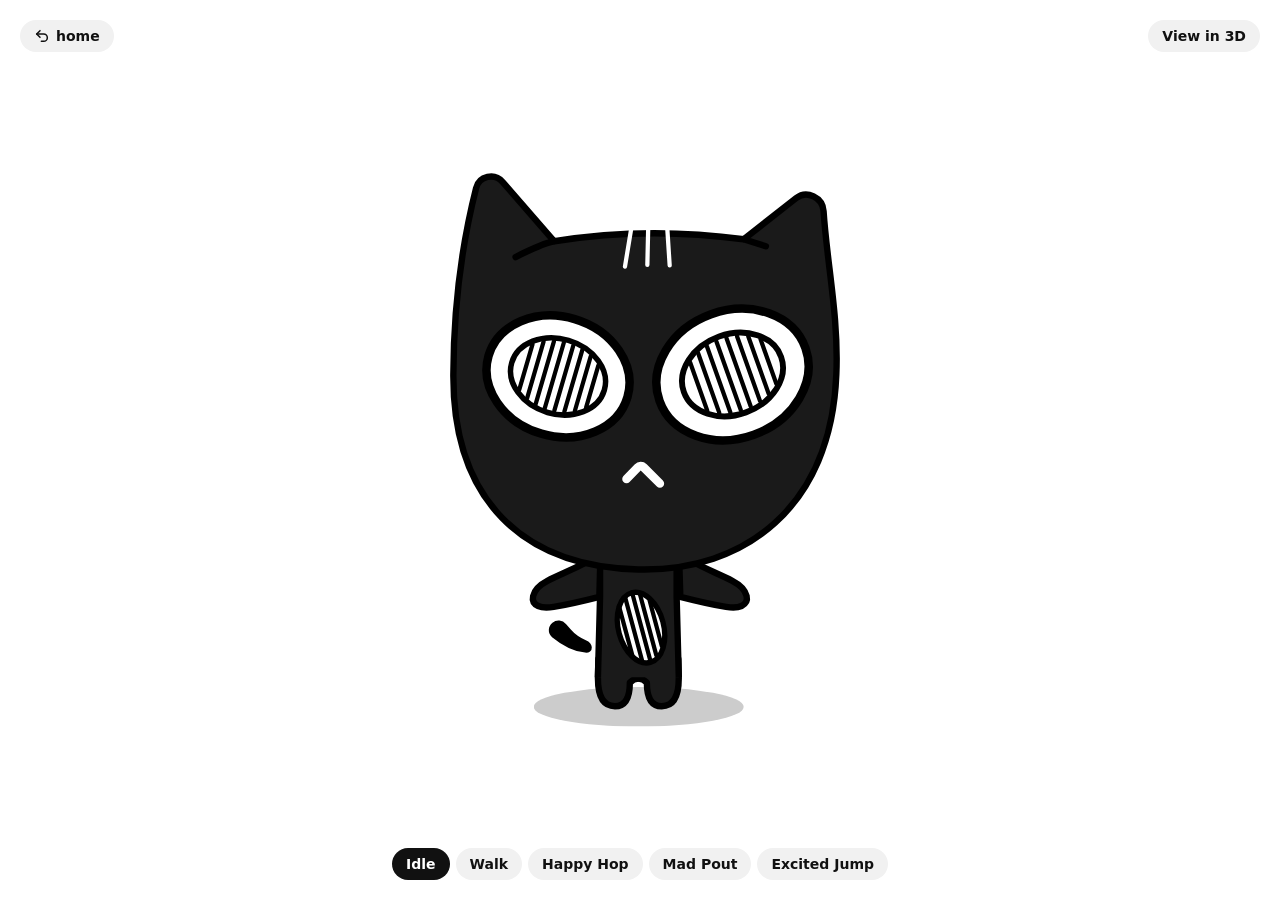
<file: 2D-cat-animations.html>
<!DOCTYPE html>
<html lang="en">
<head>
  <meta charset="UTF-8">
  <meta name="viewport" content="width=device-width, initial-scale=1.0">
  <title>2D Cat Animations</title>
  <link rel="icon" href="assets/icons/LDH-logo01.png" type="image/png">
  <link rel="stylesheet" href="assets/css/cursor.css">
  <script src="assets/js/cursor.js" defer></script>
  <link rel="stylesheet" href="assets/css/cat-pages.css">
  <style>
    :root {
      --bg: #ffffff;
      --ink: #111111;
      --muted: #6b6b6b;
      --chip: #f1f1f1;
      --chip-hover: #e6e6e6;
    }
    html, body { margin: 0; height: 100%; background: var(--bg); overflow: hidden; }
    body { font-family: system-ui, -apple-system, "Segoe UI", Roboto, sans-serif; color: var(--ink); }
    #stage {
      position: fixed; inset: 0 0 72px; display: grid; place-items: center;
    }
    #stage svg { height: min(100vh - 130px, 640px); width: auto; max-width: 90vw; overflow: visible; }
    #states {
      position: fixed; left: 50%; bottom: 20px; transform: translateX(-50%);
      display: flex; flex-wrap: wrap; justify-content: center; gap: 6px;
      width: max-content; max-width: calc(100% - 32px);
    }
    #states button {
      font: inherit; font-size: 14px; font-weight: 600;
      padding: 8px 14px; border: 0; border-radius: 999px;
      background: var(--chip); color: var(--ink); cursor: pointer;
    }
    #states button:hover { background: var(--chip-hover); }
    #states button[aria-pressed="true"] { background: var(--ink); color: var(--bg); }
    #states button:focus-visible { outline: 2px solid var(--ink); outline-offset: 2px; }
  </style>
</head>
<body>
<a class="cat-page-link cat-page-link--home" href="index.html"><svg viewBox="0 0 24 24" fill="none" stroke="currentColor" stroke-width="2.25" stroke-linecap="round" stroke-linejoin="round" aria-hidden="true" focusable="false"><path d="M9 14 4 9l5-5"/><path d="M4 9h10.5a5.5 5.5 0 0 1 0 11H11"/></svg> home</a>
<a class="cat-page-link cat-page-link--switch" href="3D-cat-animations.html">View in 3D</a>
<div id="stage"></div>
<nav id="states" aria-label="Animation"></nav>

<script type="module">
// The 2D cat's animation states — the same five states, poses and timing as 3D-cat-animations.html,
// drawn with the site's 2D cat artwork (assets/images/2D-cat-idle.svg, 2D-cat-happy.svg,
// cat-shadow.svg). Only the motions that exist in a flat, front-on drawing apply: the 3D page's
// turning toward/away from the viewer and its forward/back arm and leg swings have no 2D equivalent.
//
// Everything is rigged in the original design's coordinates (Figma "Cat Character" frame), which
// is where the pivots and pose values come from. The site's 2D files are the same drawing at
// 0.61967× scale, so they're placed with ASSET_TO_RIG.

const SVG_NS = 'http://www.w3.org/2000/svg';
const ASSET_TO_RIG = 'matrix(1.613754 0 0 1.613754 117.0016 66.0025)';
const DEG = 180 / Math.PI;

// Shapes in rig coordinates that aren't in the 2D files.
// Arms at the sides: Figma frame 9:189.
const ARMS_DOWN = {
  L: 'M212.863 458.598C226.896 450.831 245.847 443.407 262.143 432V472C250.048 475.456 234.968 479.658 219.482 482.672C214.623 483.617 209.452 484.286 204.896 482.348C200.712 480.567 199.027 477.536 199.842 473.256C201.112 466.589 206.925 461.885 212.863 458.598Z',
  R: 'M386.28 458.598C372.246 450.831 353.296 443.407 337 432V472C349.095 475.456 364.175 479.658 379.661 482.672C384.52 483.617 389.691 484.286 394.246 482.348C398.431 480.567 400.116 477.536 399.301 473.256C398.031 466.589 392.218 461.885 386.28 458.598Z',
};
// The body outline split into torso + two legs (same outline, so the legs can move on their own).
// The torso reaches down to the crotch and is outlined only along its sides, so with the grey fill
// no seam shows where it overlaps the legs (they read as one outline, like the Body layer).
const TORSO = 'M262.143 432H334.143V472L336.155 547H260.136L262.143 472Z';
const TORSO_SIDES = 'M260.136 547L262.143 472V432H334.143V472L336.155 547';
const LEGS = {
  L: 'M260.56 530L260.143 548C260.143 565.333 265.476 574 276.143 574C285.476 574 290.143 566.667 290.143 552C292.6 549.6 295.2 548.3 298.143 548.2V530Z',
  R: 'M298.143 530V548.2C301.1 548.3 303.7 549.6 306.143 552C306.143 566.667 310.809 574 320.143 574C330.809 574 336.143 565.333 336.143 548L335.72 530Z',
};
// The pout (Mad Pout) and the anger mark, as on the 3D cat.
const POUT = 'M285 364C288.5 354.5 295 352.5 300.5 359.5C306 352.5 312.5 354.5 316 364';
const ANGER_MARK = { x: 402, y: 172, r: 21, gap: 5 };
function angerMarkPath({ x, y, r, gap }) {
  const corners = [[-1, -1], [1, -1], [1, 1], [-1, 1]];
  return corners.map(([sx, sy]) =>
    `M${x + sx * r} ${y + sy * gap}Q${x + sx * gap} ${y + sy * gap} ${x + sx * gap} ${y + sy * r}`).join('');
}

const PIVOTS = {
  feet: [298, 577], head: [298, 440], tail: [256, 516],
  armL: [262, 452], armR: [336, 452],   // shoulders
  legL: [283, 538], legR: [313, 538],   // hips
};

// ---------- build the rig from the 2D artwork ----------
function el(name, attrs = {}, ...children) {
  const node = document.createElementNS(SVG_NS, name);
  for (const [k, v] of Object.entries(attrs)) node.setAttribute(k, v);
  node.append(...children);
  return node;
}
async function loadSvg(url) {
  const text = await (await fetch(url)).text();
  return new DOMParser().parseFromString(text, 'image/svg+xml');
}
// A layer from one of the 2D files, placed in rig coordinates (ids dropped so copies don't clash).
// It keeps the file's root fill="none", which shapes without their own fill rely on.
function asset(doc, id) {
  const node = doc.getElementById(id).cloneNode(true);
  node.removeAttribute('id');
  for (const child of node.querySelectorAll('[id]')) child.removeAttribute('id');
  return el('g', { transform: ASSET_TO_RIG, fill: doc.documentElement.getAttribute('fill') || 'black' }, node);
}
const solid = (d) => el('path', { d, fill: '#1A1A1A', stroke: 'black', 'stroke-width': 6, 'stroke-linejoin': 'round' });
const torso = () => el('g', {}, el('path', { d: TORSO, fill: '#1A1A1A' }),
  el('path', { d: TORSO_SIDES, fill: 'none', stroke: 'black', 'stroke-width': 6, 'stroke-linejoin': 'round' }));
const whiteLine = (d, width) => el('path', { d, stroke: 'white', 'stroke-width': width, 'stroke-linecap': 'round', 'stroke-linejoin': 'round', fill: 'none' });

const [idle, happy] = await Promise.all([loadSvg('assets/images/2D-cat-idle.svg'), loadSvg('assets/images/2D-cat-happy.svg')]);

const parts = {
  tail: el('g', {}, asset(idle, 'Tail')),
  legL: el('g', {}, solid(LEGS.L)),
  legR: el('g', {}, solid(LEGS.R)),
  armL: el('g'),
  armR: el('g'),
  head: el('g'),
};
// Each arm has both drawings: arms down (frame 9:189) and the design's arms up. The arm rotates at
// the shoulder, and shows whichever drawing it's closer to, so Happy Hop shows the exact design.
const arms = {
  L: { down: solid(ARMS_DOWN.L), up: asset(idle, 'Arm Up L') },
  R: { down: solid(ARMS_DOWN.R), up: asset(idle, 'Arm Up R') },
};
parts.armL.append(arms.L.down, el('g', {}, arms.L.up));
parts.armR.append(arms.R.down, el('g', {}, arms.R.up));

const face = {
  eyesOpen: el('g', {}, asset(idle, 'Eye L'), asset(idle, 'Eye R')),
  eyesClosed: el('g', {}, asset(happy, 'Closed Eye L'), asset(happy, 'Closed Eye R')),
  mouthIdle: asset(idle, 'Mouth'),
  mouthSmile: asset(happy, 'Mouth'),
  mouthPout: whiteLine(POUT, 8),
};
const mark = el('g', {}, whiteLine(angerMarkPath(ANGER_MARK), 6));
parts.head.append(asset(idle, 'Head'), asset(idle, 'Stitches'), ...Object.values(face), mark);

const root = el('g', {},
  parts.tail, parts.armL, parts.armR, parts.legL, parts.legR, torso(), asset(idle, 'Belly'), parts.head);
const svg = el('svg', { viewBox: '100 0 400 600', role: 'img', 'aria-label': 'Black cat character' },
  el('image', { href: 'assets/images/cat-shadow.svg', x: 200, y: 556, width: 197, height: 37 }),
  root);
document.getElementById('stage').append(svg);

// Which face layers each expression shows (same faces as the 3D cat).
const FACES = {
  idle:    ['eyesOpen', 'mouthIdle'],
  happy:   ['eyesClosed', 'mouthSmile'],
  mad:     ['eyesClosed', 'mouthPout'],
  excited: ['eyesOpen', 'mouthSmile'],
};

// ---------- animation states (identical to the 3D cat) ----------
// Each state is a function of time (seconds since it started) returning a pose.
// Pose units: y / headY / leg lifts in design pixels (y up for the jump), rotations in radians,
// squash as a height multiplier (volume is kept).
const ARM_UP = 0.56;   // shoulder rotation from "arms down" (frame 9:189, the rest pose) to the design's "arms up" (frame 10:498)

const REST = {
  y: 0, squash: 1, turn: 0, lean: 0,
  headY: 0, headTilt: 0,
  armL: 0, armR: 0, armLFwd: 0, armRFwd: 0,
  legLx: 0, legLz: 0, legLy: 0, legRx: 0, legRz: 0, legRy: 0,
  tail: 0, markAlpha: 0, markScale: 1,
};

const TAU = Math.PI * 2;
const clamp01 = (v) => Math.min(Math.max(v, 0), 1);
const easeOut = (v) => 1 - (1 - v) ** 3;
const easeIn = (v) => v ** 3;
const easeInOut = (v) => (v < 0.5 ? 4 * v ** 3 : 1 - (-2 * v + 2) ** 3 / 2);
const span = (t, a, b) => clamp01((t - a) / (b - a));   // 0 → 1 as t goes from a to b
const lerp = (a, b, v) => a + (b - a) * v;

// Piecewise-linear keyframes: [[time, value], ...]
function keyframes(frames, t) {
  for (let i = 1; i < frames.length; i++) {
    const [t1, v1] = frames[i];
    if (t <= t1) {
      const [t0, v0] = frames[i - 1];
      return lerp(v0, v1, (t - t0) / (t1 - t0));
    }
  }
  return frames[frames.length - 1][1];
}

// The hop pattern from the Figma motion on frame 9:95 ("cat" node): a 2 s loop with three
// 24 px hops in the first third (keyframes at 0, 4.863, 10.293, 17.15, 22.678, 28.759, 33.956 %).
const HOP_LOOP = 2;
const HOPS = [0, 4.863, 10.293, 17.15, 22.678, 28.759, 33.956, 100].map((p, i) => [p / 100 * HOP_LOOP, [0, 24, 0, 24, 0, 24, 0, 0][i]]);

const STATES = {
  // Idle: the original idle, with the arms down at the sides (frame 9:189).
  idle: {
    label: 'Idle',
    face: 'idle',
    pose(t) {
      const breath = Math.sin(t * 2.2);
      const armSway = Math.sin(t * 2.2 - 0.3) * 0.035;
      return {
        turn: Math.sin(t * 0.6) * 0.45,
        squash: 1 + breath * 0.008,
        headY: Math.sin(t * 2.2 - 0.6) * 2.5,
        headTilt: Math.sin(t * 1.1) * 0.025,
        armL: armSway,
        armR: -armSway,
        tail: Math.sin(t * 2.6) * 0.18,
      };
    },
  },

  // Walk: idle face, arms down and swinging gently side to side together (content), waddling
  // in place.
  walk: {
    label: 'Walk',
    face: 'idle',
    pose(t) {
      const cycle = 0.9;
      const p = (t / cycle) * TAU;
      const s = Math.sin(p), c = Math.cos(p);
      return {
        turn: 0.5,
        y: Math.abs(Math.sin(p)) * 5,
        squash: 1 - Math.abs(Math.cos(p)) * 0.02,
        lean: s * 0.05,
        headY: -Math.abs(Math.sin(p)) * 1.5,
        headTilt: -s * 0.04,
        armL: s * 0.14,
        armR: s * 0.14,
        legLx: s * 0.5,
        legRx: -s * 0.5,
        legLy: -Math.max(0, c) * 6,
        legRy: -Math.max(0, -c) * 6,
        tail: Math.sin(p + 1) * 0.22,
      };
    },
  },

  // Happy Hop: frame 9:95 exactly — closed happy eyes, smile, the design's arms, and the
  // Figma hop timing. Nothing added.
  happy: {
    label: 'Happy Hop',
    face: 'happy',
    pose(t) {
      return { y: keyframes(HOPS, t % HOP_LOOP), armL: ARM_UP, armR: -ARM_UP };
    },
  },

  // Mad Pout: pouting mouth, a throbbing anger mark, arms stiff at the sides, and the same
  // three-hop bounce as Happy Hop (smaller and stompier).
  mad: {
    label: 'Mad Pout',
    face: 'mad',
    pose(t) {
      const lt = t % HOP_LOOP;
      const hop = keyframes(HOPS, lt) / 24;              // 0..1 using the same hop timing
      const stomp = Math.sin(hop * Math.PI / 2);
      // The mark throbs on each landing, then settles.
      const landings = [HOPS[2][0], HOPS[4][0], HOPS[6][0]];
      const throb = Math.max(...landings.map((l) => Math.exp(-(((lt - l) * 14) ** 2))));
      const huff = easeOut(span(t, 0, 0.4));
      return {
        y: hop * 12,
        squash: 1 + stomp * 0.04 - throb * 0.05,
        turn: -0.32 * huff + Math.sin(t * 1.3) * 0.03,
        headTilt: 0.06 * huff + Math.sin(t * 9) * 0.01 * (1 - hop),
        headY: throb * 2,
        armL: -0.12,
        armR: 0.12,
        tail: Math.sin(t * 9) * 0.28,
        markAlpha: huff,
        markScale: 1 + throb * 0.22 + Math.sin(t * 6) * 0.03,
      };
    },
  },

  // Excited Jump: crouch, then a big jump where the arms fly from the sides up into the air and
  // one leg kicks out to the side. Land with a squash, then a short pause.
  excited: {
    label: 'Excited Jump',
    face: 'excited',
    pose(t) {
      const lt = t % 1.8;
      const crouch = easeInOut(span(lt, 0, 0.18)) * (1 - easeOut(span(lt, 0.18, 0.28)));
      const rise = easeOut(span(lt, 0.2, 0.48));
      const fall = easeIn(span(lt, 0.48, 0.74));
      const land = Math.sin(span(lt, 0.74, 1.0) * Math.PI) * (1 - span(lt, 0.74, 1.0) * 0.4);
      const armsUp = easeOut(span(lt, 0.2, 0.4)) * (1 - easeInOut(span(lt, 0.66, 0.95)));
      const kick = easeOut(span(lt, 0.26, 0.44)) * (1 - easeInOut(span(lt, 0.56, 0.76)));
      const air = rise * (1 - fall);
      // Quick happy flaps while the arms are up (the head is too big for them to go higher).
      const flap = Math.sin((lt - 0.3) * 30) * 0.1 * armsUp * air;
      return {
        y: 64 * air,
        squash: 1 - crouch * 0.12 + Math.sin(span(lt, 0.2, 0.5) * Math.PI) * 0.08 - land * 0.1,
        headY: crouch * 4 + land * 3 - Math.sin(span(lt, 0.2, 0.5) * Math.PI) * 3,
        headTilt: Math.sin(span(lt, 0.2, 0.74) * Math.PI) * -0.05,
        armL: lerp(0, ARM_UP + 0.14, armsUp) + flap,
        armR: lerp(0, -ARM_UP - 0.14, armsUp) - flap,
        armLFwd: armsUp * 0.5,
        armRFwd: armsUp * 0.5,
        legRz: -kick * 0.55,
        legRx: -kick * 0.45,
        legRy: -kick * 3,
        tail: Math.sin(lt * 7) * 0.25 + air * 0.3,
      };
    },
  },
};

// ---------- player: blends between states so every switch is smooth ----------
const BLEND_TIME = 0.3, FACE_FADE = 0.18;
const player = { state: 'idle', start: 0, from: { ...REST }, last: { ...REST }, faceFrom: 'idle', faceTo: 'idle', faceMix: 1 };

function play(name, now) {
  if (!STATES[name] || name === player.state) return;
  player.from = { ...player.last };
  player.state = name;
  player.start = now;
  player.faceFrom = player.faceMix > 0.5 ? player.faceTo : player.faceFrom;
  player.faceTo = STATES[name].face;
  player.faceMix = 0;
  for (const b of document.querySelectorAll('#states button')) b.setAttribute('aria-pressed', b.dataset.state === name);
  history.replaceState(null, '', '#' + name);
}

function samplePose(now) {
  const t = now - player.start;
  const target = { ...REST, ...STATES[player.state].pose(t) };
  const b = easeInOut(clamp01(t / BLEND_TIME));
  const pose = {};
  for (const k of Object.keys(REST)) pose[k] = lerp(player.from[k], target[k], b);
  player.faceMix = clamp01(t / FACE_FADE);
  player.last = pose;
  return pose;
}

// ---------- pose → SVG transforms ----------
const about = ([x, y], deg) => `rotate(${deg} ${x} ${y})`;

function placeArm(group, { down, up }, angle, raise) {
  group.setAttribute('transform', about(PIVOTS[group === parts.armL ? 'armL' : 'armR'], angle * DEG));
  // Past halfway to "arms up", show the design's up-arm drawing, rotated back by ARM_UP.
  const showUp = angle * raise > ARM_UP / 2;
  down.style.display = showUp ? 'none' : '';
  up.parentNode.style.display = showUp ? '' : 'none';
  up.parentNode.setAttribute('transform', about(PIVOTS[group === parts.armL ? 'armL' : 'armR'], -raise * ARM_UP * DEG));
}

function placeLeg(group, pivot, lift, angle) {
  group.setAttribute('transform', `translate(0 ${lift}) ${about(pivot, angle * DEG)}`);
}

function applyPose(p) {
  // Whole cat: jump, then squash/stretch and lean about the feet. (turn and the *Fwd / *x swings
  // are toward/away from the viewer: 3D only.)
  const [fx, fy] = PIVOTS.feet;
  const side = 1 / Math.sqrt(p.squash);
  root.setAttribute('transform',
    `translate(0 ${-p.y}) translate(${fx} ${fy}) rotate(${-p.lean * DEG}) scale(${side} ${p.squash}) translate(${-fx} ${-fy})`);

  parts.head.setAttribute('transform', `translate(0 ${p.headY}) ${about(PIVOTS.head, p.headTilt * DEG)}`);
  parts.tail.setAttribute('transform', about(PIVOTS.tail, p.tail * DEG));
  placeArm(parts.armL, arms.L, p.armL, 1);
  placeArm(parts.armR, arms.R, p.armR, -1);
  placeLeg(parts.legL, PIVOTS.legL, p.legLy, p.legLz);
  placeLeg(parts.legR, PIVOTS.legR, p.legRy, p.legRz);

  const { x, y } = ANGER_MARK;
  mark.setAttribute('opacity', p.markAlpha);
  mark.setAttribute('transform', `translate(${x} ${y}) scale(${p.markScale}) translate(${-x} ${-y})`);

  // Cross-fade the face layers between expressions.
  const from = FACES[player.faceFrom], to = FACES[player.faceTo], m = player.faceMix;
  for (const [name, layer] of Object.entries(face)) {
    const opacity = (from.includes(name) ? 1 - m : 0) + (to.includes(name) ? m : 0);
    layer.setAttribute('opacity', +opacity.toFixed(3));
  }
}

// ---------- controls ----------
const now = () => performance.now() / 1000;
const nav = document.getElementById('states');
for (const [name, { label }] of Object.entries(STATES)) {
  const button = document.createElement('button');
  button.type = 'button';
  button.textContent = label;
  button.dataset.state = name;
  button.setAttribute('aria-pressed', 'false');
  button.addEventListener('click', () => play(name, now()));
  nav.appendChild(button);
}
// Number keys 1–5 switch states too.
window.addEventListener('keydown', (e) => {
  const name = Object.keys(STATES)[Number(e.key) - 1];
  if (name) play(name, now());
});

// Start from the URL: #walk plays Walk; #excited@0.4 freezes Excited Jump at 0.4 s (for inspecting a pose).
const [initial, frozenAt] = location.hash.slice(1).split('@');
let freeze = frozenAt === undefined ? null : Number(frozenAt);
let posed = null;   // a hand-set pose (cat.pose) overrides the animation
player.state = null;
play(STATES[initial] ? initial : 'idle', freeze === null ? now() : 0);
if (freeze !== null) player.from = { ...REST, ...STATES[player.state].pose(freeze) };   // no blend-in when frozen
player.faceFrom = player.faceTo;

// Control from code (e.g. a portfolio page): cat.play('excited'), cat.freeze('walk', 0.3), cat.resume().
window.cat = {
  states: Object.keys(STATES),
  play: (name) => { freeze = null; play(name, now()); },
  freeze: (name, t) => {
    player.state = null;
    play(name, 0);
    freeze = t;
    player.from = { ...REST, ...STATES[name].pose(t) };
    player.faceFrom = player.faceTo;
  },
  pose: (p) => { posed = p; },
  resume: () => { const name = player.state; freeze = null; posed = null; player.state = null; play(name, now()); },
};

function frame() {
  applyPose(posed ? { ...REST, ...posed } : samplePose(freeze ?? now()));
  requestAnimationFrame(frame);
}
frame();
</script>
</body>
</html>
</file>
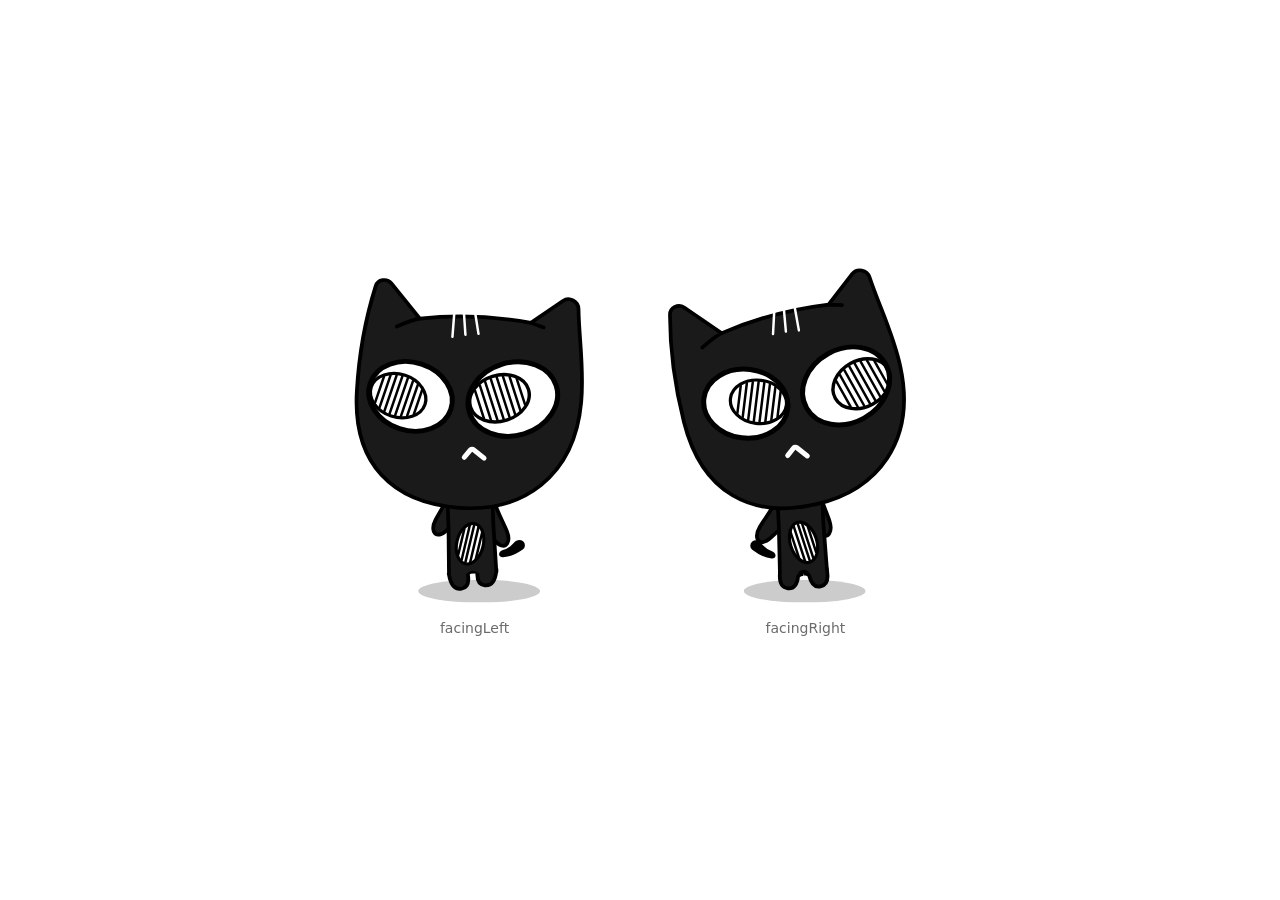
<file: cat-facing-walk.html>
<!DOCTYPE html>
<html lang="en">
<head>
  <meta charset="UTF-8">
  <meta name="viewport" content="width=device-width, initial-scale=1.0">
  <title>Cat Facing Walk (preview)</title>
  <link rel="icon" href="assets/icons/LDH-logo01.png" type="image/png">
  <link rel="stylesheet" href="assets/css/cursor.css">
  <script src="assets/js/cursor.js" defer></script>
  <style>
    html, body { margin: 0; height: 100%; background: #ffffff; }
    body { display: flex; align-items: center; justify-content: center; gap: 80px; font-family: system-ui, sans-serif; }
    figure { margin: 0; text-align: center; }
    figcaption { margin-top: 12px; font-size: 14px; color: #6b6b6b; }
  </style>
</head>
<body>
<!-- Preview only: the facing left / right walk (assets/js/cat-facing-walk.js). Not linked from any page.
     #freeze@0.3 holds both cats at 0.3 s into the walk; #rest shows them standing still. -->
<figure id="left"><figcaption>facingLeft</figcaption></figure>
<figure id="right"><figcaption>facingRight</figcaption></figure>
<script type="module">
import { createFacingCat } from './assets/js/cat-facing-walk.js';
const [mode, at] = location.hash.slice(1).split('@');
for (const facing of ['left', 'right']) {
  const cat = await createFacingCat(facing, { shadow: true });
  document.getElementById(facing).prepend(cat.svg);
  if (mode === 'freeze') cat.freeze(Number(at) || 0);
  if (mode === 'rest') cat.stop();
}
</script>
</body>
</html>
</file>
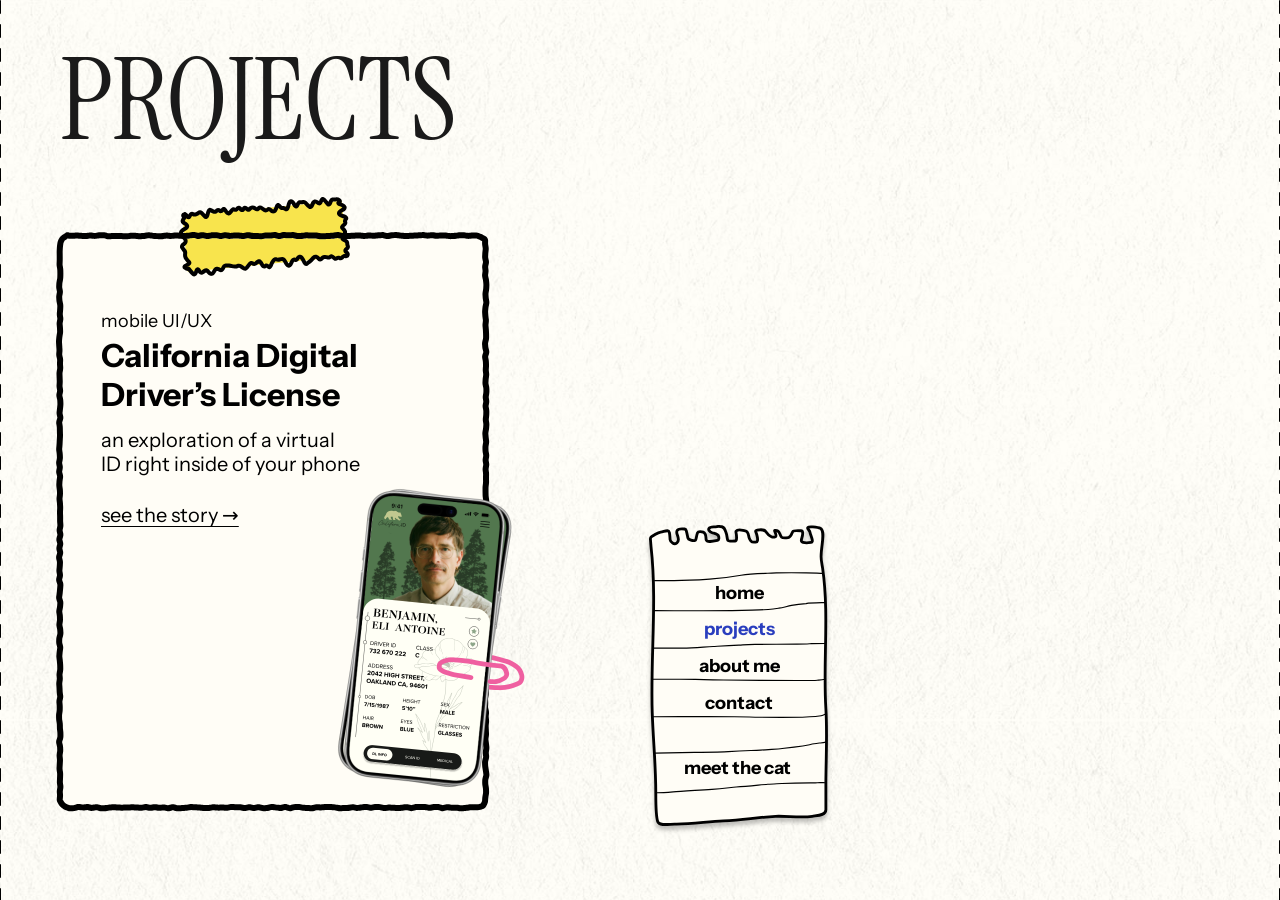
<file: projects.html>
<!DOCTYPE html>
<html lang="en">
<head>
  <meta charset="UTF-8">
  <meta name="viewport" content="width=device-width, initial-scale=1.0">
  <title>Projects</title>
  <link rel="icon" href="assets/icons/LDH-logo01.png" type="image/png">
  <link rel="stylesheet" href="assets/css/cursor.css">
  <script src="assets/js/cursor.js" defer></script>
  <link rel="stylesheet" href="assets/css/style.css">
  <link rel="stylesheet" href="assets/css/case-study.css">
  <link rel="stylesheet" href="assets/css/project-card.css">
</head>
<body>
  <!-- Projects: placeholder page (not designed yet) with a button into each case study.
       Same frame as the homepage (.home: fills the window, min 860px tall) so the notepad nav
       sits in the same place, anchored to the bottom. Content starts at column 4, clear of the nav. -->
  <div class="canvas">
  <div class="home">

    <main class="container grid" style="padding-top: 48px">
      <div style="grid-column: 1 / -1">
        <h1 class="cs-hero__title">Projects</h1>

        <!-- Project card (Figma "case study 01", 2204:536; styles in project-card.css).
             To add a project, copy this <article> and change: the category, title and description
             (use <br> for line breaks), the link's href and hidden project name, and the picture
             (a transparent PNG at 2×, shown 221 × 321 at the card's bottom right). -->
        <article class="project-card" style="margin-top: 48px">
          <img class="project-card__paper" src="assets/images/projects/project-card-paper.svg" width="434" height="580" alt="">
          <img class="project-card__tape" src="assets/images/projects/project-card-tape.svg" width="171" height="80" alt="">
          <img class="project-card__image" src="assets/images/projects/mobile-id/project-card.png" width="221" height="321" alt="The digital driver’s license app on an iPhone, paperclipped to the page">
          <div class="project-card__text">
            <p class="project-card__kind">mobile UI/UX</p>
            <h2 class="project-card__title">California Digital<br>Driver’s License</h2>
            <p class="project-card__desc">an exploration of a virtual<br>ID right inside of your phone</p>
            <a class="project-card__link" href="projects/mobile-id.html">see the story<span class="visually-hidden">: California Digital Driver’s License</span> →</a>
          </div>
        </article>
      </div>
    </main>

    <!-- Notepad nav, copied from index.html (Figma 2161:1198); "projects" is the current page.
         data-clear-of="main": until it's been moved, it starts to the right of the page content. -->
    <nav class="notepad-nav" aria-label="Main" data-clear-of="main">
      <img class="notepad-nav__paper" src="assets/images/notepad-paper.svg" width="317" height="533" alt="">
      <ul class="notepad-nav__links">
        <li><a href="index.html">home</a></li>
        <li><a href="projects.html" aria-current="page">projects</a></li>
        <li><a href="#">about me</a></li>
        <li><a href="#">contact</a></li>
      </ul>
      <a class="notepad-nav__cat" href="#">meet the cat</a>
    </nav>

  </div>
  </div>

  <script src="assets/js/main.js" defer></script>
</body>
</html>
</file>
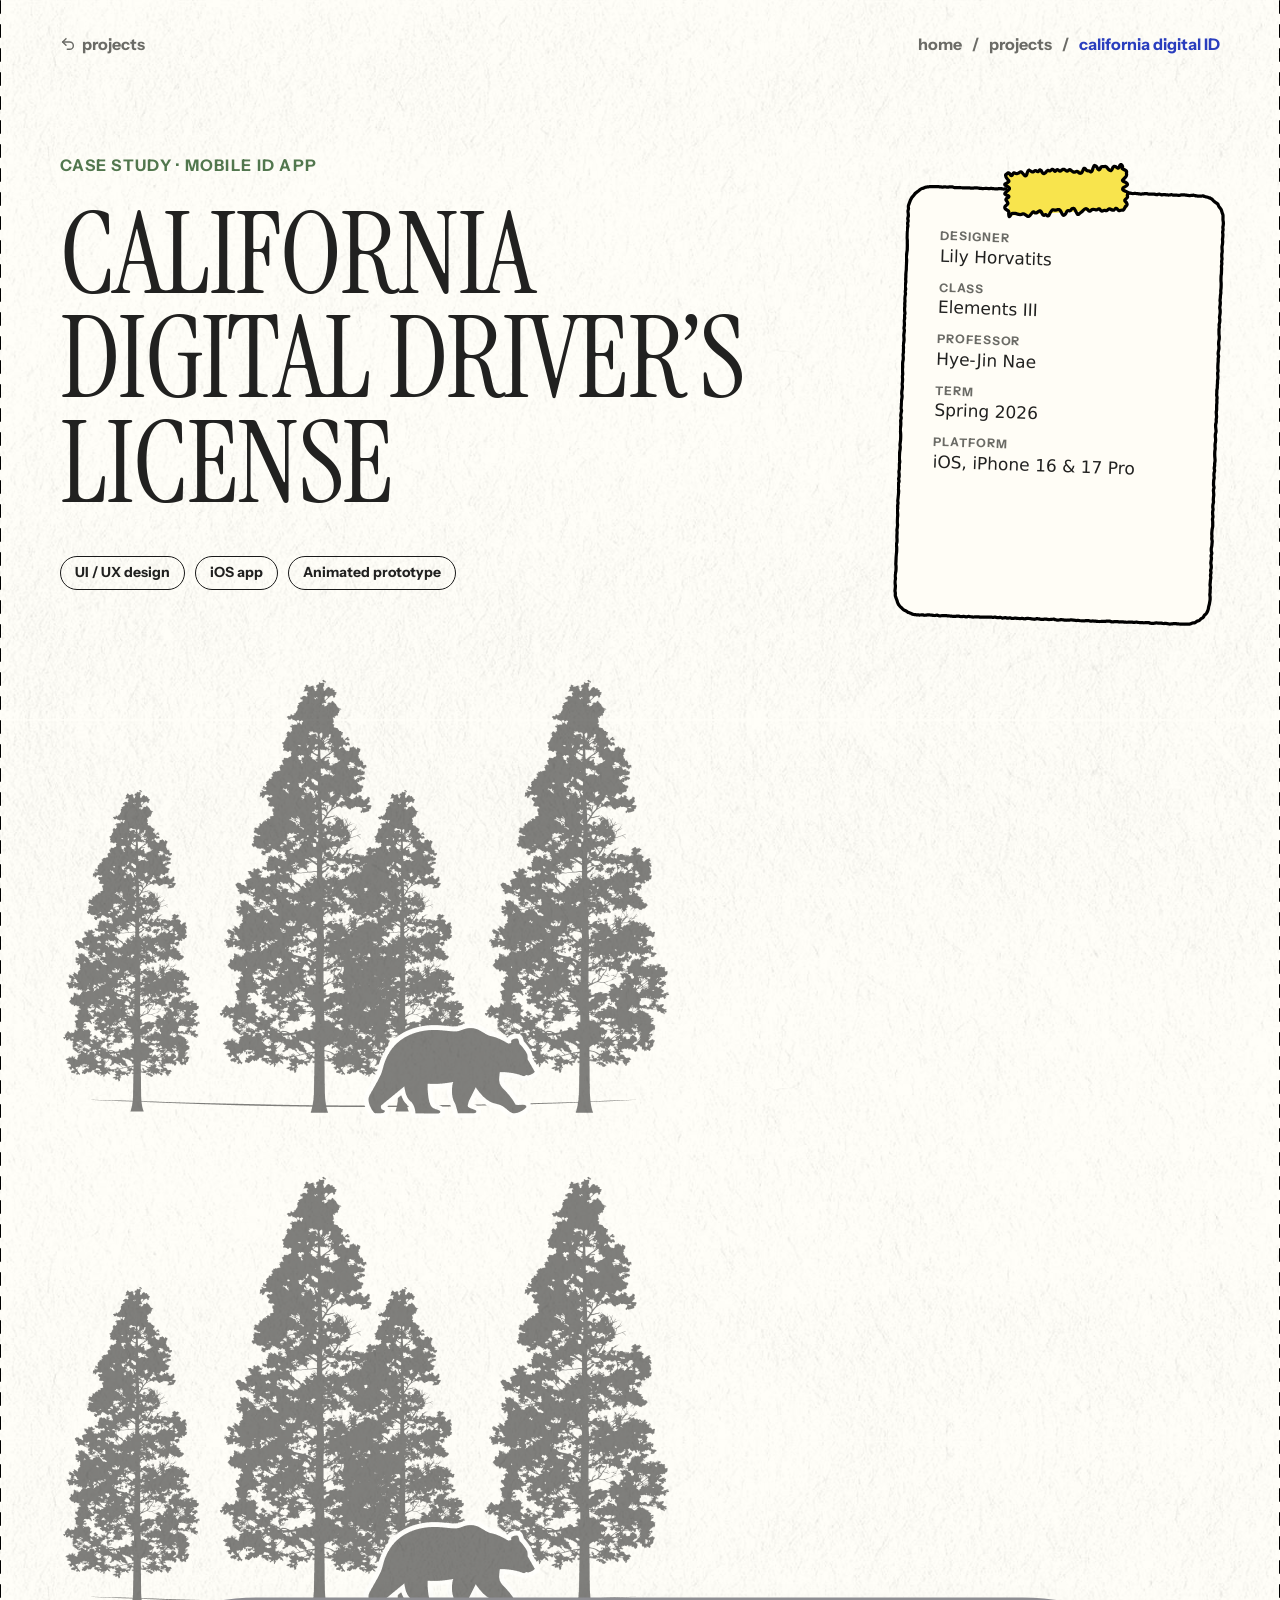
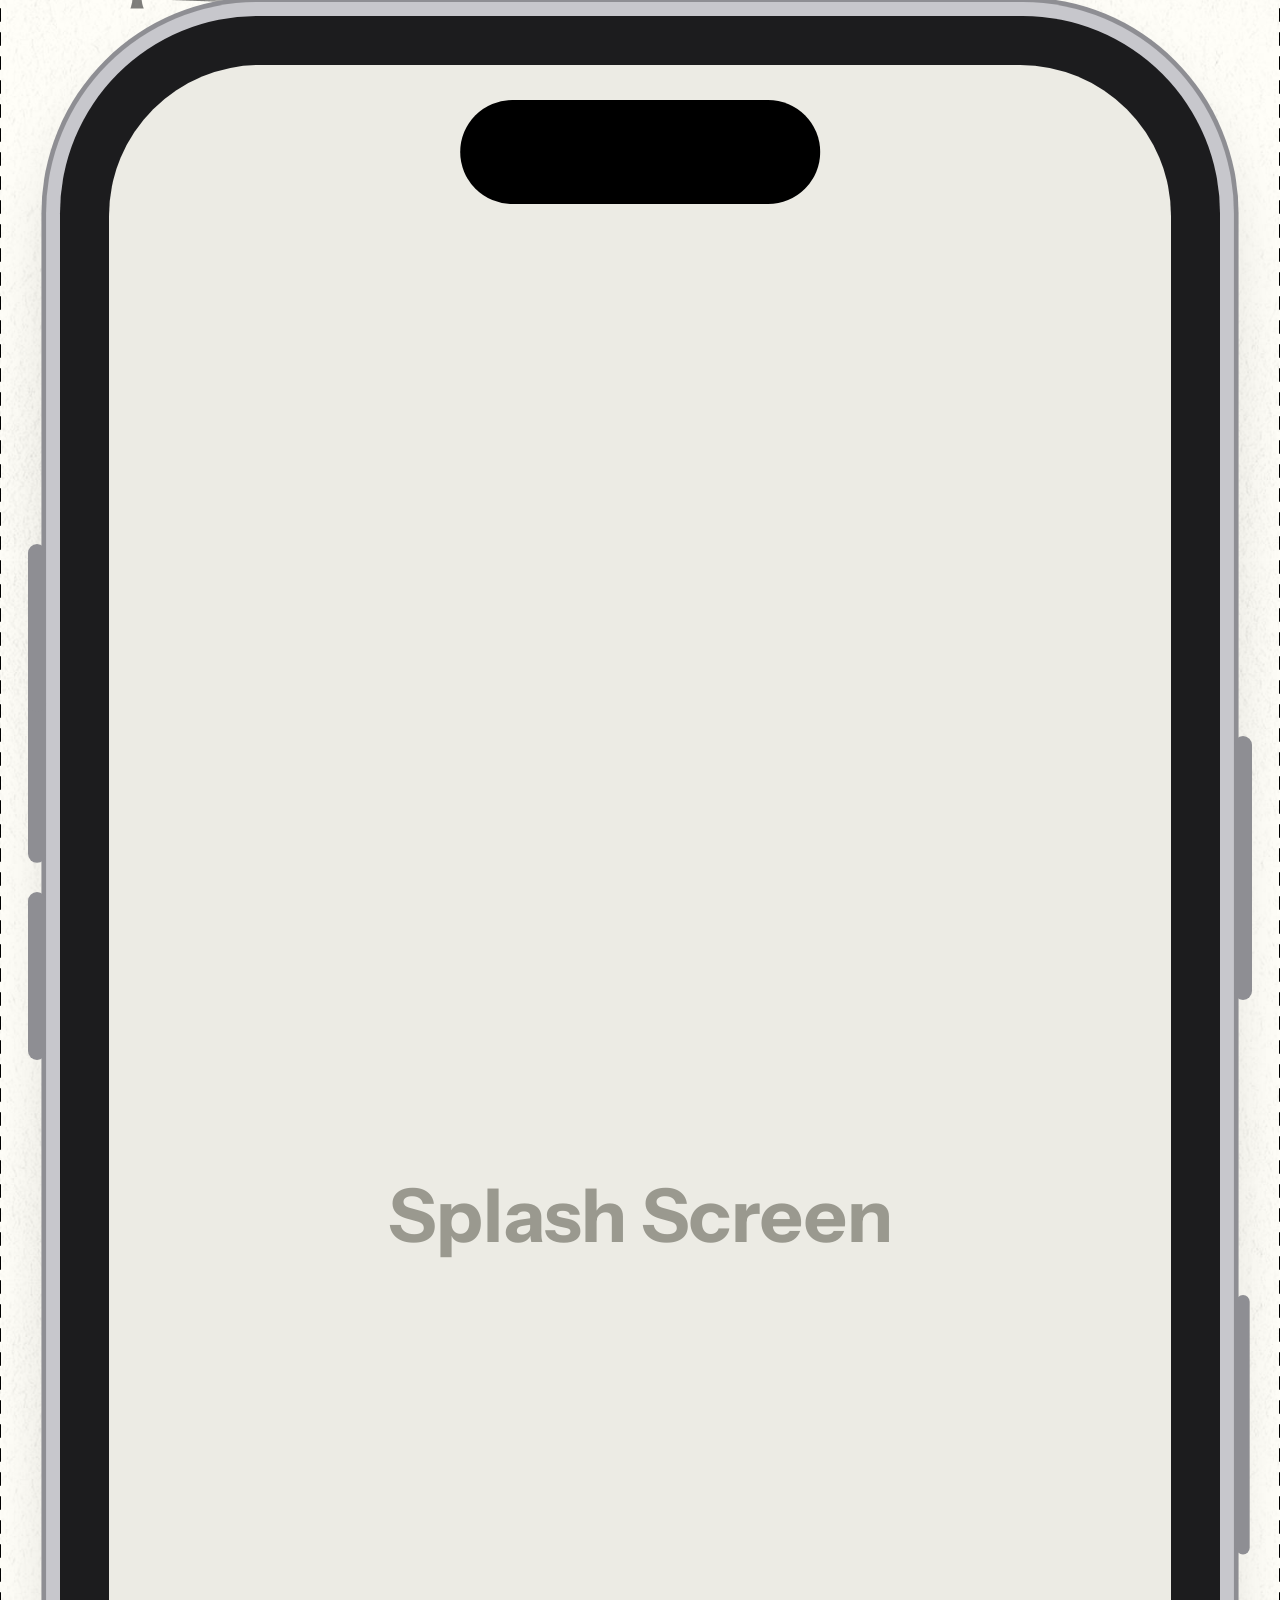
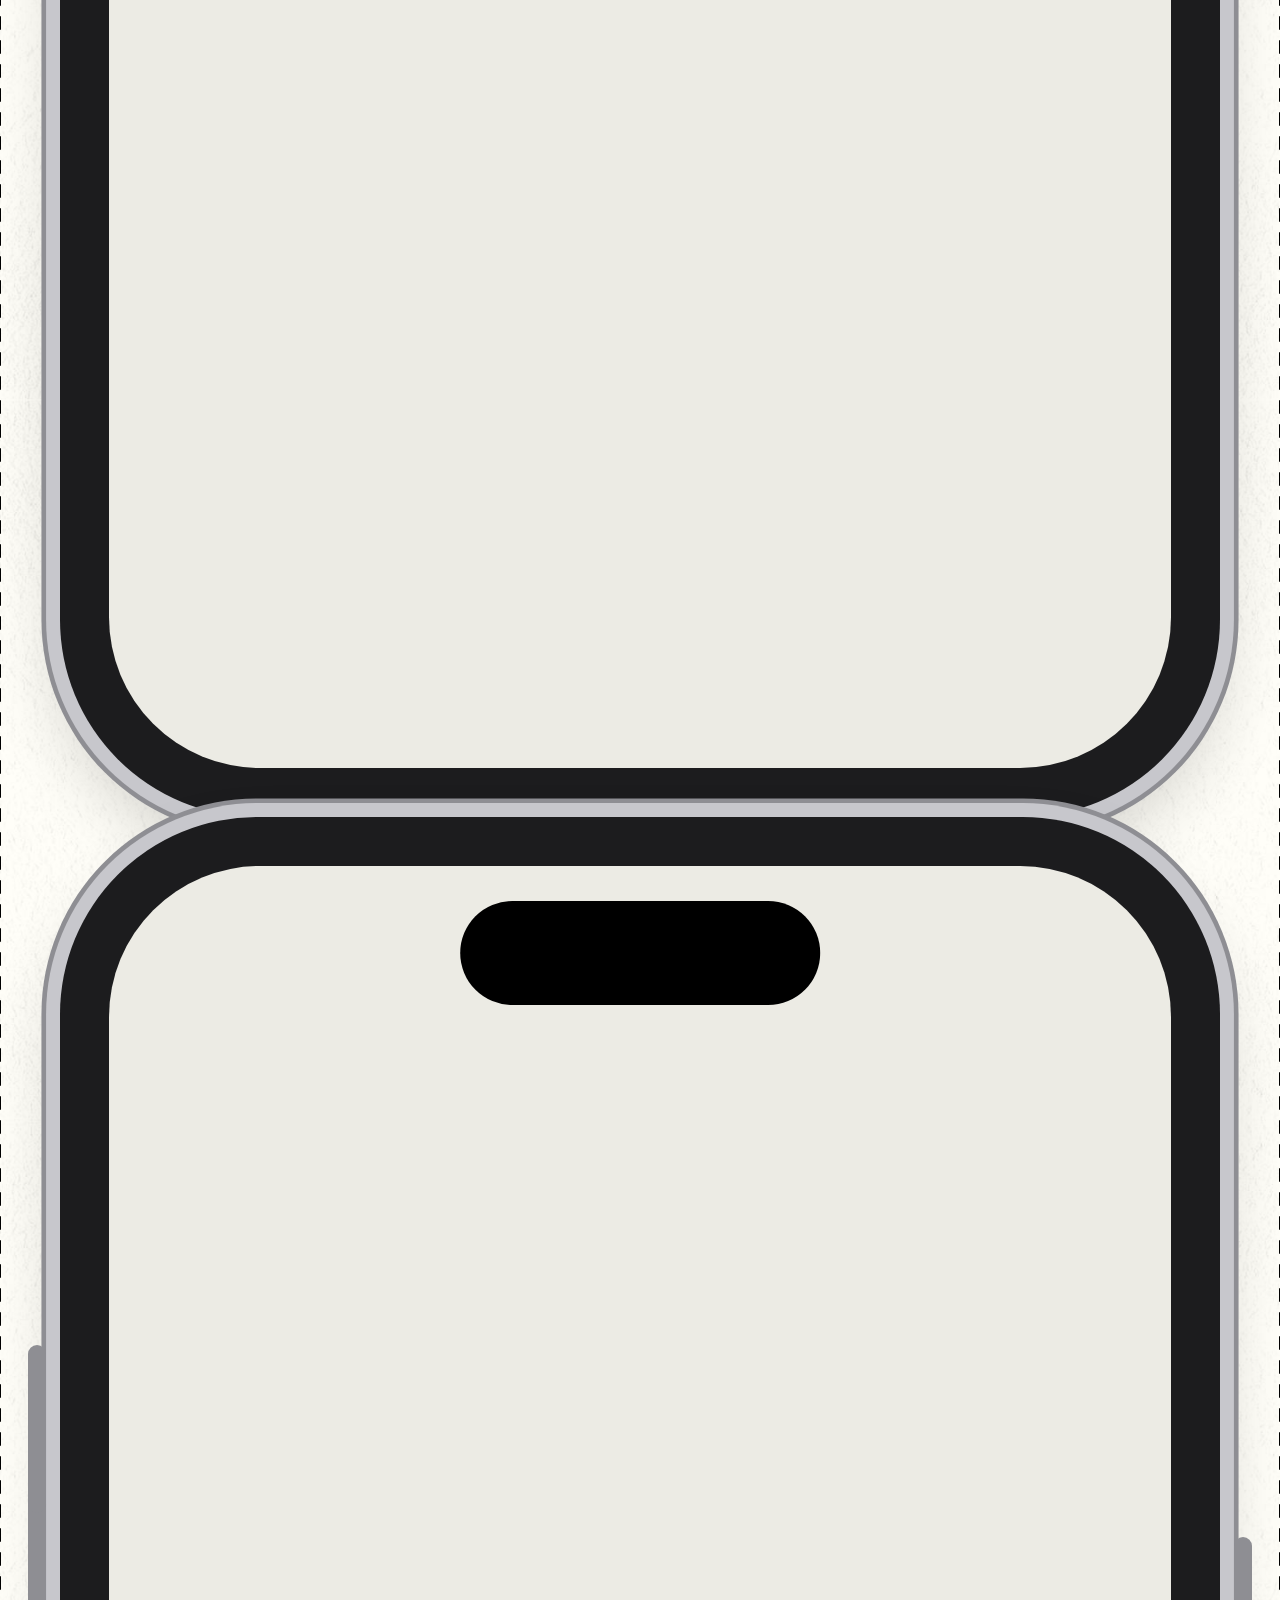
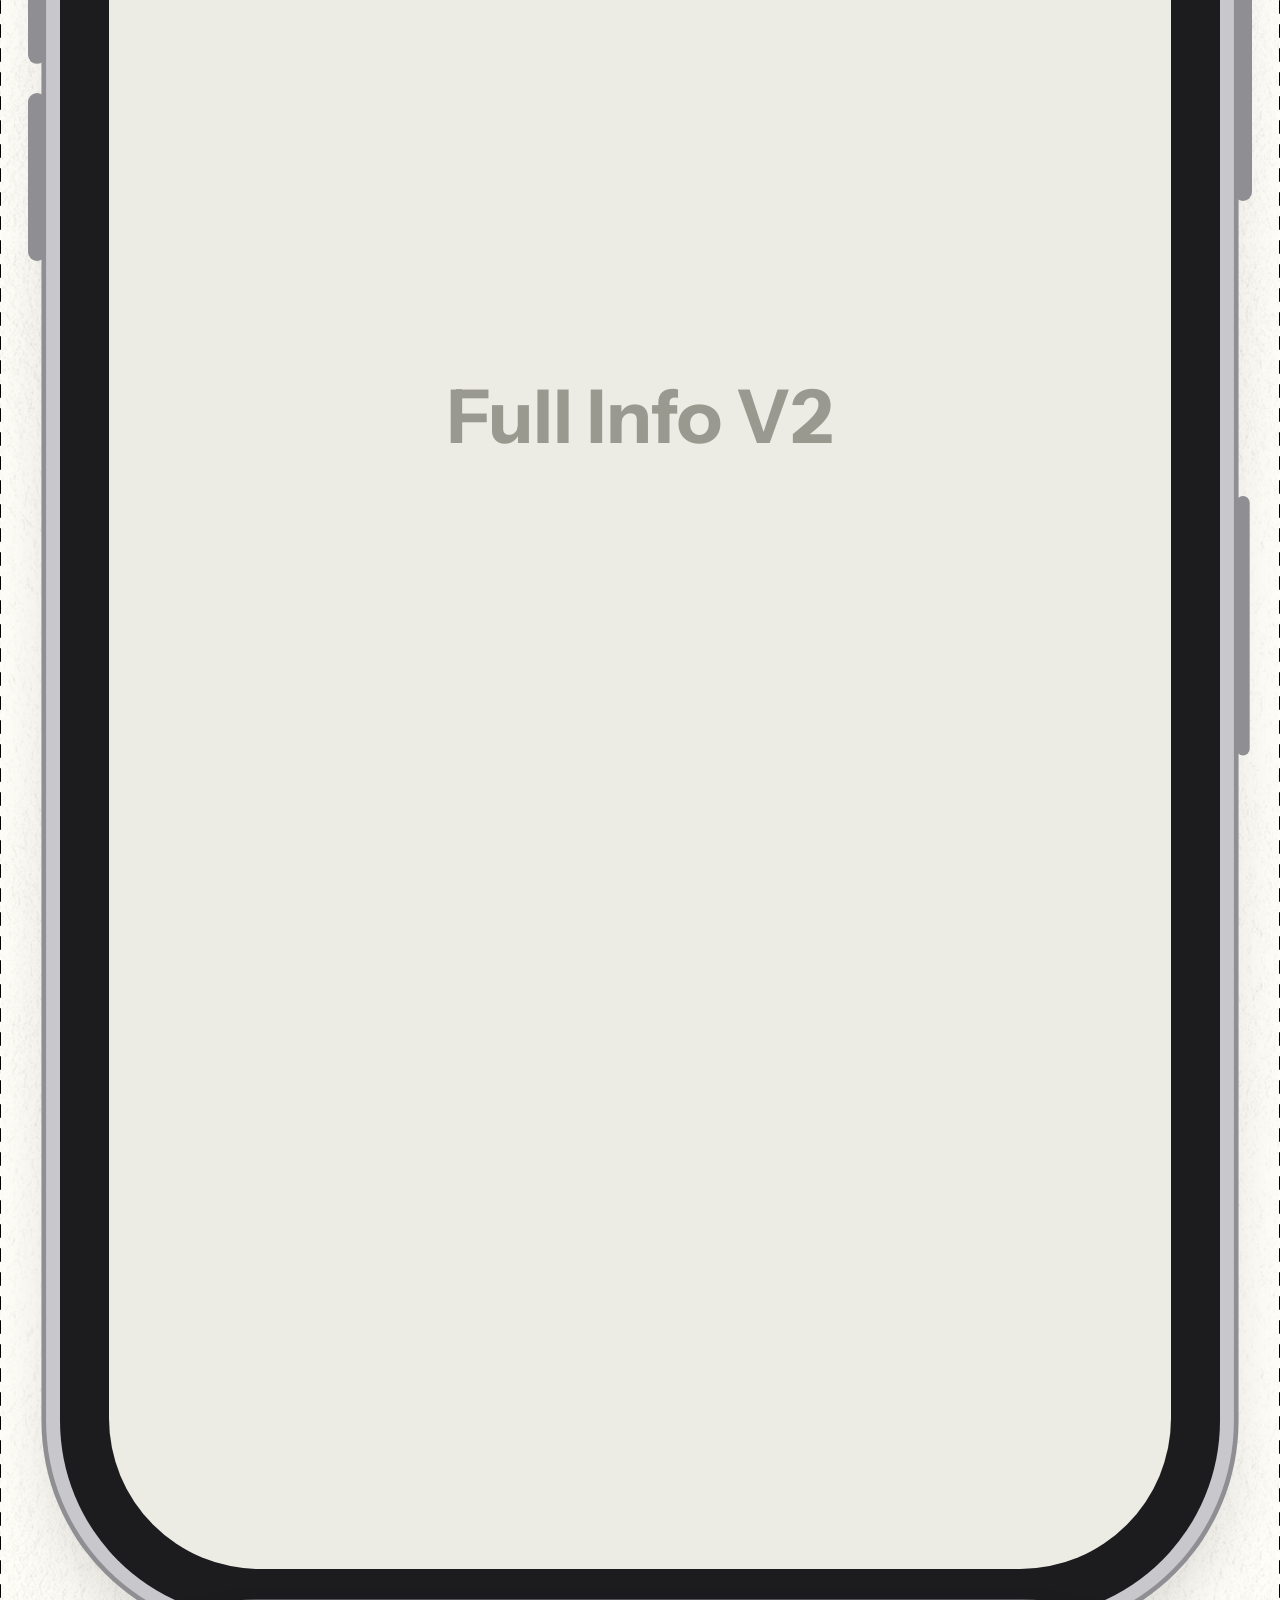
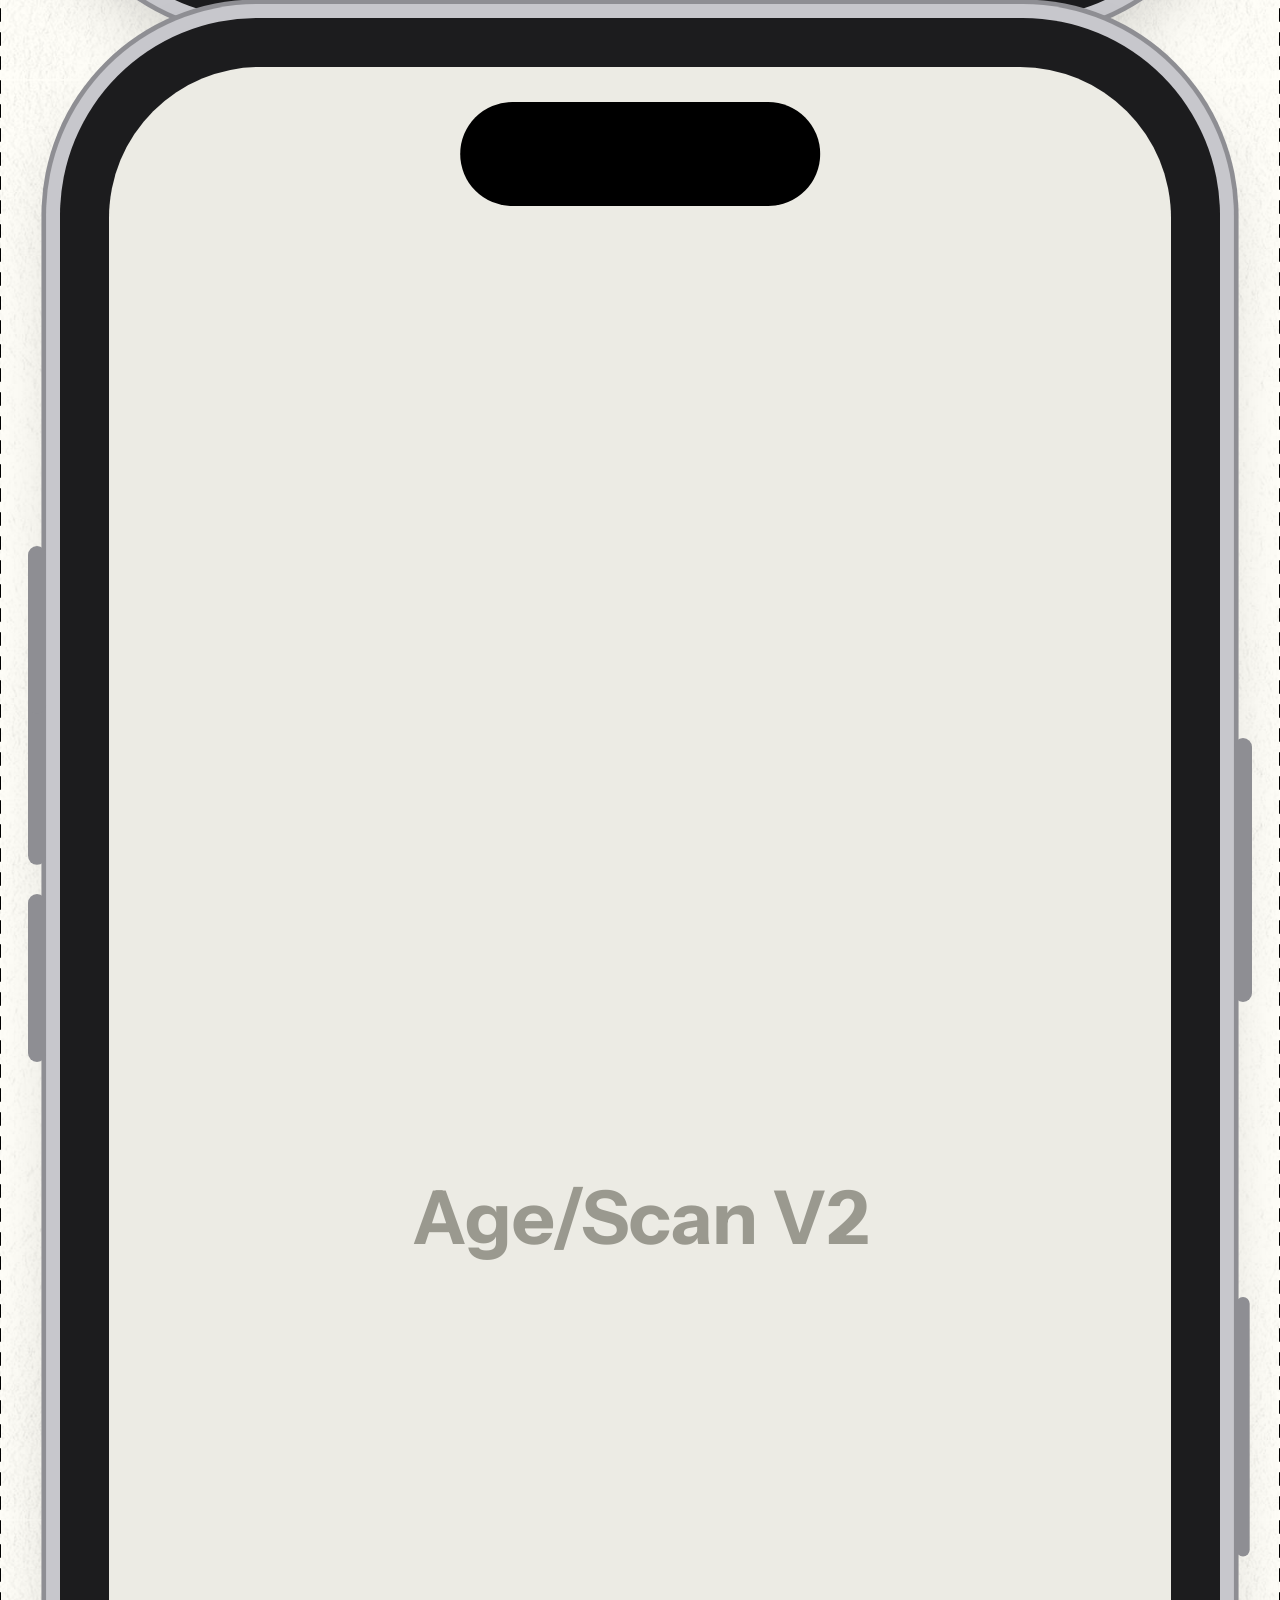
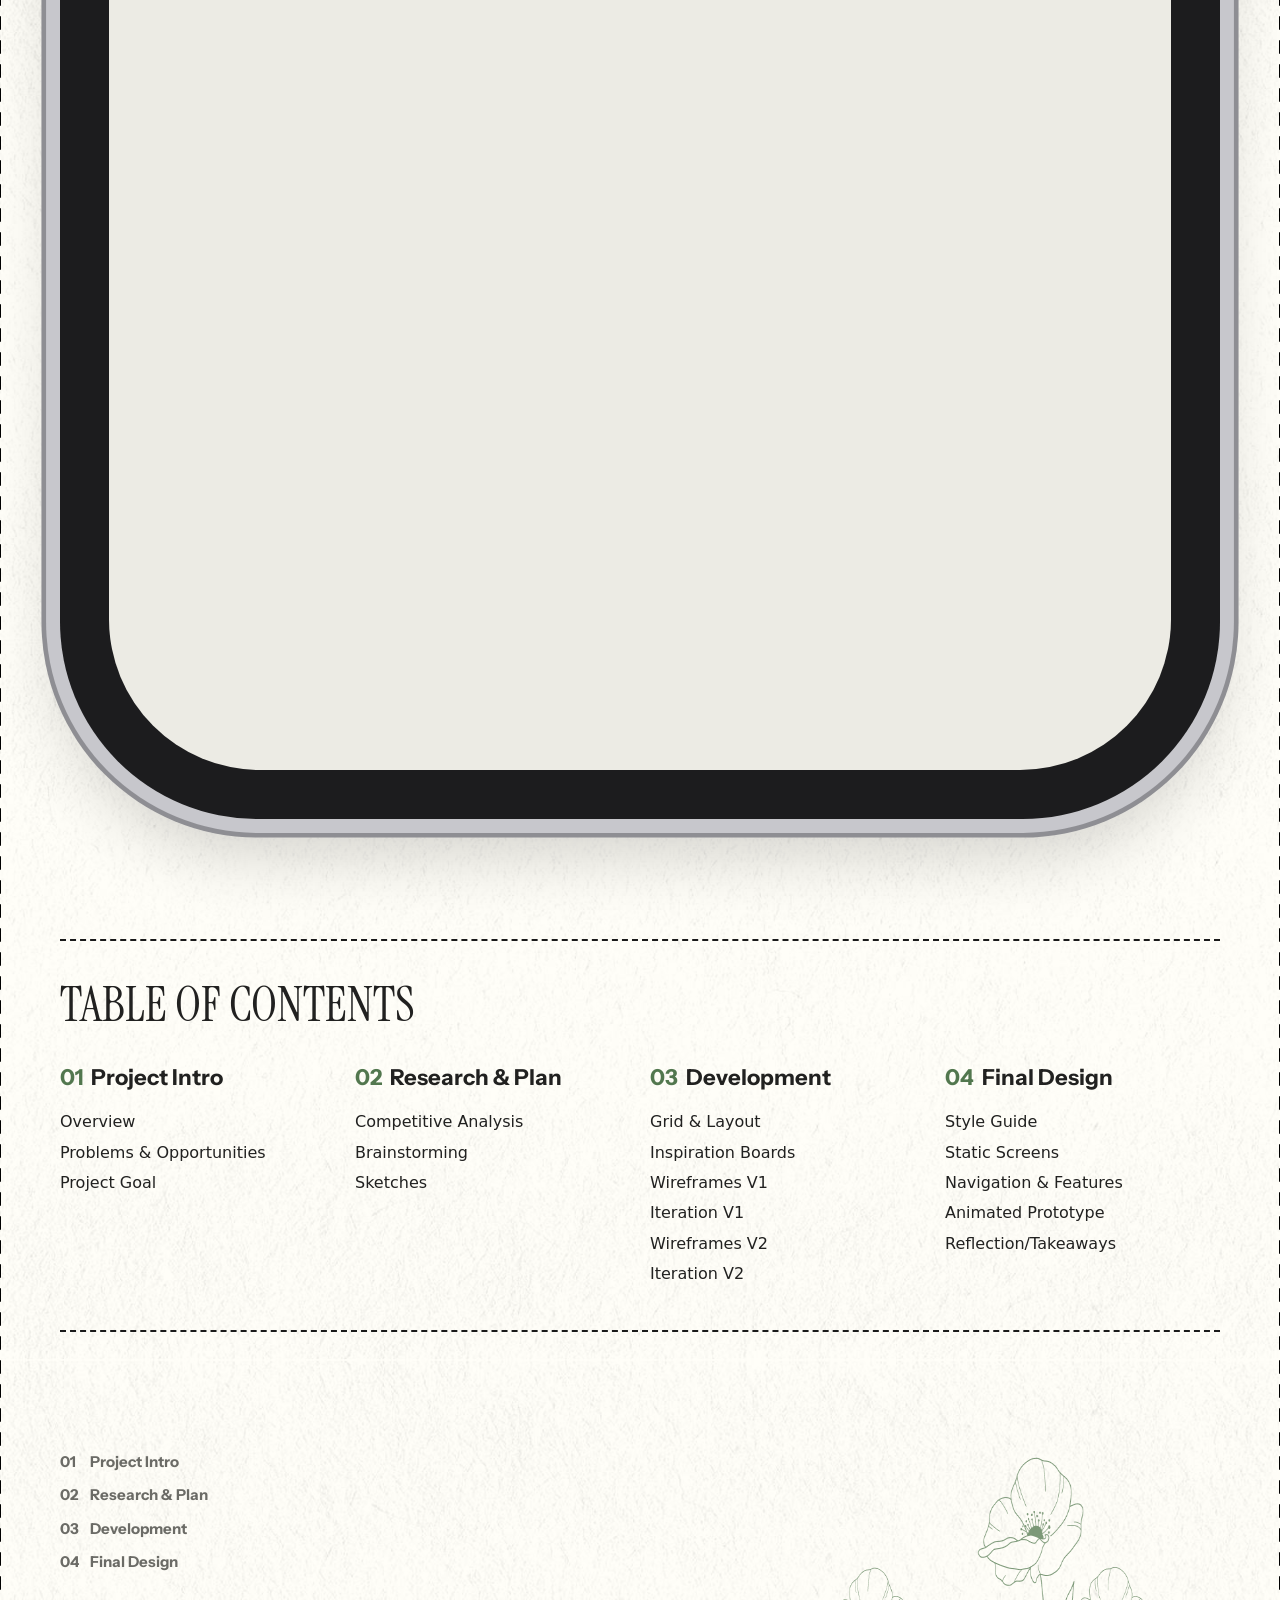
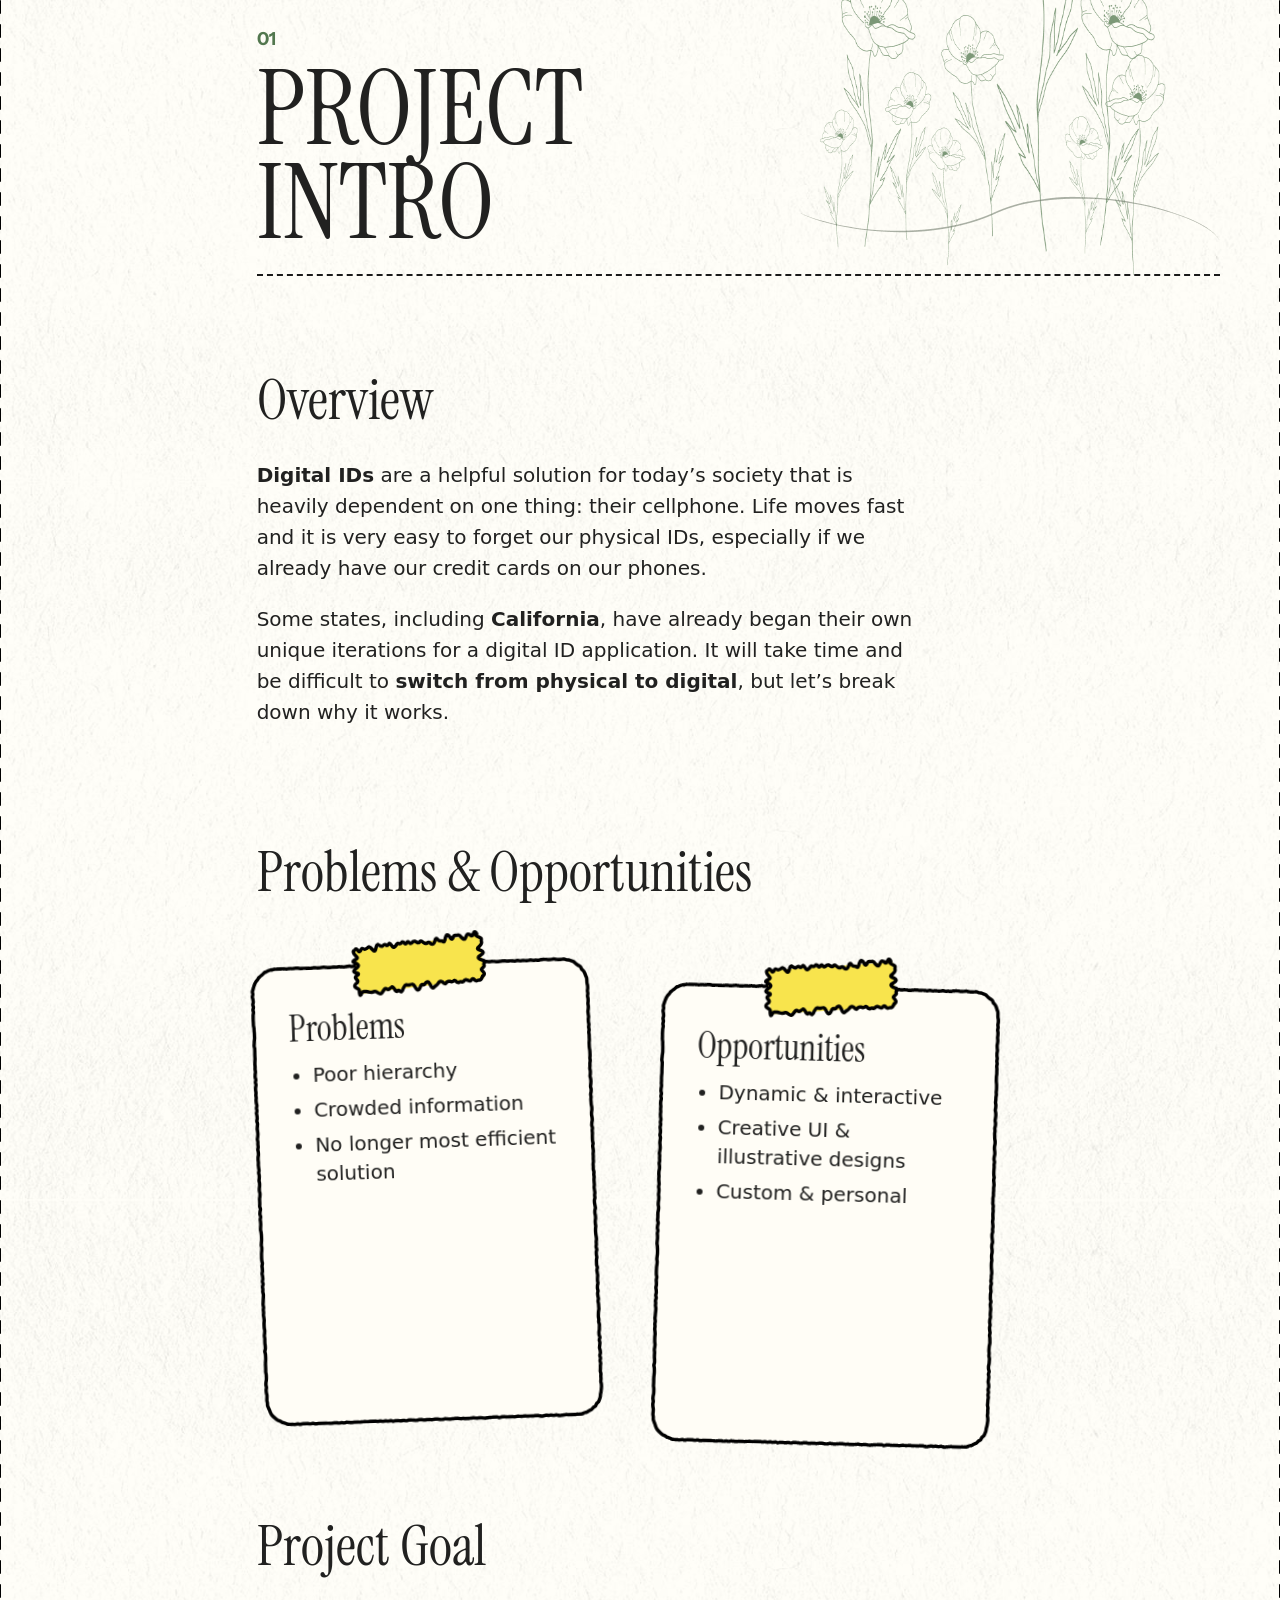
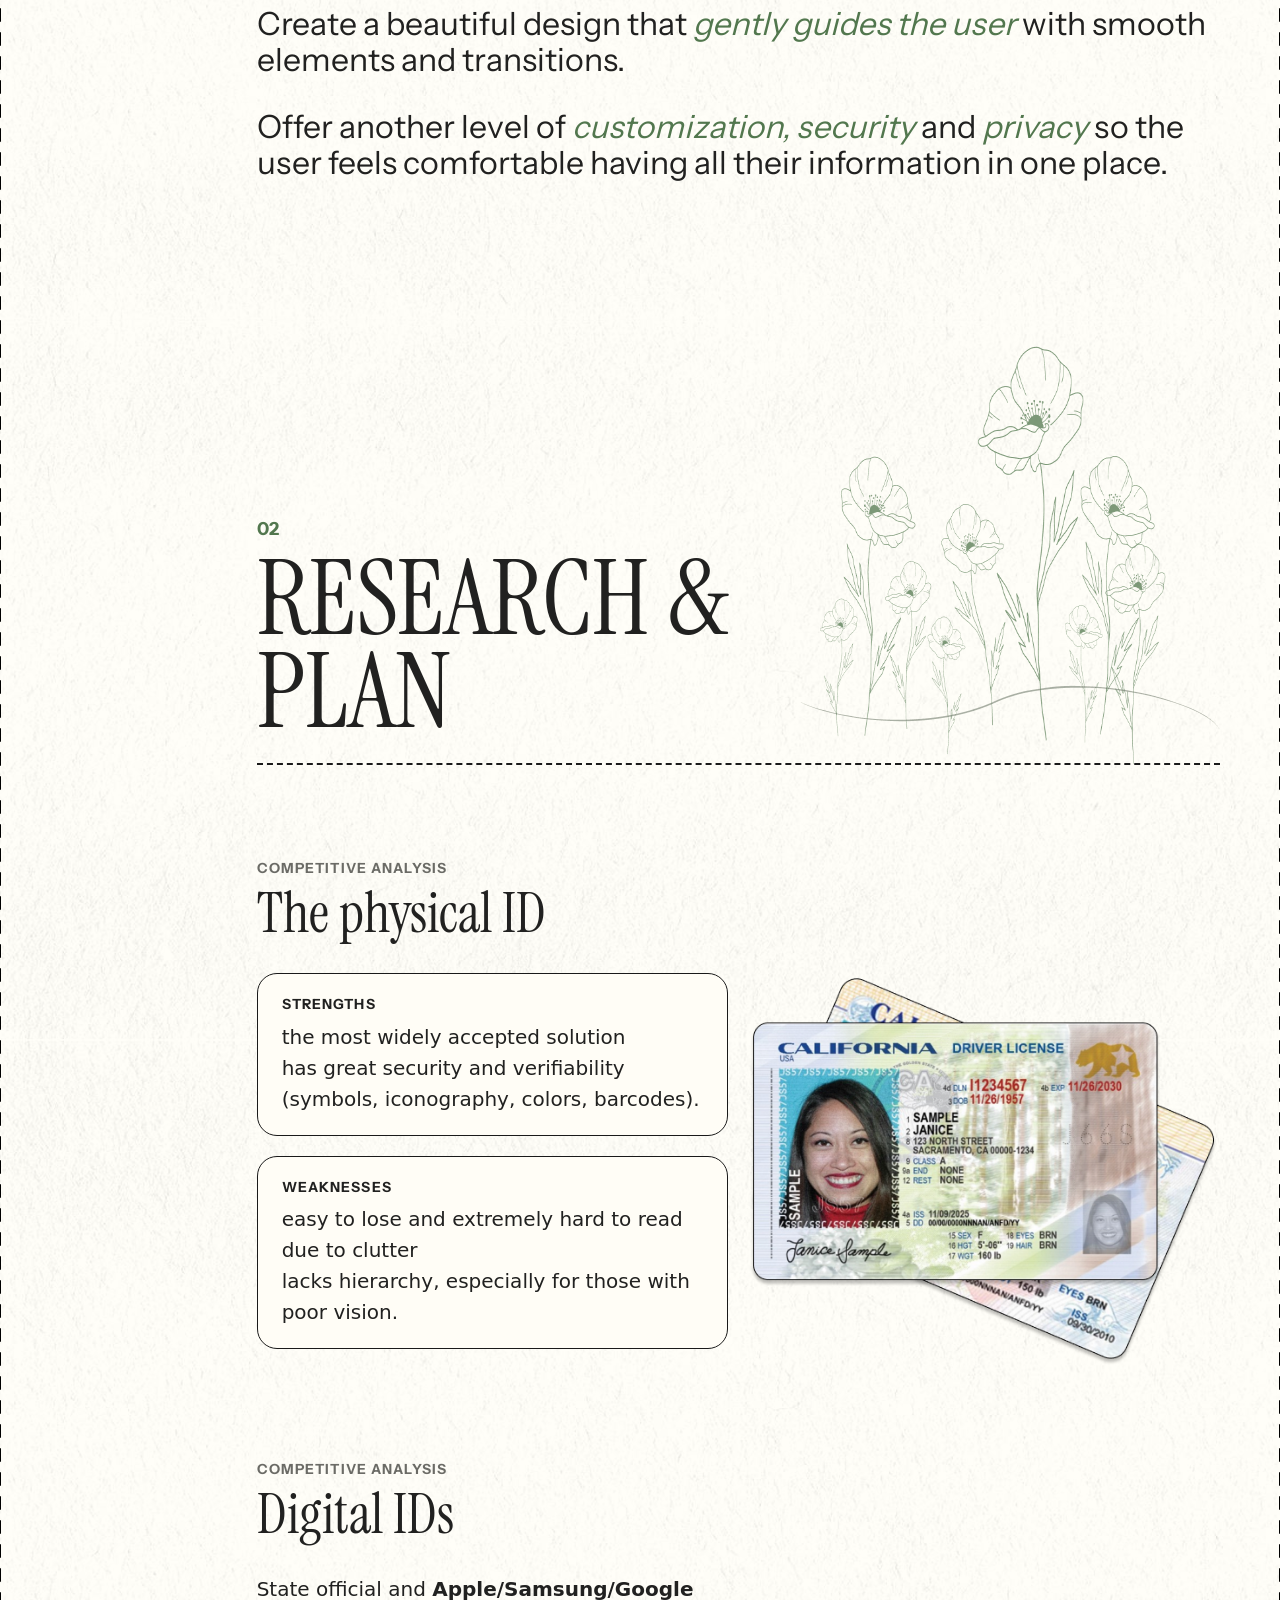
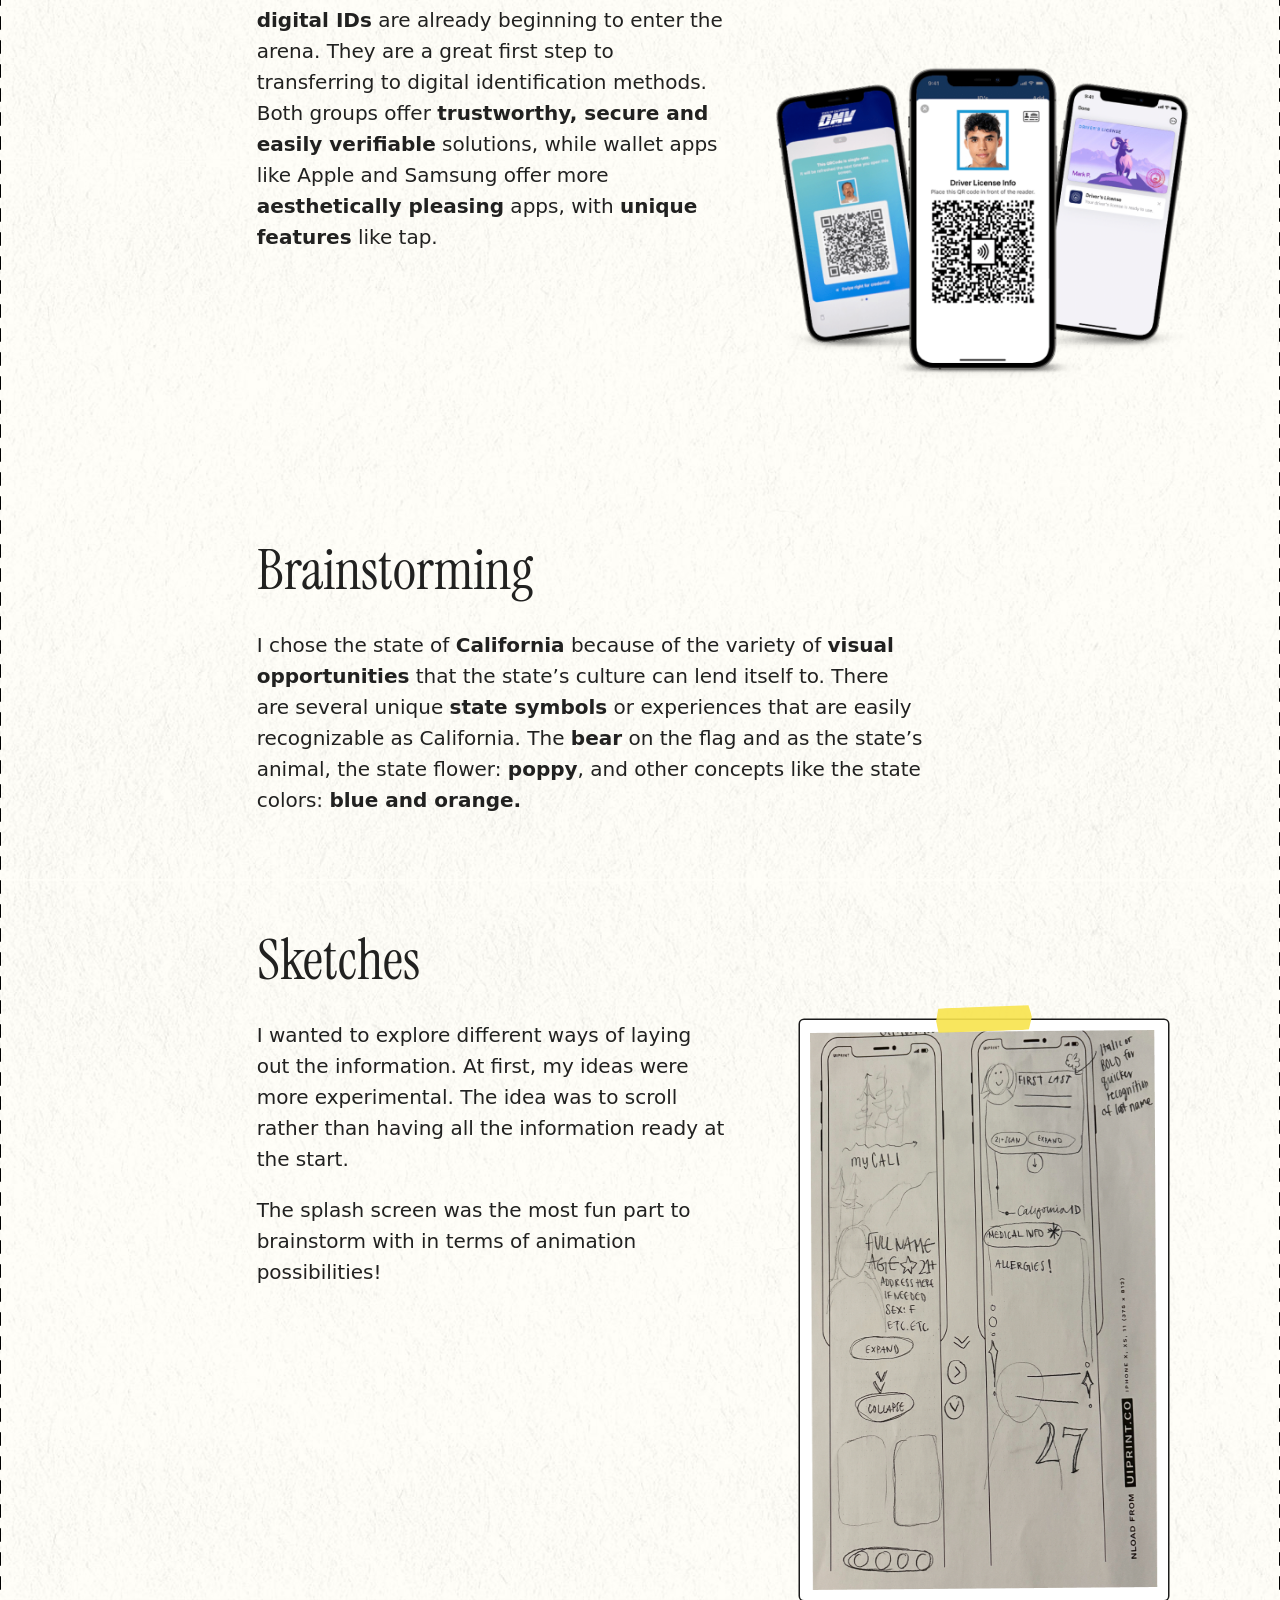
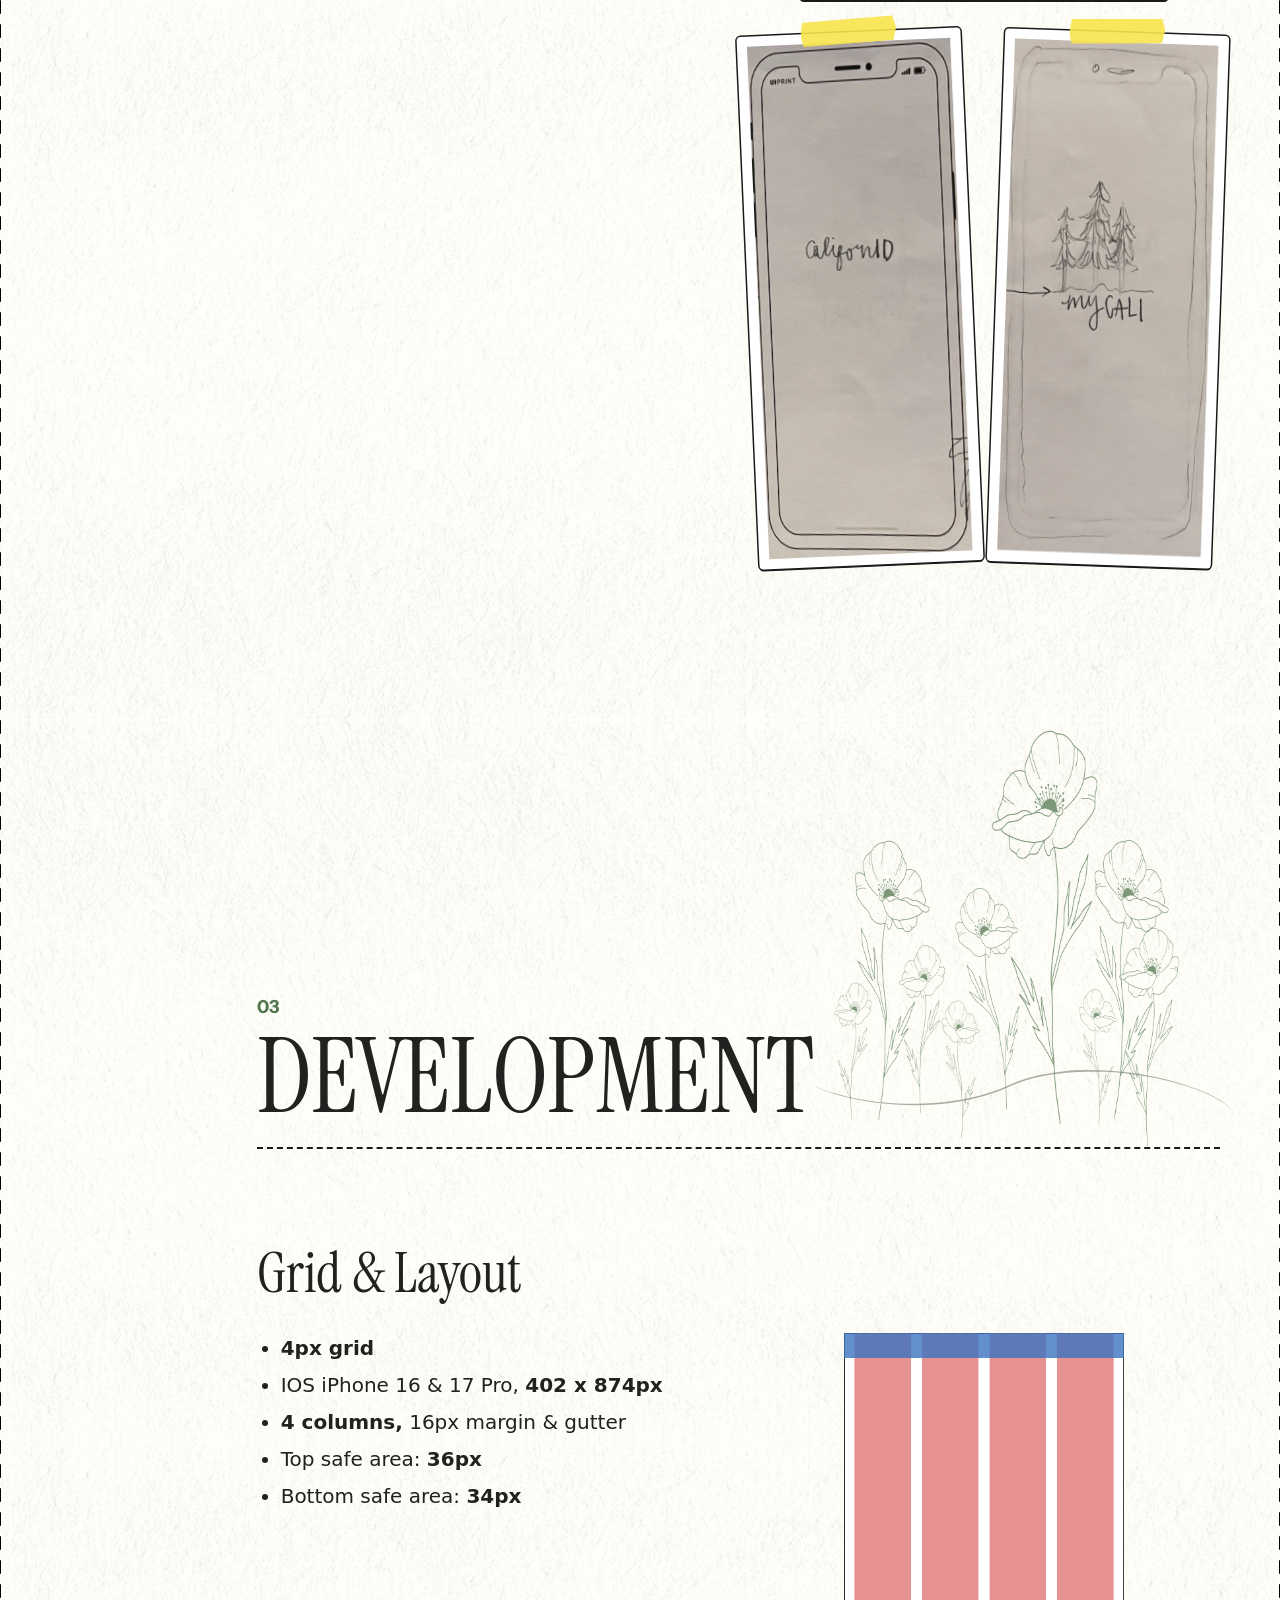
<file: projects/california-digital-id.html>
<!DOCTYPE html>
<html lang="en">
<head>
  <meta charset="UTF-8">
  <meta name="viewport" content="width=device-width, initial-scale=1.0">
  <title>California Digital Driver's License — Case Study</title>
  <link rel="icon" href="../assets/icons/favicon.svg" type="image/svg+xml">
  <link rel="stylesheet" href="../assets/css/cursor.css">
  <script src="../assets/js/cursor.js" defer></script>
  <link rel="stylesheet" href="../assets/css/style.css">
  <link rel="stylesheet" href="../assets/css/case-study.css">
</head>
<body>
  <!-- Case study: California Digital Driver's License (CalifornID), Elements III.
       Content and order follow the slide deck in Figma: EIII Proj. 1 > "Case Study" page
       (file hGjw1v2fQp2NiVypEn2jdF), one block per slide.
       Final screens are blank iPhone 16 mockups: to swap one in, put an <img> inside its
       .iphone__screen (the label hides itself). -->
  <div class="canvas">
  <div class="cs">

    <header class="cs-top">
      <!-- Back to the projects page. -->
      <a class="cs-top__back" href="../projects.html">
        <svg viewBox="0 0 24 24" fill="none" stroke="currentColor" stroke-width="2.2" stroke-linecap="round" stroke-linejoin="round" aria-hidden="true"><path d="M9 14 4 9l5-5"/><path d="M4 9h10.5a5.5 5.5 0 0 1 0 11H11"/></svg>
        projects
      </a>
      <nav aria-label="Breadcrumb">
        <ol class="cs-top__crumbs">
          <li><a href="../index.html">home</a></li>
          <li><a href="../projects.html">projects</a></li>
          <li><span aria-current="page">california digital ID</span></li>
        </ol>
      </nav>
    </header>

    <main>
      <!-- Cover (slide 00) -->
      <section class="cs-hero" aria-labelledby="cs-title">
        <div class="cs-hero__text">
          <p class="cs-eyebrow">Case study · Mobile ID app</p>
          <h1 class="cs-hero__title" id="cs-title">California Digital Driver’s License</h1>
          <ul class="cs-hero__tags">
            <li class="cs-tag">UI / UX design</li>
            <li class="cs-tag">iOS app</li>
            <li class="cs-tag">Animated prototype</li>
          </ul>
        </div>

        <aside class="cs-hero__card journal-card" aria-label="Project details">
          <dl class="cs-meta">
            <div><dt>Designer</dt><dd>Lily Horvatits</dd></div>
            <div><dt>Class</dt><dd>Elements III</dd></div>
            <div><dt>Professor</dt><dd>Hye-Jin Nae</dd></div>
            <div><dt>Term</dt><dd>Spring 2026</dd></div>
            <div><dt>Platform</dt><dd>iOS, iPhone 16 &amp; 17 Pro</dd></div>
          </dl>
        </aside>
      </section>

      <div class="cs-showcase">
        <img class="cs-showcase__forest cs-showcase__forest--left" src="../assets/images/projects/mobile-id/forest.png" width="611" height="497" alt="">
        <img class="cs-showcase__forest" src="../assets/images/projects/mobile-id/forest.png" width="611" height="497" alt="">
        <div class="cs-showcase__phones">
          <div class="iphone"><div class="iphone__body"><div class="iphone__screen"><span class="iphone__label">Splash Screen</span></div></div></div>
          <div class="iphone"><div class="iphone__body"><div class="iphone__screen"><span class="iphone__label">Full Info V2</span></div></div></div>
          <div class="iphone"><div class="iphone__body"><div class="iphone__screen"><span class="iphone__label">Age/Scan V2</span></div></div></div>
        </div>
      </div>

      <!-- Table of contents (slide 01) -->
      <nav class="cs-contents" aria-labelledby="cs-contents-title">
        <h2 id="cs-contents-title">Table of contents</h2>
        <ol class="cs-contents__cols">
          <li class="cs-contents__chapter">
            <a href="#project-intro"><span>01</span>Project Intro</a>
            <ul>
              <li><a href="#overview">Overview</a></li>
              <li><a href="#problems">Problems &amp; Opportunities</a></li>
              <li><a href="#goal">Project Goal</a></li>
            </ul>
          </li>
          <li class="cs-contents__chapter">
            <a href="#research"><span>02</span>Research &amp; Plan</a>
            <ul>
              <li><a href="#competitive-analysis">Competitive Analysis</a></li>
              <li><a href="#brainstorming">Brainstorming</a></li>
              <li><a href="#sketches">Sketches</a></li>
            </ul>
          </li>
          <li class="cs-contents__chapter">
            <a href="#development"><span>03</span>Development</a>
            <ul>
              <li><a href="#grid">Grid &amp; Layout</a></li>
              <li><a href="#inspiration">Inspiration Boards</a></li>
              <li><a href="#wireframes-v1">Wireframes V1</a></li>
              <li><a href="#iteration-v1">Iteration V1</a></li>
              <li><a href="#wireframes-v2">Wireframes V2</a></li>
              <li><a href="#iteration-v2">Iteration V2</a></li>
            </ul>
          </li>
          <li class="cs-contents__chapter">
            <a href="#final-design"><span>04</span>Final Design</a>
            <ul>
              <li><a href="#style-guide">Style Guide</a></li>
              <li><a href="#static-screens">Static Screens</a></li>
              <li><a href="#navigation">Navigation &amp; Features</a></li>
              <li><a href="#prototype">Animated Prototype</a></li>
              <li><a href="#reflection">Reflection/Takeaways</a></li>
            </ul>
          </li>
        </ol>
      </nav>

      <div class="cs-body">
        <!-- Sticky chapter rail; case-study.js marks the chapter in view. -->
        <nav class="cs-rail" aria-label="Chapters">
          <ol>
            <li><a href="#project-intro"><span>01</span>Project Intro</a></li>
            <li><a href="#research"><span>02</span>Research &amp; Plan</a></li>
            <li><a href="#development"><span>03</span>Development</a></li>
            <li><a href="#final-design"><span>04</span>Final Design</a></li>
          </ol>
        </nav>

        <div class="cs-story">

          <!-- ========== 01 Project Intro (slides 02–05) ========== -->
          <section class="cs-chapter" id="project-intro" aria-labelledby="ch-intro">
            <header class="cs-chapter__head">
              <div>
                <span class="cs-chapter__num">01</span>
                <h2 class="cs-chapter__title" id="ch-intro">Project intro</h2>
              </div>
              <img class="cs-chapter__art" src="../assets/images/projects/mobile-id/flower-field.png" width="636" height="424" alt="">
            </header>

            <div class="cs-block cs-cols" id="overview">
              <h3 class="cs-block__label">Overview</h3>
              <div class="cs-text cs-text--wide">
                <p><strong>Digital IDs</strong> are a helpful solution for today’s society that is heavily dependent on one thing: their cellphone. Life moves fast and it is very easy to forget our physical IDs, especially if we already have our credit cards on our phones.</p>
                <p>Some states, including <strong>California</strong>, have already began their own unique iterations for a digital ID application. It will take time and be difficult to <strong>switch from physical to digital</strong>, but let’s break down why it works.</p>
              </div>
            </div>

            <div class="cs-block cs-cols" id="problems">
              <h3 class="cs-block__label">Problems &amp; Opportunities</h3>
              <div class="cs-pages">
                <div class="journal-card">
                  <h3>Problems</h3>
                  <ul>
                    <li>Poor hierarchy</li>
                    <li>Crowded information</li>
                    <li>No longer most efficient solution</li>
                  </ul>
                </div>
                <div class="journal-card">
                  <h3>Opportunities</h3>
                  <ul>
                    <li>Dynamic &amp; interactive</li>
                    <li>Creative UI &amp; illustrative designs</li>
                    <li>Custom &amp; personal</li>
                  </ul>
                </div>
              </div>
            </div>

            <div class="cs-block cs-cols" id="goal">
              <h3 class="cs-block__label">Project Goal</h3>
              <blockquote class="cs-goal">
                <p>Create a beautiful design that <strong>gently guides the user</strong> with smooth elements and transitions.</p>
                <p>Offer another level of <strong>customization, security</strong> and <strong>privacy</strong> so the user feels comfortable having all their information in one place.</p>
              </blockquote>
            </div>
          </section>

          <!-- ========== 02 Research & Plan (slides 06–11) ========== -->
          <section class="cs-chapter" id="research" aria-labelledby="ch-research">
            <header class="cs-chapter__head">
              <div>
                <span class="cs-chapter__num">02</span>
                <h2 class="cs-chapter__title" id="ch-research">Research &amp;<br>plan</h2>
              </div>
              <img class="cs-chapter__art" src="../assets/images/projects/mobile-id/flower-field.png" width="636" height="424" alt="">
            </header>

            <div class="cs-block cs-cols" id="competitive-analysis">
              <h3 class="cs-block__label"><small>Competitive Analysis</small>The physical ID</h3>
              <div class="cs-text">
                <div class="cs-proscons">
                  <div>
                    <h4>Strengths</h4>
                    <p>the most widely accepted solution<br>has great security and verifiability (symbols, iconography, colors, barcodes).</p>
                  </div>
                  <div>
                    <h4>Weaknesses</h4>
                    <p>easy to lose and extremely hard to read due to clutter<br>lacks hierarchy, especially for those with poor vision.</p>
                  </div>
                </div>
              </div>
              <figure class="cs-media">
                <img src="../assets/images/projects/mobile-id/physical-id.png" width="543" height="453" alt="A sample California driver's license, front and back.">
              </figure>
            </div>

            <div class="cs-block cs-cols">
              <h3 class="cs-block__label"><small>Competitive Analysis</small>Digital IDs</h3>
              <div class="cs-text">
                <p>State official and <strong>Apple/Samsung/Google digital IDs</strong> are already beginning to enter the arena. They are a great first step to transferring to digital identification methods. Both groups offer <strong>trustworthy, secure and easily verifiable</strong> solutions, while wallet apps like Apple and Samsung offer more <strong>aesthetically pleasing</strong> apps, with <strong>unique features</strong> like tap.</p>
              </div>
              <figure class="cs-media">
                <img src="../assets/images/projects/mobile-id/competitors.png" width="534" height="534" alt="Existing digital IDs: state apps and Apple, Samsung and Google wallet IDs.">
              </figure>
            </div>

            <div class="cs-block cs-cols" id="brainstorming">
              <h3 class="cs-block__label">Brainstorming</h3>
              <div class="cs-text cs-text--wide">
                <p>I chose the state of <strong>California</strong> because of the variety of <strong>visual opportunities</strong> that the state’s culture can lend itself to. There are several unique <strong>state symbols</strong> or experiences that are easily recognizable as California. The <strong>bear</strong> on the flag and as the state’s animal, the state flower: <strong>poppy</strong>, and other concepts like the state colors: <strong>blue and orange.</strong></p>
              </div>
            </div>

            <div class="cs-block cs-cols" id="sketches">
              <h3 class="cs-block__label">Sketches</h3>
              <div class="cs-text">
                <p>I wanted to explore different ways of laying out the information. At first, my ideas were more experimental. The idea was to scroll rather than having all the information ready at the start.</p>
                <p>The splash screen was the most fun part to brainstorm with in terms of animation possibilities!</p>
              </div>
              <div class="cs-sketches">
                <figure class="taped"><img src="../assets/images/projects/mobile-id/sketch-layouts.png" width="443" height="560" alt="Pencil sketches of two scrolling ID layouts."></figure>
                <figure class="taped"><img src="../assets/images/projects/mobile-id/sketch-splash-1.png" width="261" height="513" alt="Splash screen sketch with a hand-lettered logo."></figure>
                <figure class="taped"><img src="../assets/images/projects/mobile-id/sketch-splash-2.png" width="257" height="512" alt="Splash screen sketch with redwood trees above the logo."></figure>
              </div>
            </div>
          </section>

          <!-- ========== 03 Development (slides 12–19) ========== -->
          <section class="cs-chapter" id="development" aria-labelledby="ch-dev">
            <header class="cs-chapter__head">
              <div>
                <span class="cs-chapter__num">03</span>
                <h2 class="cs-chapter__title" id="ch-dev">Development</h2>
              </div>
              <img class="cs-chapter__art" src="../assets/images/projects/mobile-id/flower-field.png" width="636" height="424" alt="">
            </header>

            <div class="cs-block cs-cols" id="grid">
              <h3 class="cs-block__label">Grid &amp; Layout</h3>
              <div class="cs-text">
                <ul>
                  <li><strong>4px grid</strong></li>
                  <li>IOS iPhone 16 &amp; 17 Pro, <strong>402 x 874px</strong></li>
                  <li><strong>4 columns,</strong> 16px margin &amp; gutter</li>
                  <li>Top safe area: <strong>36px</strong></li>
                  <li>Bottom safe area: <strong>34px</strong></li>
                </ul>
              </div>
              <figure class="cs-media" style="max-width: 280px; justify-self: center;">
                <img src="../assets/images/projects/mobile-id/grid-layout.png" width="402" height="874" alt="The 402 × 874 screen with four columns and the top and bottom safe areas.">
              </figure>
            </div>

            <div class="cs-block cs-cols" id="inspiration">
              <h3 class="cs-block__label"><small>Inspiration Boards</small>Coastal Crush</h3>
              <div class="cs-text">
                <p>This design approach calls to the fresh, coastal, and beachy appeal that California can bring. Playing off the state’s colors of blue and gold, this palette is fun and inviting. This design will make you want to go on vacation, reminding you that you live in the “golden state”. Referencing 70-80s retro style, this design is nostalgic yet something new.</p>
                <h4>Keywords:</h4>
                <ul class="cs-chips"><li class="cs-tag">warm</li><li class="cs-tag">dreamy</li><li class="cs-tag">alive</li></ul>
              </div>
              <figure class="cs-media">
                <img src="../assets/images/projects/mobile-id/inspo-coastal-crush.png" width="720" height="405" alt="Coastal Crush mood board: beaches, blue and gold, retro type.">
              </figure>
            </div>

            <div class="cs-block cs-cols">
              <h3 class="cs-block__label"><small>Inspiration Boards</small>Naturium</h3>
              <div class="cs-text">
                <p>California has its bustling cities full of music, money, movies... but it also has its adventurous side. This design will play into California’s natural appeal, highlighting the beautiful Redwood trees, paired with modern, fresh, almost illustrative elements, to create a delicate design. Rounded puzzle-like elements will keep users engaged yet informed.</p>
                <h4>Keywords:</h4>
                <ul class="cs-chips"><li class="cs-tag">friendly</li><li class="cs-tag">gentle</li><li class="cs-tag">peaceful</li><li class="cs-tag">lush</li></ul>
              </div>
              <figure class="cs-media">
                <img src="../assets/images/projects/mobile-id/inspo-naturium.png" width="720" height="405" alt="Naturium mood board: redwoods, soft greens and delicate illustrations.">
              </figure>
            </div>

            <div class="cs-block cs-cols" id="wireframes-v1">
              <h3 class="cs-block__label">Wireframes V1</h3>
              <div class="cs-text">
                <ol class="cs-numbered">
                  <li>Portrait of user</li>
                  <li>Age &amp; name display</li>
                  <li>Side bar navigation w/ real ID and organ donor symbols</li>
                  <li>Barcode scan</li>
                  <li>Full information display</li>
                </ol>
              </div>
              <figure class="cs-media">
                <img src="../assets/images/projects/mobile-id/wireframes-v1.png" width="728" height="732" alt="Two greyscale wireframes, numbered 1 to 5.">
              </figure>
            </div>

            <div class="cs-block cs-cols" id="iteration-v1">
              <h3 class="cs-block__label">Iteration V1</h3>
              <div class="cs-text">
                <p>I felt the <strong>colors</strong> really brought this design to life. The imagery was just the way I wanted it, and I loved the <strong>playful energy</strong> it had. Still, something <strong>felt too elementary</strong> in this design and the <strong>typography was insufficient</strong> so I moved onto my next design direction.</p>
              </div>
              <figure class="cs-media">
                <img src="../assets/images/projects/mobile-id/iteration-v1.png" width="728" height="741" alt="Iteration V1: a collapsed and an expanded ID in cream, orange and blue with poppy imagery.">
              </figure>
            </div>

            <div class="cs-block cs-cols" id="wireframes-v2">
              <h3 class="cs-block__label">Wireframes V2</h3>
              <div class="cs-text">
                <ol class="cs-numbered">
                  <li>Portrait of user</li>
                  <li>Full information display</li>
                  <li>Switch pages w/ buttons</li>
                  <li>Real ID verification</li>
                  <li>Age display</li>
                  <li>Barcode scan</li>
                </ol>
              </div>
              <figure class="cs-media">
                <img src="../assets/images/projects/mobile-id/wireframes-v2.png" width="728" height="741" alt="Two greyscale wireframes, numbered 1 to 6.">
              </figure>
            </div>

            <div class="cs-block cs-cols" id="iteration-v2">
              <h3 class="cs-block__label">Iteration V2</h3>
              <div class="cs-text">
                <p>For this design direction, I loved the simplicity of the UI and the colors felt <strong>calming</strong> just the way I intended. The typography still did not have good <strong>hierarchical value</strong>. Additionally, the two buttons at the bottom were not enough of a navigation system and the design <strong>felt unrealistic</strong> as an app.</p>
              </div>
              <figure class="cs-media">
                <img src="../assets/images/projects/mobile-id/iteration-v2.png" width="728" height="741" alt="Iteration V2: green and cream screens with redwood illustrations and a full info view.">
              </figure>
            </div>
          </section>

          <!-- ========== 04 Final Design (slides 20–27) ========== -->
          <section class="cs-chapter" id="final-design" aria-labelledby="ch-final">
            <header class="cs-chapter__head">
              <div>
                <span class="cs-chapter__num">04</span>
                <h2 class="cs-chapter__title" id="ch-final">Final design</h2>
              </div>
              <img class="cs-chapter__art" src="../assets/images/projects/mobile-id/flower-field.png" width="636" height="424" alt="">
            </header>

            <div class="cs-block cs-cols" id="style-guide">
              <h3 class="cs-block__label">Style Guide</h3>
              <dl class="cs-type-specimens">
                <div><dt>Type</dt><dd><strong>TITLE -</strong> Novantique Serif Bold, 36/32pt</dd></div>
                <div><dd><strong>SECTION TITLE -</strong> Proxima Nova Regular, 18pt</dd></div>
                <div><dd><strong>INFORMATION -</strong> Proxima Nova Bold, 20pt</dd></div>
                <div><dt>Splash</dt><dd>Adventures Unlimited Script, 64pt</dd></div>
              </dl>
              <div class="cs-swatches">
                <h4>Color/Assets</h4>
                <ul>
                  <li><span style="background: #52774E"></span><code>#52774E</code></li>
                  <li><span style="background: #FFF5B2"></span><code>#FFF5B2</code></li>
                  <li><span style="background: #FFFFF5"></span><code>#FFFFF5</code></li>
                  <li><span style="background: #212120"></span><code>#212120</code></li>
                </ul>
                <div class="cs-swatches__art">
                  <img src="../assets/images/projects/mobile-id/flower-field.png" width="636" height="424" alt="Line-drawn poppy field illustration.">
                  <img src="../assets/images/projects/mobile-id/forest.png" width="611" height="497" alt="Redwood trees and a bear silhouette.">
                </div>
              </div>
            </div>

            <div class="cs-block cs-cols" id="static-screens">
              <h3 class="cs-block__label">Static Screens</h3>
              <ul class="cs-phones">
                <li><div class="iphone"><div class="iphone__body"><div class="iphone__screen"><span class="iphone__label">Splash Screen</span></div></div></div><p class="cs-caption">Splash Screen</p></li>
                <li><div class="iphone"><div class="iphone__body"><div class="iphone__screen"><span class="iphone__label">Full Info V1</span></div></div></div><p class="cs-caption">Full Info V1</p></li>
                <li><div class="iphone"><div class="iphone__body"><div class="iphone__screen"><span class="iphone__label">Full Info V2</span></div></div></div><p class="cs-caption">Full Info V2</p></li>
                <li><div class="iphone"><div class="iphone__body"><div class="iphone__screen"><span class="iphone__label">Age/Scan V1</span></div></div></div><p class="cs-caption">Age/Scan V1</p></li>
                <li><div class="iphone"><div class="iphone__body"><div class="iphone__screen"><span class="iphone__label">Age/Scan V2</span></div></div></div><p class="cs-caption">Age/Scan V2</p></li>
              </ul>
            </div>

            <div class="cs-block cs-cols" id="navigation">
              <h3 class="cs-block__label">Navigation &amp; Features</h3>
              <div class="cs-text">
                <ul>
                  <li>Collapsed/expanded views</li>
                  <li>Flower for app verification</li>
                  <li>Real ID and organ donor icons</li>
                  <li>Hamburger menu</li>
                </ul>
              </div>
              <ul class="cs-phones cs-phones--pair">
                <li><div class="iphone"><div class="iphone__body"><div class="iphone__screen"><span class="iphone__label">Full Info View V1</span></div></div></div><p class="cs-caption">Full Info View V1</p></li>
                <li><div class="iphone"><div class="iphone__body"><div class="iphone__screen"><span class="iphone__label">Full Info View V2</span></div></div></div><p class="cs-caption">Full Info View V2</p></li>
              </ul>
            </div>

            <div class="cs-block cs-cols">
              <div class="cs-text">
                <ul>
                  <li>Confirmation to scan</li>
                  <li>Ideally add another level of security</li>
                  <li>Barcode</li>
                </ul>
              </div>
              <ul class="cs-phones cs-phones--pair">
                <li><div class="iphone"><div class="iphone__body"><div class="iphone__screen"><span class="iphone__label">Age/Scan View V1</span></div></div></div><p class="cs-caption">Age/Scan View V1</p></li>
                <li><div class="iphone"><div class="iphone__body"><div class="iphone__screen"><span class="iphone__label">Age/Scan View V2</span></div></div></div><p class="cs-caption">Age/Scan View V2</p></li>
              </ul>
            </div>

            <div class="cs-block cs-cols">
              <div class="cs-text">
                <ul>
                  <li>Rounded corners make a <strong>gentle</strong> design</li>
                  <li><strong>Calming</strong> colors</li>
                  <li>Illustrations and delicate lines are <strong>friendly</strong></li>
                  <li>Serif / sans serif combo is <strong>elegant</strong></li>
                  <li>Connections to nature are <strong>peaceful</strong> and feel <strong>adventurous</strong></li>
                </ul>
              </div>
              <!-- Figma shows two long scrolling screens here (Frame 100 / Frame 101). -->
              <ul class="cs-phones cs-phones--pair">
                <li><div class="iphone"><div class="iphone__body"><div class="iphone__screen"><span class="iphone__label">Screen flow 1</span></div></div></div></li>
                <li><div class="iphone"><div class="iphone__body"><div class="iphone__screen"><span class="iphone__label">Screen flow 2</span></div></div></div></li>
              </ul>
            </div>

            <div class="cs-block cs-cols" id="prototype">
              <h3 class="cs-block__label">Animated Prototype</h3>
              <div class="cs-text">
                <!-- Vimeo link to come: link this text, or put the video inside the phone below. -->
                <p><a href="#">Vimeo Link</a></p>
                <p><em>*Shows interaction of Full Info and Age View</em></p>
              </div>
              <figure class="cs-prototype">
                <div class="iphone"><div class="iphone__body"><div class="iphone__screen"><span class="iphone__label" style="margin-top: 60%">Prototype video</span></div></div></div>
              </figure>
            </div>

            <div class="cs-block cs-cols" id="reflection">
              <h3 class="cs-block__label">Reflection/Takeaways</h3>
              <div class="cs-text">
                <p>I learned that it is easy for things to look the same, and therefore become <strong>redundant</strong>. It’s important to <strong>take visual risks</strong>; having different design dynamics doesn’t mean you have to compromise the style’s cohesion. If I were to redo this project, I would’ve <strong>explored more</strong> unique ways to <strong>display information</strong>.</p>
              </div>
              <div class="cs-next journal-card">
                <h3>Next steps:</h3>
                <p style="margin: 0">add in the <strong>“Face ID” feature</strong> and develop the <strong>“Medical” page</strong>. Opportunities to add in a <strong>wallet feature.</strong></p>
              </div>
            </div>
          </section>

        </div>
      </div>

      <!-- End (slide 28) -->
      <section class="cs-end" aria-label="End">
        <img class="cs-end__art" src="../assets/images/projects/mobile-id/flower-field.png" width="636" height="424" alt="">
        <p class="cs-end__title">thank you !</p>
        <a class="cs-top__back" href="../projects.html">
          <svg viewBox="0 0 24 24" fill="none" stroke="currentColor" stroke-width="2.2" stroke-linecap="round" stroke-linejoin="round" aria-hidden="true"><path d="M9 14 4 9l5-5"/><path d="M4 9h10.5a5.5 5.5 0 0 1 0 11H11"/></svg>
          back to projects
        </a>
      </section>
    </main>

  </div>
  </div>

  <script src="../assets/js/case-study.js" defer></script>
</body>
</html>
</file>
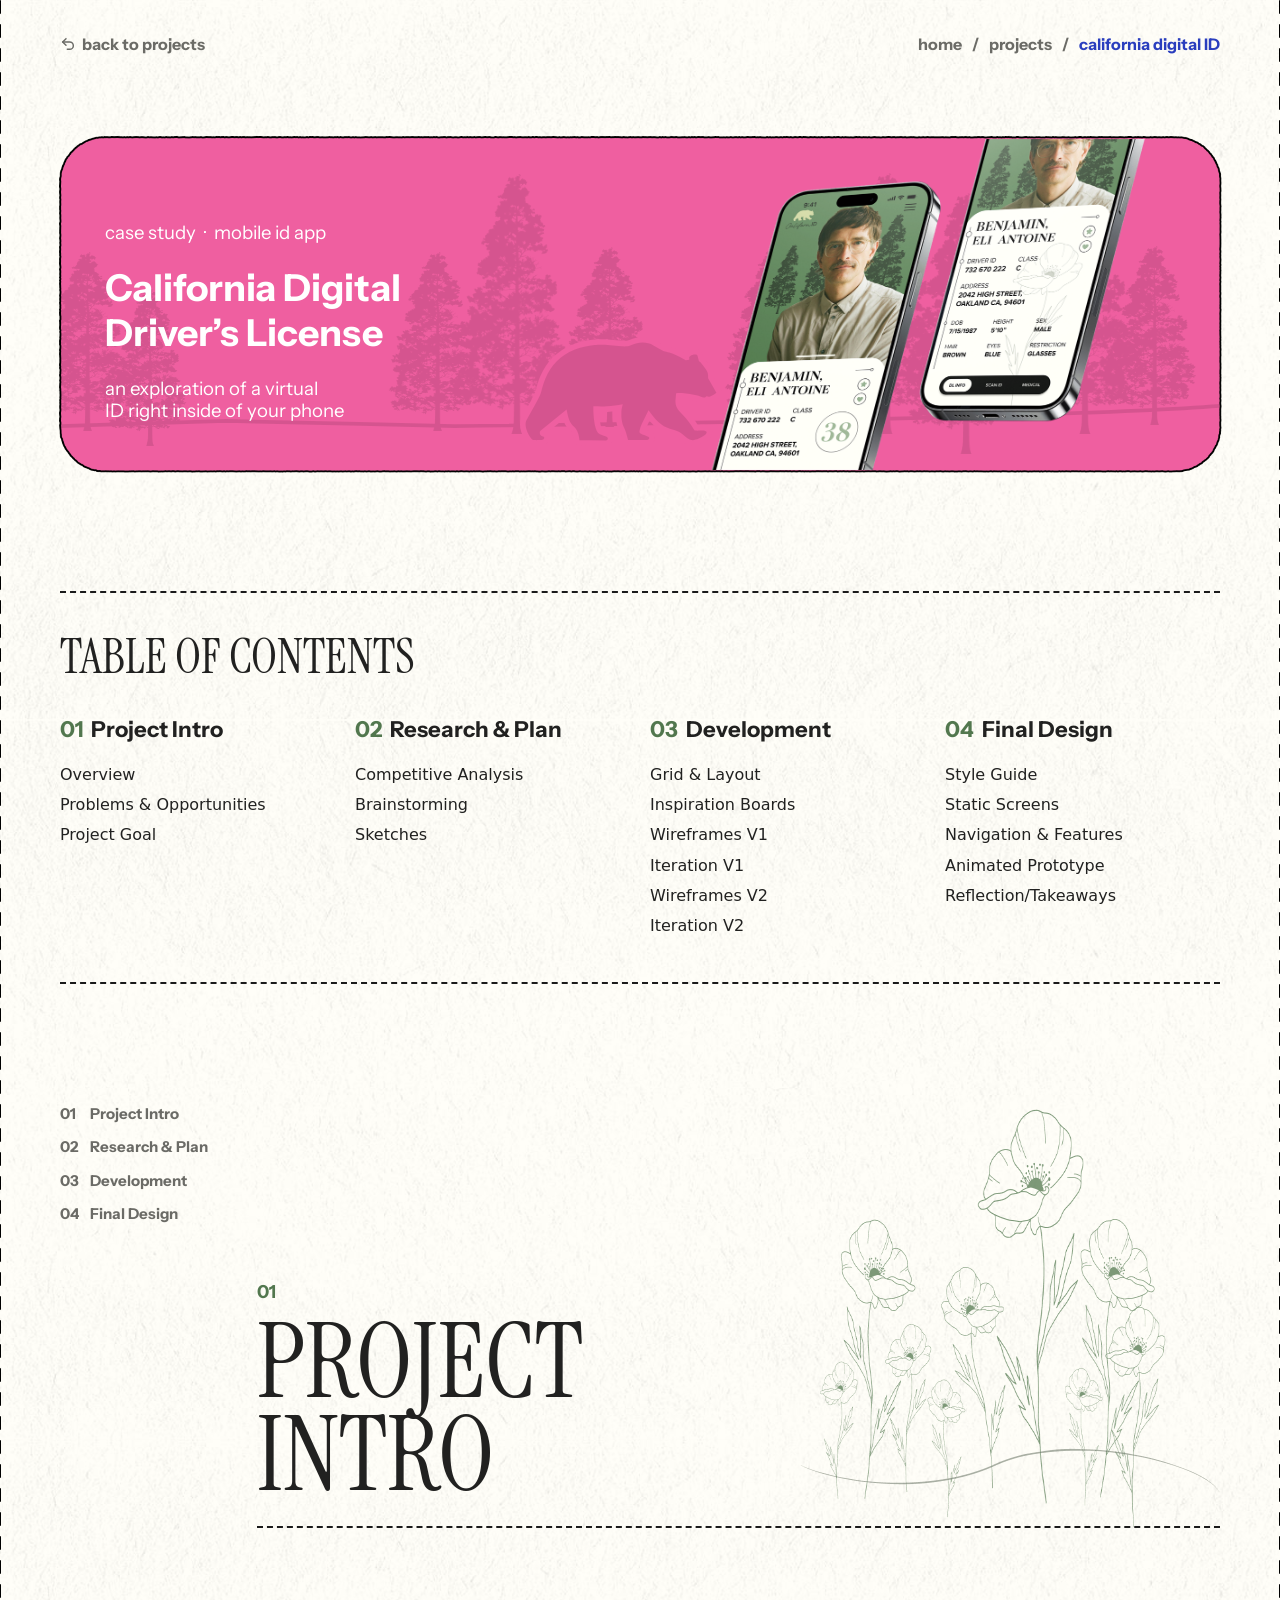
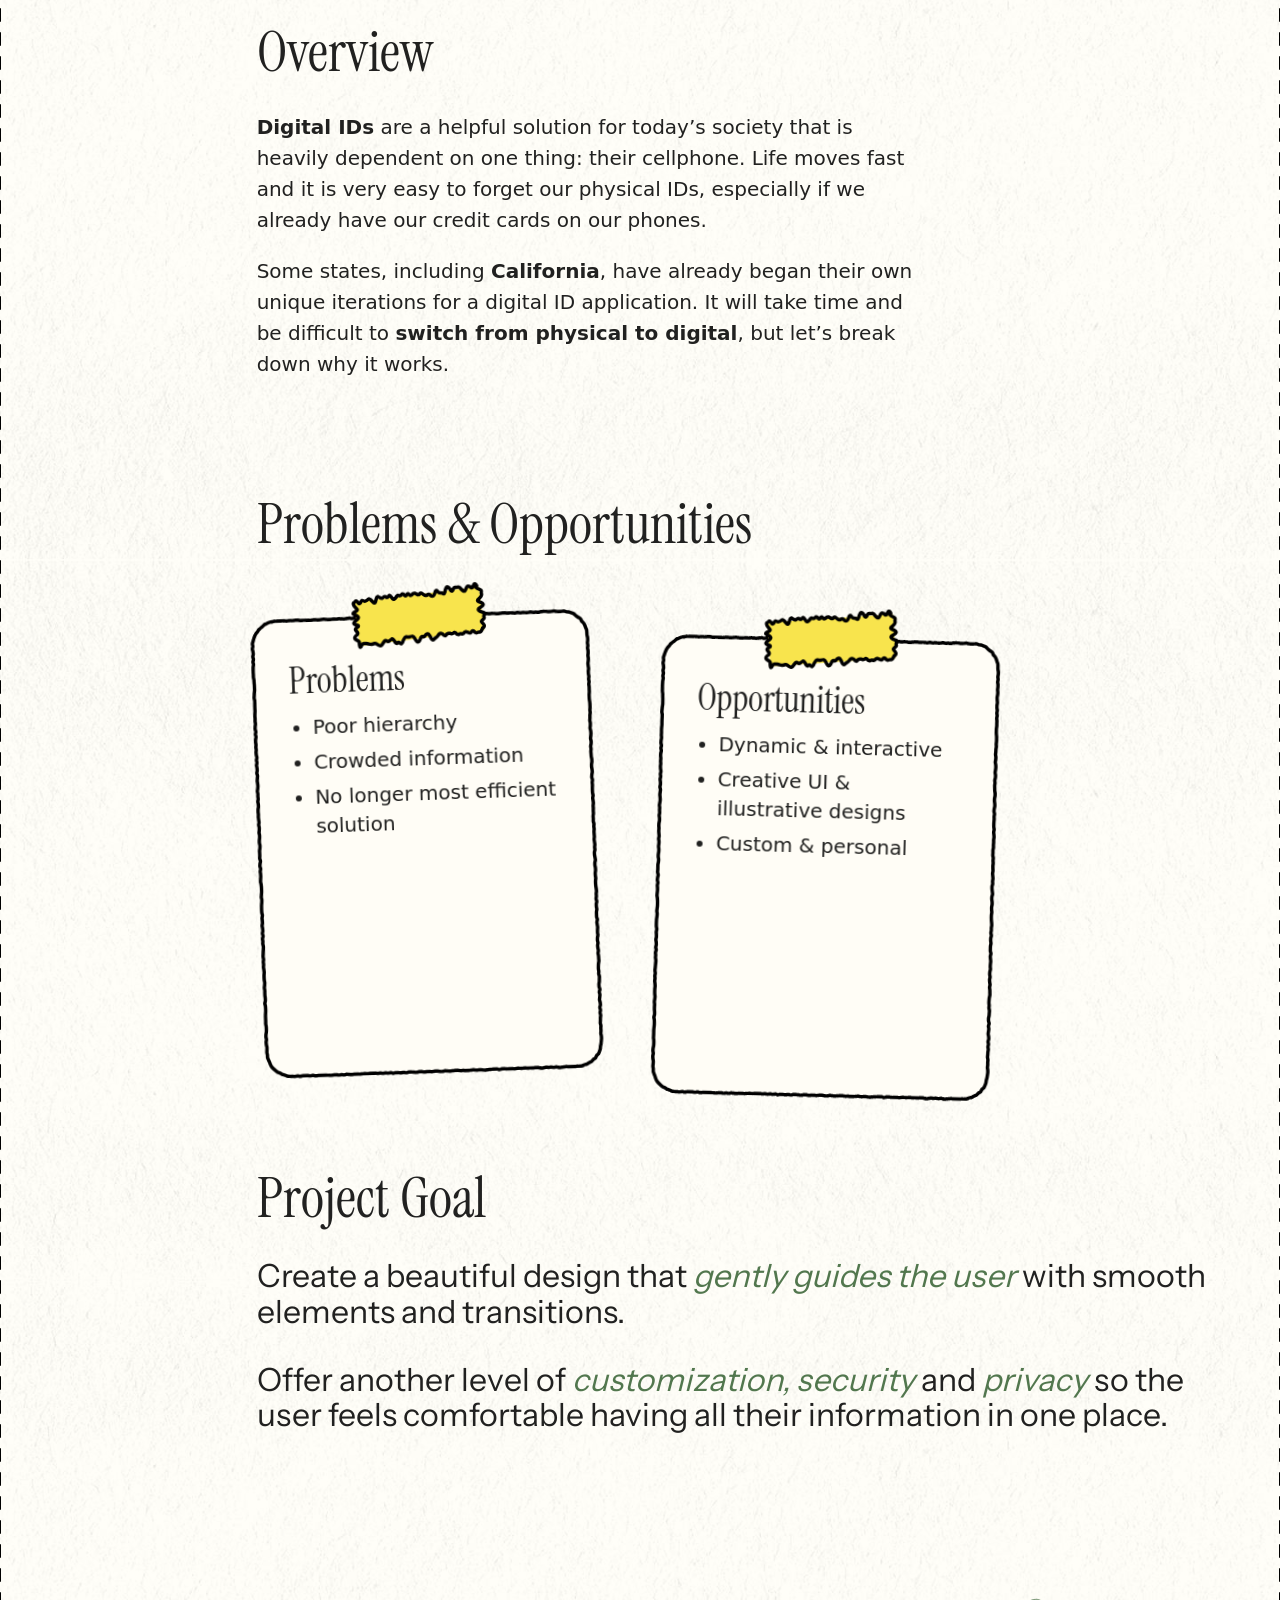
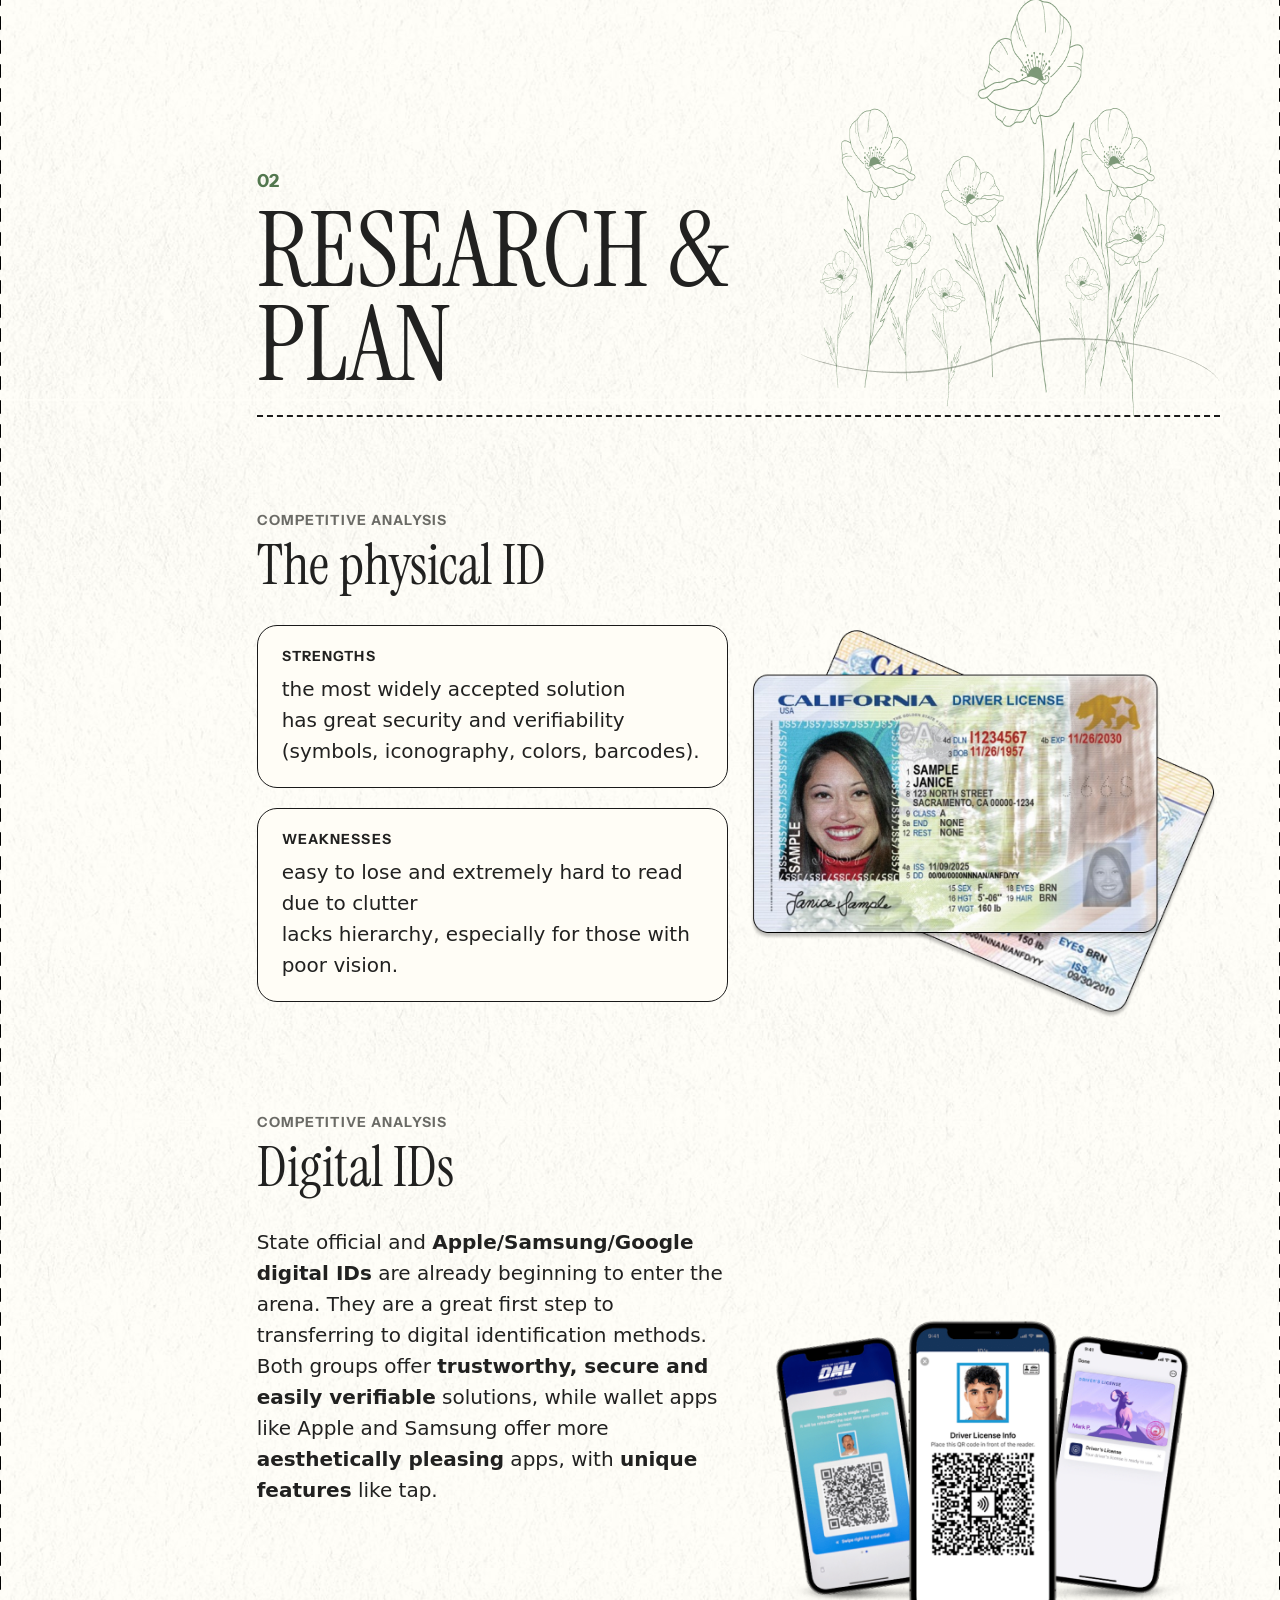
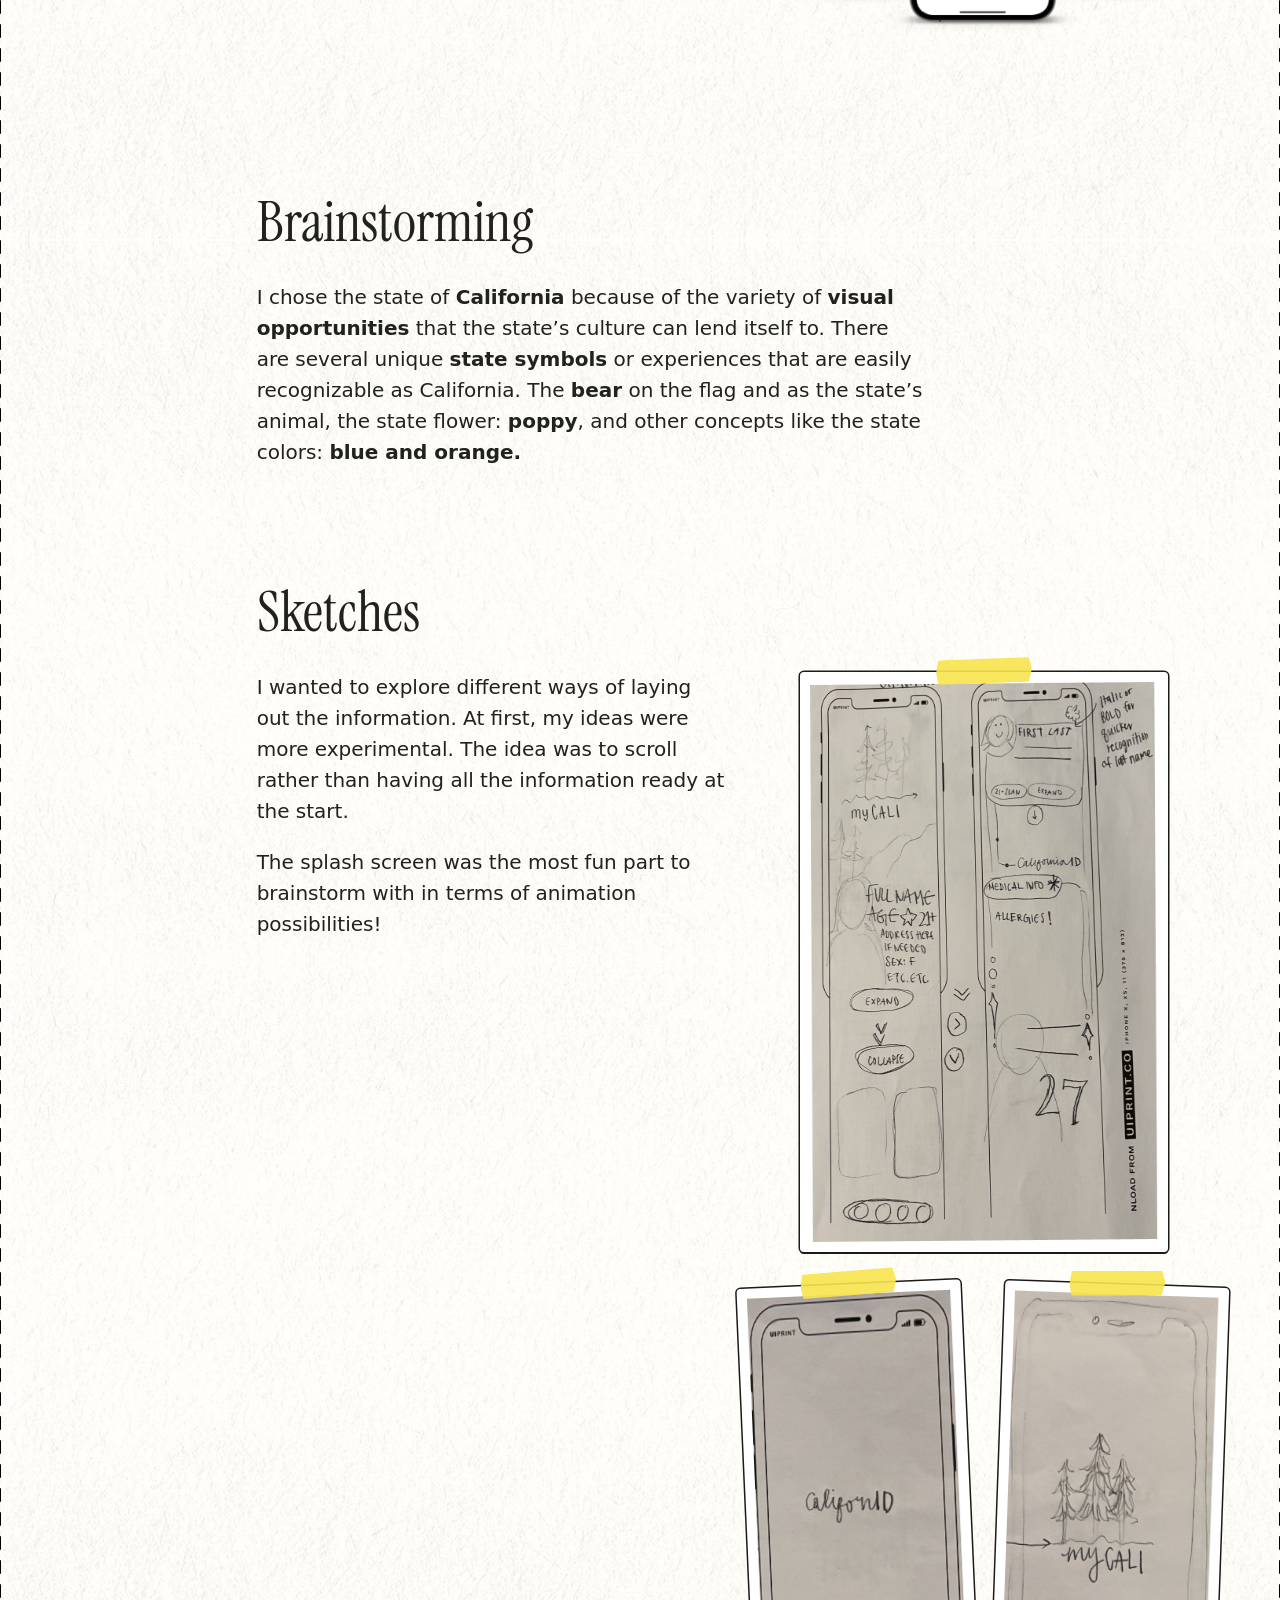
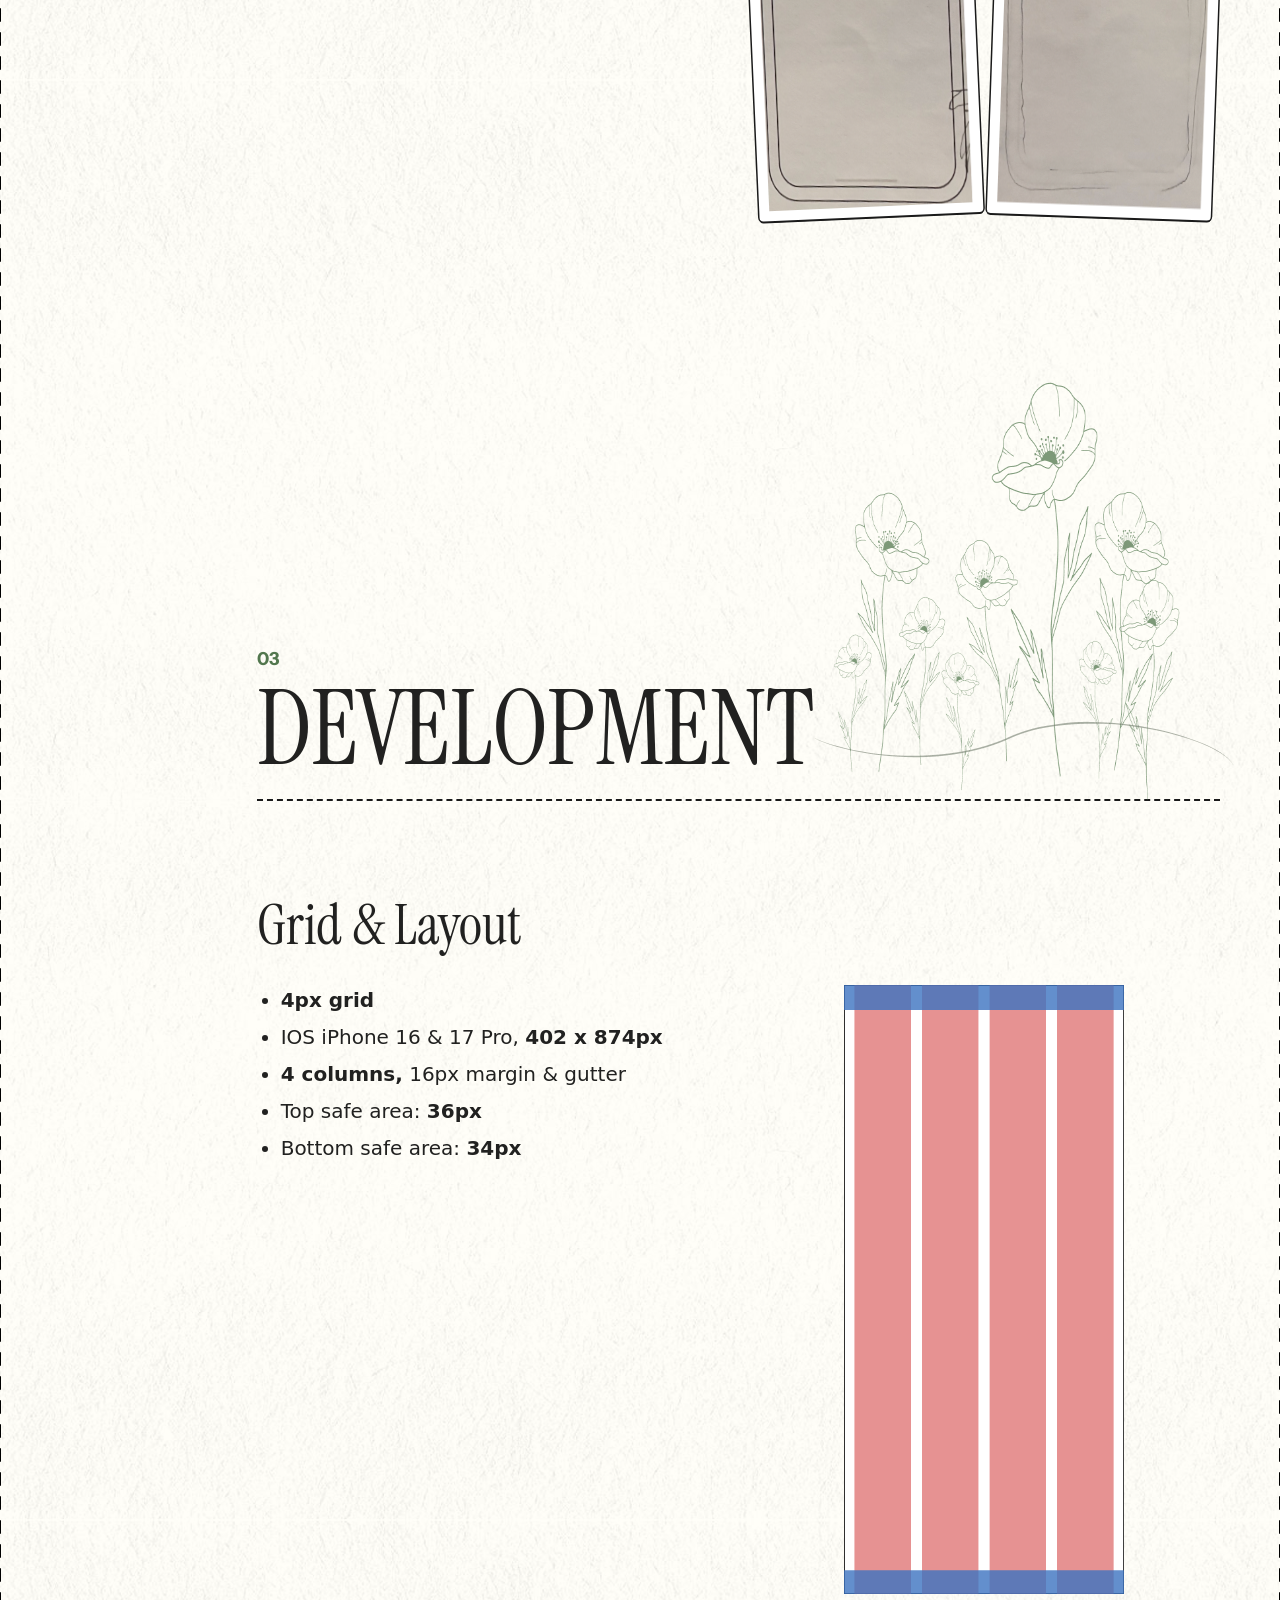
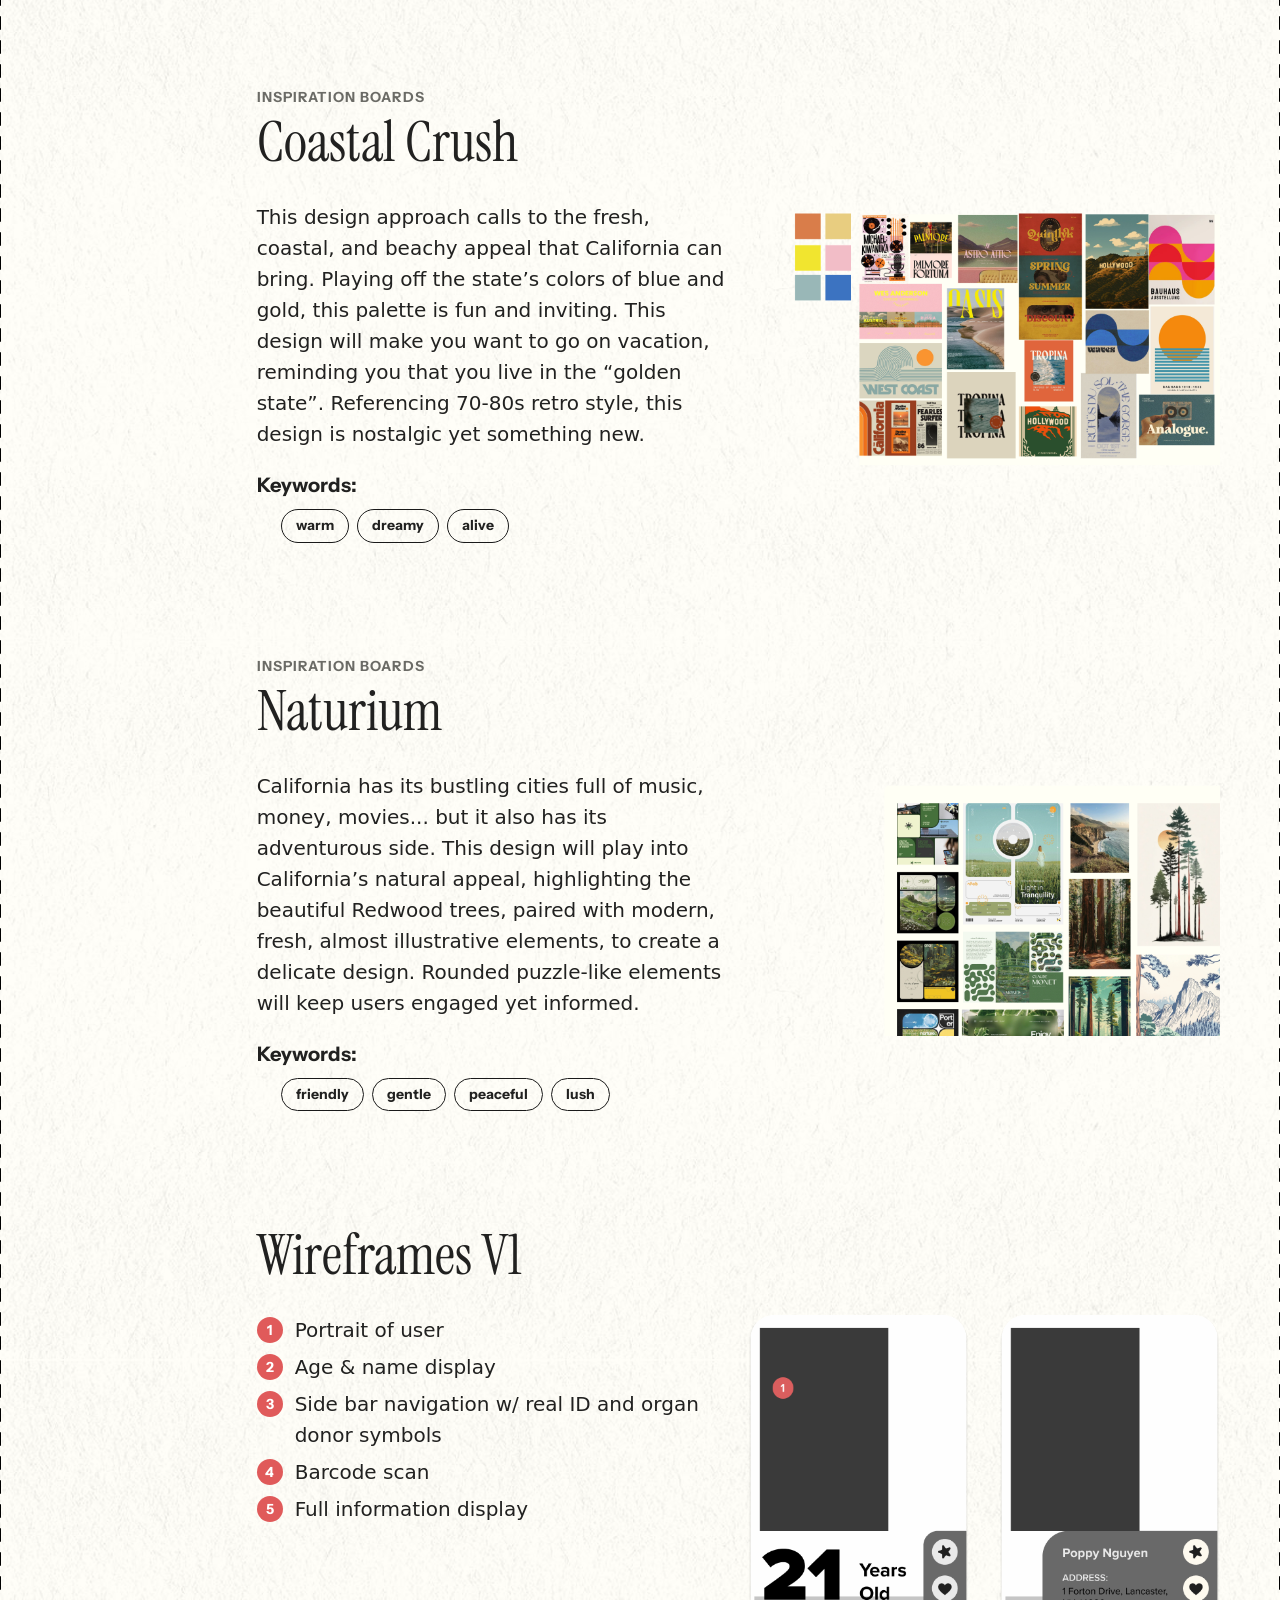
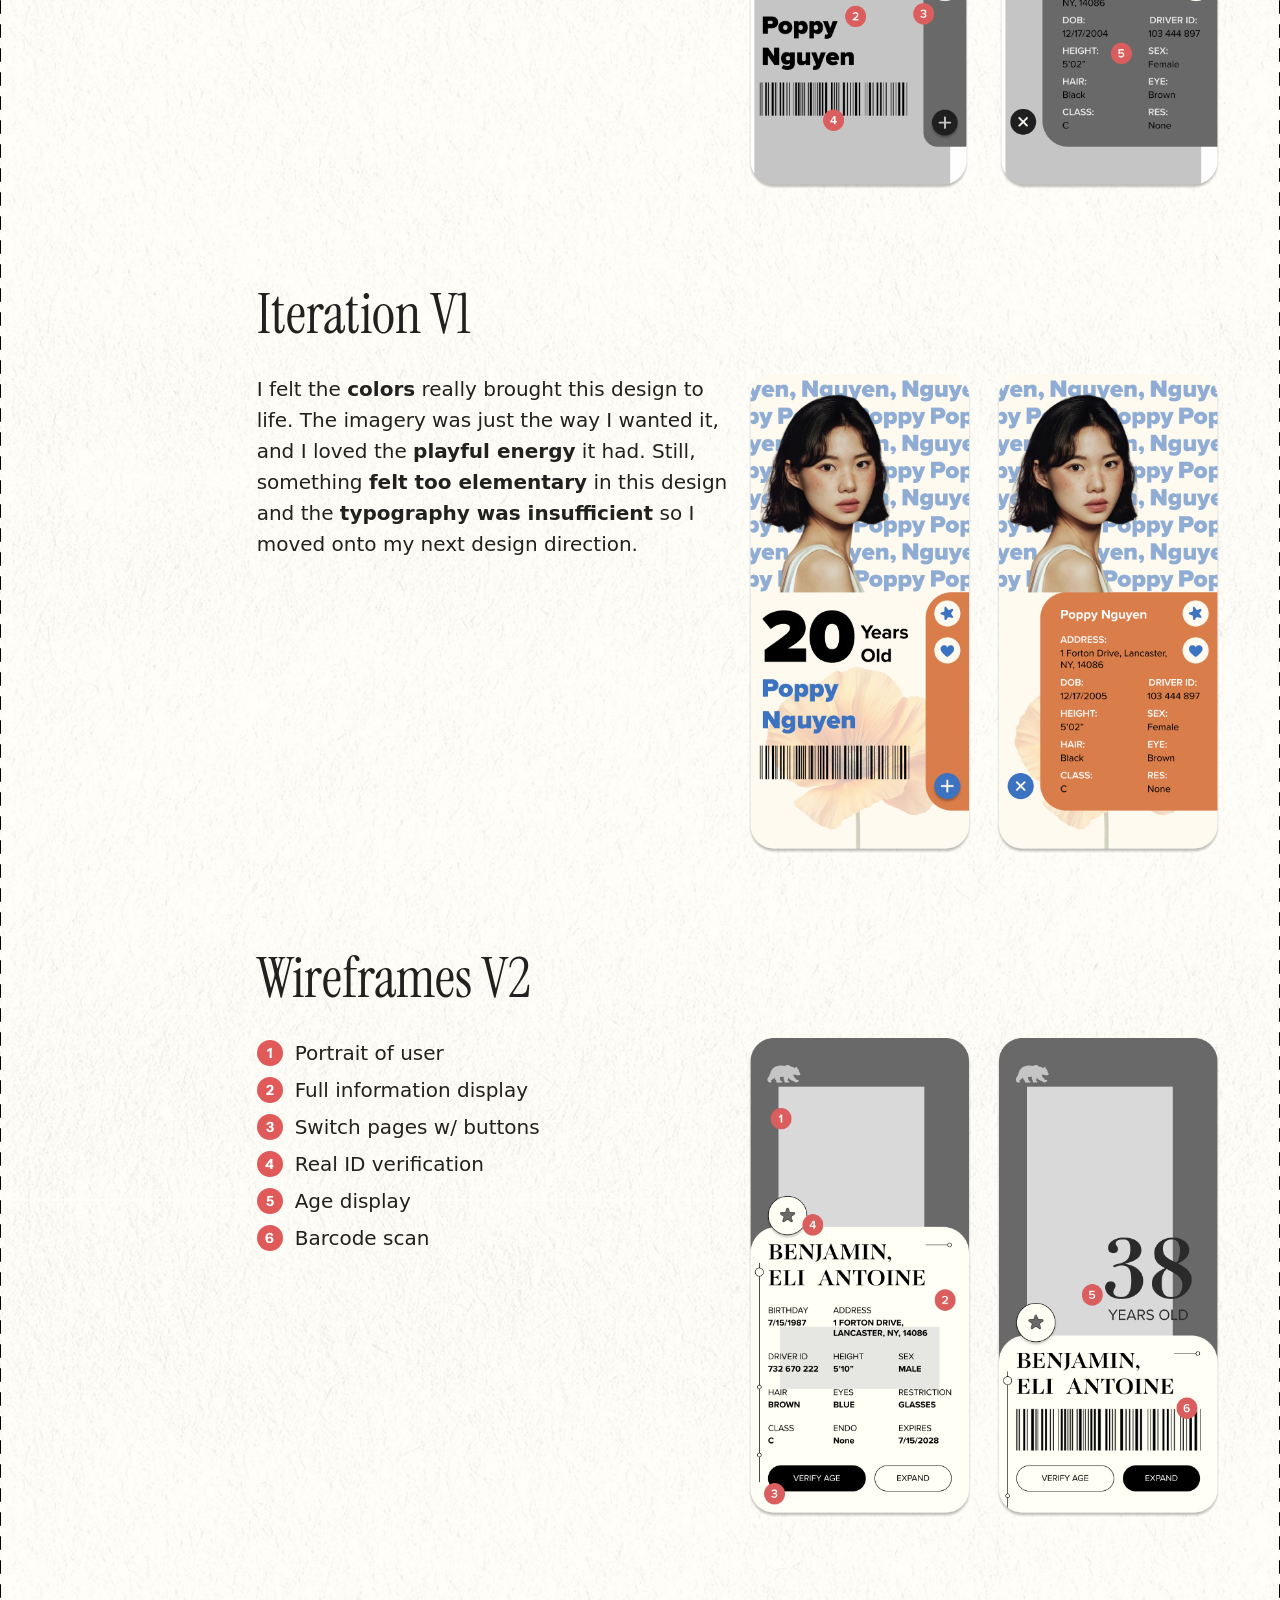
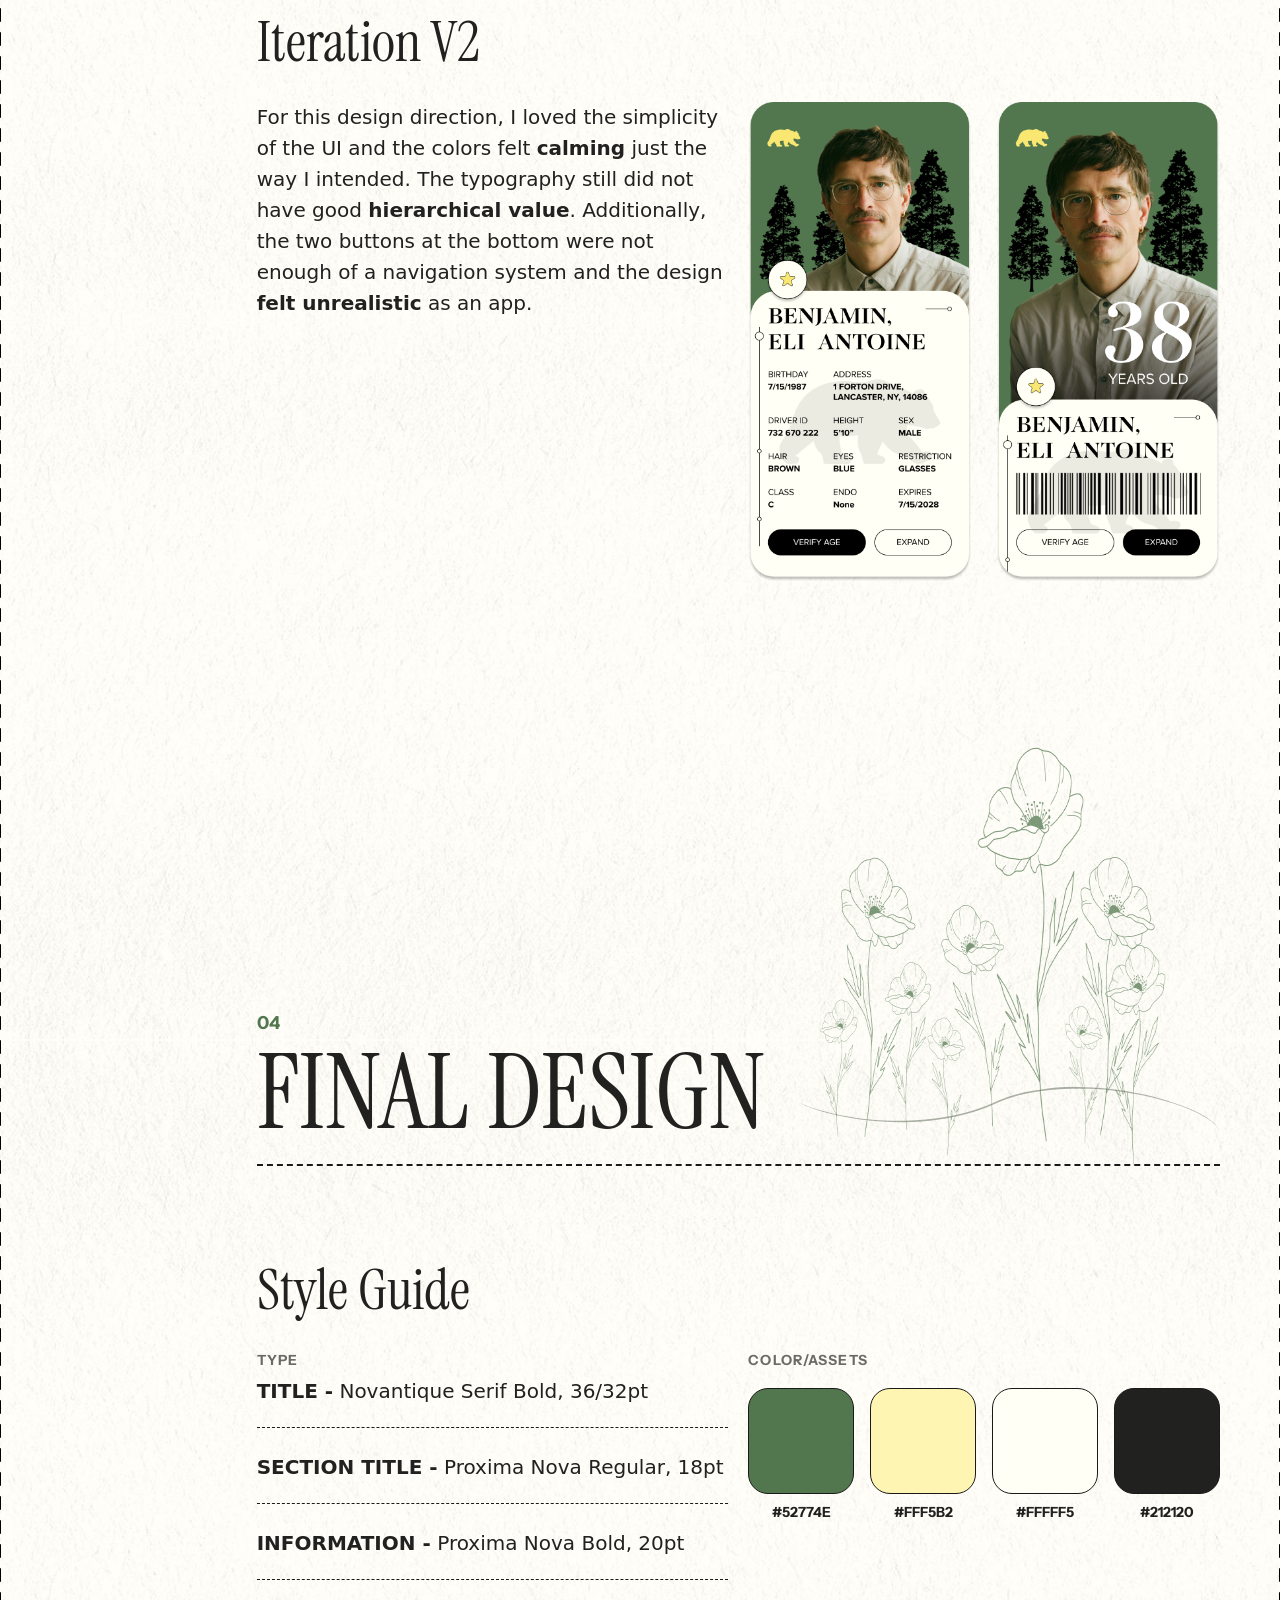
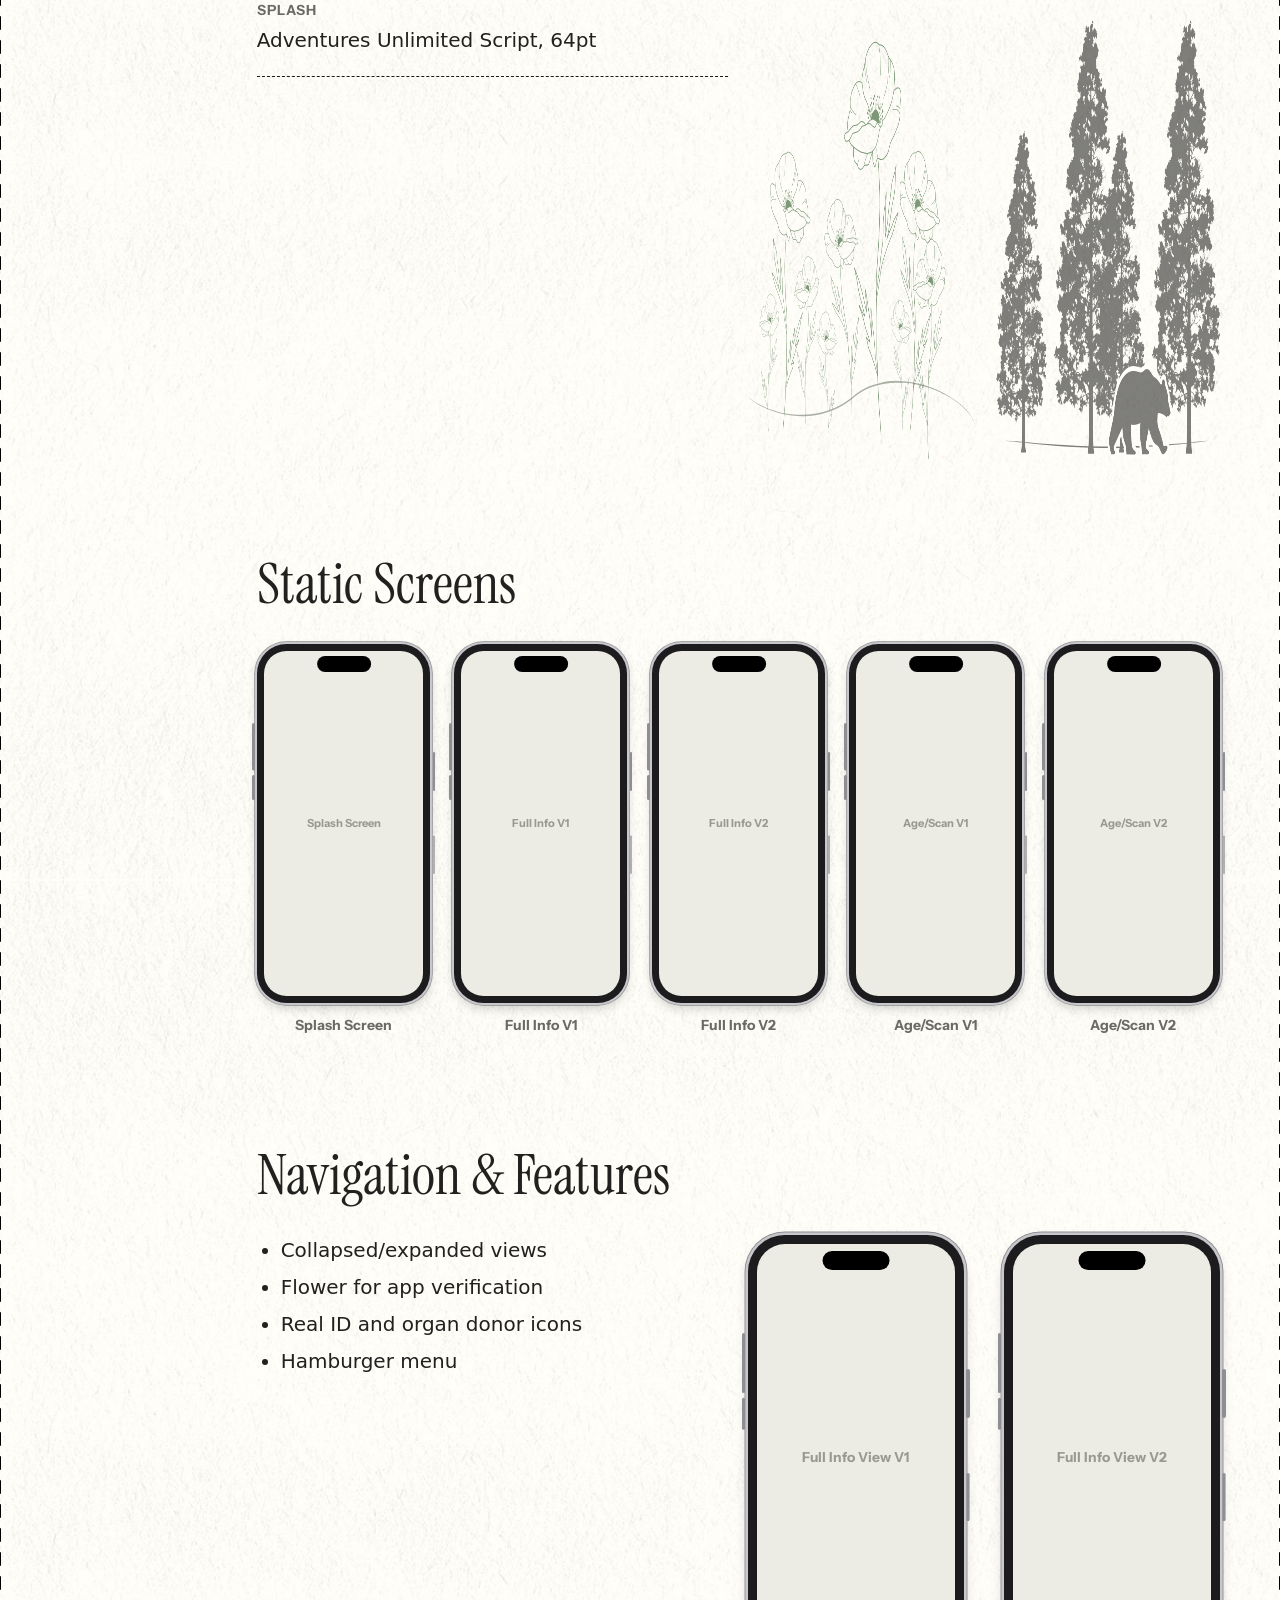
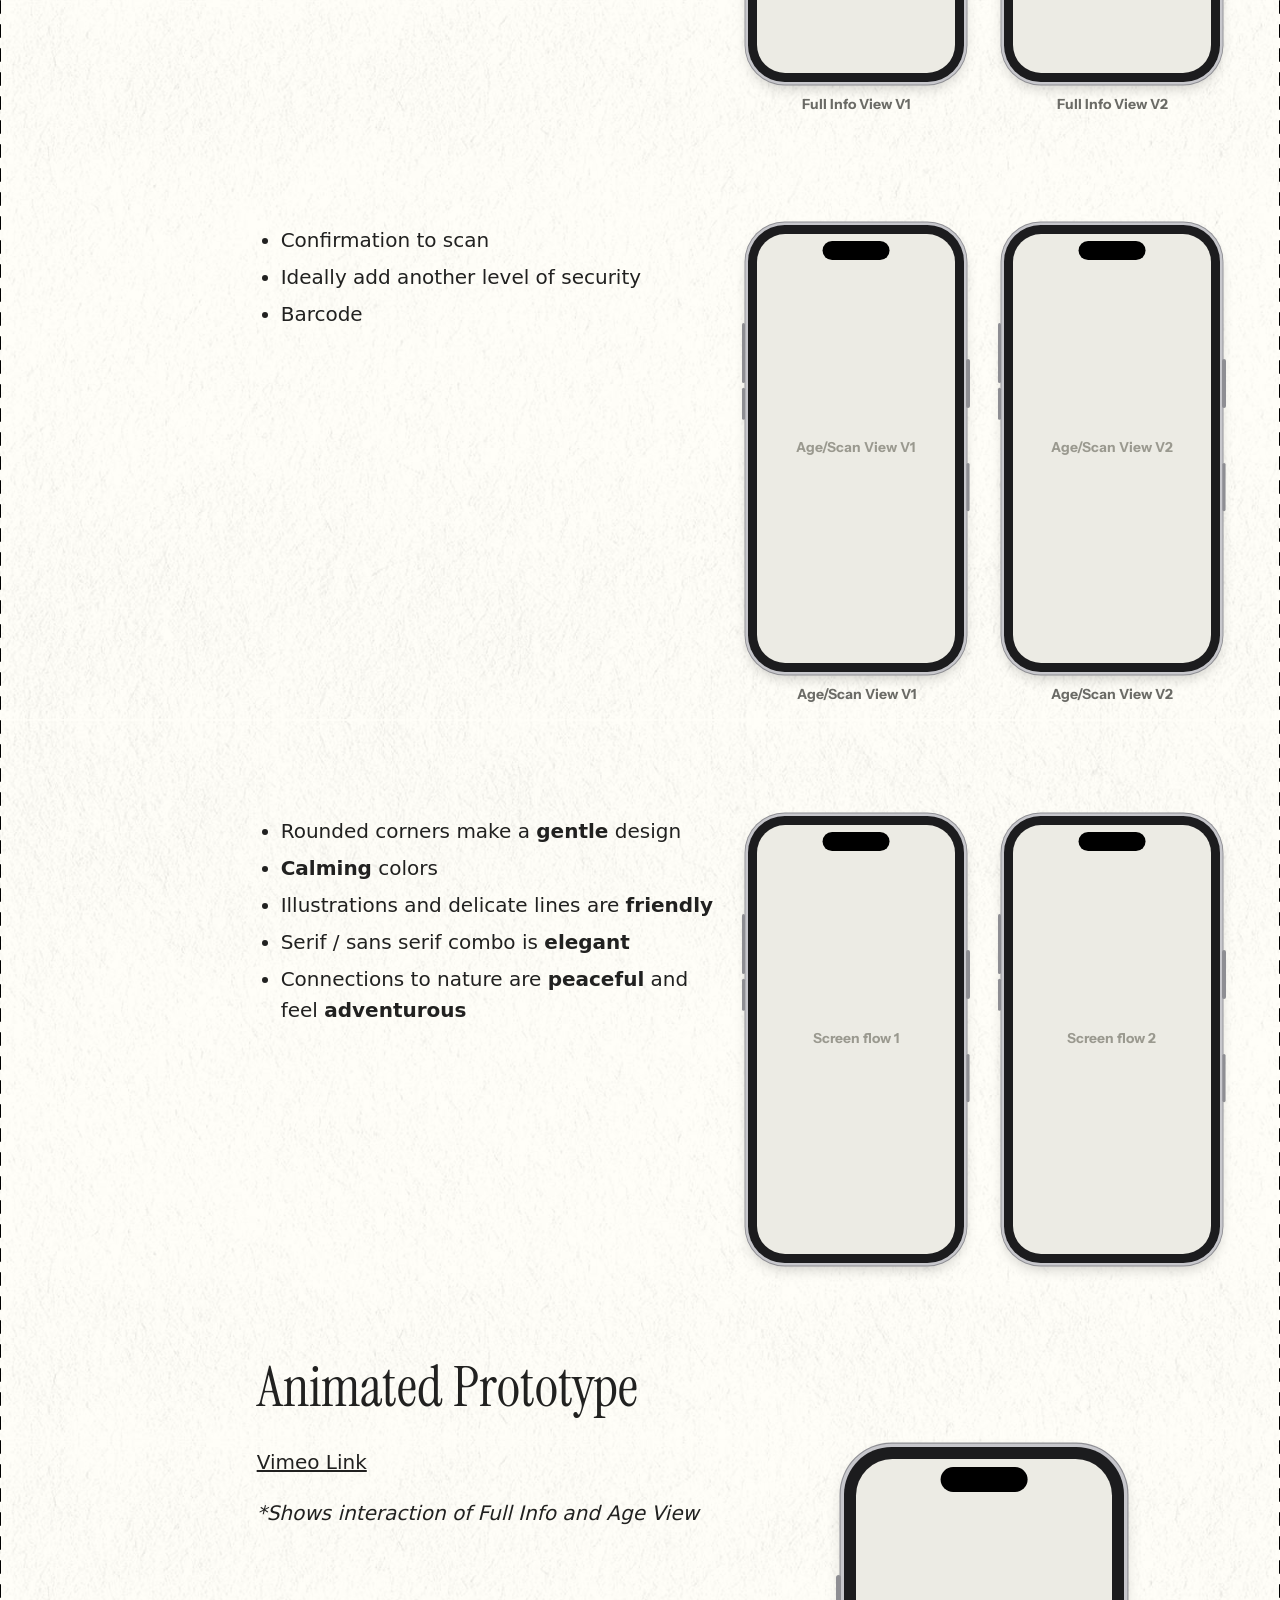
<file: projects/mobile-id.html>
<!DOCTYPE html>
<html lang="en">
<head>
  <meta charset="UTF-8">
  <meta name="viewport" content="width=device-width, initial-scale=1.0">
  <title>California Digital Driver's License — Case Study</title>
  <link rel="icon" href="../assets/icons/LDH-logo01.png" type="image/png">
  <link rel="stylesheet" href="../assets/css/cursor.css">
  <script src="../assets/js/cursor.js" defer></script>
  <link rel="stylesheet" href="../assets/css/style.css">
  <link rel="stylesheet" href="../assets/css/case-study.css">
</head>
<body>
  <!-- Case study: California Digital Driver's License (CalifornID), Elements III.
       Content and order follow the slide deck in Figma: EIII Proj. 1 > "Case Study" page
       (file hGjw1v2fQp2NiVypEn2jdF), one block per slide.
       Final screens are blank iPhone 16 mockups: to swap one in, put an <img> inside its
       .iphone__screen (the label hides itself). -->
  <div class="canvas">
  <div class="cs">

    <header class="cs-top">
      <!-- Back to the projects page. -->
      <a class="cs-top__back" href="../projects.html">
        <svg viewBox="0 0 24 24" fill="none" stroke="currentColor" stroke-width="2.2" stroke-linecap="round" stroke-linejoin="round" aria-hidden="true"><path d="M9 14 4 9l5-5"/><path d="M4 9h10.5a5.5 5.5 0 0 1 0 11H11"/></svg>
        back to projects
      </a>
      <nav aria-label="Breadcrumb">
        <ol class="cs-top__crumbs">
          <li><a href="../index.html">home</a></li>
          <li><a href="../projects.html">projects</a></li>
          <li><span aria-current="page">california digital ID</span></li>
        </ol>
      </nav>
    </header>

    <main>
      <!-- Cover (slide 00)
       
      <section class="cs-hero" aria-labelledby="cs-title">
        <div class="cs-hero__text">
          <p class="cs-eyebrow">Case study · Mobile ID app</p>
          <h1 class="cs-hero__title" id="cs-title">California Digital Driver’s License</h1>
          <ul class="cs-hero__tags">
            <li class="cs-tag">UI / UX design</li>
            <li class="cs-tag">iOS app</li>
            <li class="cs-tag">Animated prototype</li>
          </ul>
        </div>
        
        <aside class="cs-hero__card journal-card" aria-label="Project details">
          <dl class="cs-meta">
            <div><dt>Designer</dt><dd>Lily Horvatits</dd></div>
            <div><dt>Class</dt><dd>Elements III</dd></div>
            <div><dt>Professor</dt><dd>Hye-Jin Nae</dd></div>
            <div><dt>Term</dt><dd>Spring 2026</dd></div>
            <div><dt>Platform</dt><dd>iOS, iPhone 16 &amp; 17 Pro</dd></div>
          </dl>
        </aside>
      </section>
-->
      <!-- header-id (Figma 2202:218): the pink banner (with its textured outline) with the faded
           redwoods and bear, the title,
           and the two phones. Each tree is the same redwood image cropped as in Figma; --x/--y are
           its Figma position in the banner. -->
      <div class="cs-banner">
        <img class="cs-banner__box" src="../assets/images/projects/mobile-id/header-box.png" width="1251" height="363" alt="">
        <div class="cs-banner__landscape" aria-hidden="true">
          <img class="cs-banner__line" src="../assets/images/projects/mobile-id/ground-line.svg" width="1248" height="26" alt="">
          <span class="cs-banner__tree cs-banner__tree--a" style="--x: 351; --y: 98.097"><img src="../assets/images/projects/mobile-id/redwood.png" alt=""></span>
          <span class="cs-banner__tree cs-banner__tree--a" style="--x: 712; --y: 95.097"><img src="../assets/images/projects/mobile-id/redwood.png" alt=""></span>
          <span class="cs-banner__tree cs-banner__tree--a" style="--x: 536.077; --y: 93.026"><img src="../assets/images/projects/mobile-id/redwood.png" alt=""></span>
          <span class="cs-banner__tree cs-banner__tree--small" style="--x: 48; --y: 141"><img src="../assets/images/projects/mobile-id/redwood.png" alt=""></span>
          <span class="cs-banner__tree cs-banner__tree--edge" style="--x: 0; --y: 98"><img src="../assets/images/projects/mobile-id/redwood.png" alt=""></span>
          <span class="cs-banner__tree cs-banner__tree--a" style="--x: 1122; --y: 91"><img src="../assets/images/projects/mobile-id/redwood.png" alt=""></span>
          <span class="cs-banner__tree cs-banner__tree--tall" style="--x: 423.036; --y: 37"><img src="../assets/images/projects/mobile-id/redwood.png" alt=""></span>
          <span class="cs-banner__tree cs-banner__tree--tall" style="--x: 1034; --y: 37"><img src="../assets/images/projects/mobile-id/redwood.png" alt=""></span>
          <span class="cs-banner__tree cs-banner__tree--tall" style="--x: 907; --y: 58"><img src="../assets/images/projects/mobile-id/redwood.png" alt=""></span>
          <span class="cs-banner__tree cs-banner__tree--tall" style="--x: 822; --y: 36"><img src="../assets/images/projects/mobile-id/redwood.png" alt=""></span>
          <img class="cs-banner__bear" src="../assets/images/projects/mobile-id/bear.svg" width="217" height="117" alt="">
        </div>
        <div class="cs-banner__text">
          <p class="cs-banner__eyebrow">case study&nbsp; ·&nbsp; mobile id app</p>
          <h1 class="cs-banner__title">California Digital<br>Driver’s License</h1>
          <p class="cs-banner__sub">an exploration of a virtual<br>ID right inside of your phone</p>
        </div>
        <div class="cs-banner__phones">
          <img src="../assets/images/projects/mobile-id/header-phones.png" width="1100" height="733" alt="Two iPhones showing the digital driver’s license: the ID card and the full details screen">
        </div>
      </div>

      <!-- Table of contents (slide 01) -->
      <nav class="cs-contents" aria-labelledby="cs-contents-title">
        <h2 id="cs-contents-title">Table of contents</h2>
        <ol class="cs-contents__cols">
          <li class="cs-contents__chapter">
            <a href="#project-intro"><span>01</span>Project Intro</a>
            <ul>
              <li><a href="#overview">Overview</a></li>
              <li><a href="#problems">Problems &amp; Opportunities</a></li>
              <li><a href="#goal">Project Goal</a></li>
            </ul>
          </li>
          <li class="cs-contents__chapter">
            <a href="#research"><span>02</span>Research &amp; Plan</a>
            <ul>
              <li><a href="#competitive-analysis">Competitive Analysis</a></li>
              <li><a href="#brainstorming">Brainstorming</a></li>
              <li><a href="#sketches">Sketches</a></li>
            </ul>
          </li>
          <li class="cs-contents__chapter">
            <a href="#development"><span>03</span>Development</a>
            <ul>
              <li><a href="#grid">Grid &amp; Layout</a></li>
              <li><a href="#inspiration">Inspiration Boards</a></li>
              <li><a href="#wireframes-v1">Wireframes V1</a></li>
              <li><a href="#iteration-v1">Iteration V1</a></li>
              <li><a href="#wireframes-v2">Wireframes V2</a></li>
              <li><a href="#iteration-v2">Iteration V2</a></li>
            </ul>
          </li>
          <li class="cs-contents__chapter">
            <a href="#final-design"><span>04</span>Final Design</a>
            <ul>
              <li><a href="#style-guide">Style Guide</a></li>
              <li><a href="#static-screens">Static Screens</a></li>
              <li><a href="#navigation">Navigation &amp; Features</a></li>
              <li><a href="#prototype">Animated Prototype</a></li>
              <li><a href="#reflection">Reflection/Takeaways</a></li>
            </ul>
          </li>
        </ol>
      </nav>

      <div class="cs-body">
        <!-- Sticky chapter rail; case-study.js marks the chapter in view. -->
        <nav class="cs-rail" aria-label="Chapters">
          <ol>
            <li><a href="#project-intro"><span>01</span>Project Intro</a></li>
            <li><a href="#research"><span>02</span>Research &amp; Plan</a></li>
            <li><a href="#development"><span>03</span>Development</a></li>
            <li><a href="#final-design"><span>04</span>Final Design</a></li>
          </ol>
        </nav>

        <div class="cs-story">

          <!-- ========== 01 Project Intro (slides 02–05) ========== -->
          <section class="cs-chapter" id="project-intro" aria-labelledby="ch-intro">
            <header class="cs-chapter__head">
              <div>
                <span class="cs-chapter__num">01</span>
                <h2 class="cs-chapter__title" id="ch-intro">Project intro</h2>
              </div>
              <img class="cs-chapter__art" src="../assets/images/projects/mobile-id/flower-field.png" width="636" height="424" alt="">
            </header>

            <div class="cs-block cs-cols" id="overview">
              <h3 class="cs-block__label">Overview</h3>
              <div class="cs-text cs-text--wide">
                <p><strong>Digital IDs</strong> are a helpful solution for today’s society that is heavily dependent on one thing: their cellphone. Life moves fast and it is very easy to forget our physical IDs, especially if we already have our credit cards on our phones.</p>
                <p>Some states, including <strong>California</strong>, have already began their own unique iterations for a digital ID application. It will take time and be difficult to <strong>switch from physical to digital</strong>, but let’s break down why it works.</p>
              </div>
            </div>

            <div class="cs-block cs-cols" id="problems">
              <h3 class="cs-block__label">Problems &amp; Opportunities</h3>
              <div class="cs-pages">
                <div class="journal-card">
                  <h3>Problems</h3>
                  <ul>
                    <li>Poor hierarchy</li>
                    <li>Crowded information</li>
                    <li>No longer most efficient solution</li>
                  </ul>
                </div>
                <div class="journal-card">
                  <h3>Opportunities</h3>
                  <ul>
                    <li>Dynamic &amp; interactive</li>
                    <li>Creative UI &amp; illustrative designs</li>
                    <li>Custom &amp; personal</li>
                  </ul>
                </div>
              </div>
            </div>

            <div class="cs-block cs-cols" id="goal">
              <h3 class="cs-block__label">Project Goal</h3>
              <blockquote class="cs-goal">
                <p>Create a beautiful design that <strong>gently guides the user</strong> with smooth elements and transitions.</p>
                <p>Offer another level of <strong>customization, security</strong> and <strong>privacy</strong> so the user feels comfortable having all their information in one place.</p>
              </blockquote>
            </div>
          </section>

          <!-- ========== 02 Research & Plan (slides 06–11) ========== -->
          <section class="cs-chapter" id="research" aria-labelledby="ch-research">
            <header class="cs-chapter__head">
              <div>
                <span class="cs-chapter__num">02</span>
                <h2 class="cs-chapter__title" id="ch-research">Research &amp;<br>plan</h2>
              </div>
              <img class="cs-chapter__art" src="../assets/images/projects/mobile-id/flower-field.png" width="636" height="424" alt="">
            </header>

            <div class="cs-block cs-cols" id="competitive-analysis">
              <h3 class="cs-block__label"><small>Competitive Analysis</small>The physical ID</h3>
              <div class="cs-text">
                <div class="cs-proscons">
                  <div>
                    <h4>Strengths</h4>
                    <p>the most widely accepted solution<br>has great security and verifiability (symbols, iconography, colors, barcodes).</p>
                  </div>
                  <div>
                    <h4>Weaknesses</h4>
                    <p>easy to lose and extremely hard to read due to clutter<br>lacks hierarchy, especially for those with poor vision.</p>
                  </div>
                </div>
              </div>
              <figure class="cs-media">
                <img src="../assets/images/projects/mobile-id/physical-id.png" width="543" height="453" alt="A sample California driver's license, front and back.">
              </figure>
            </div>

            <div class="cs-block cs-cols">
              <h3 class="cs-block__label"><small>Competitive Analysis</small>Digital IDs</h3>
              <div class="cs-text">
                <p>State official and <strong>Apple/Samsung/Google digital IDs</strong> are already beginning to enter the arena. They are a great first step to transferring to digital identification methods. Both groups offer <strong>trustworthy, secure and easily verifiable</strong> solutions, while wallet apps like Apple and Samsung offer more <strong>aesthetically pleasing</strong> apps, with <strong>unique features</strong> like tap.</p>
              </div>
              <figure class="cs-media">
                <img src="../assets/images/projects/mobile-id/competitors.png" width="534" height="534" alt="Existing digital IDs: state apps and Apple, Samsung and Google wallet IDs.">
              </figure>
            </div>

            <div class="cs-block cs-cols" id="brainstorming">
              <h3 class="cs-block__label">Brainstorming</h3>
              <div class="cs-text cs-text--wide">
                <p>I chose the state of <strong>California</strong> because of the variety of <strong>visual opportunities</strong> that the state’s culture can lend itself to. There are several unique <strong>state symbols</strong> or experiences that are easily recognizable as California. The <strong>bear</strong> on the flag and as the state’s animal, the state flower: <strong>poppy</strong>, and other concepts like the state colors: <strong>blue and orange.</strong></p>
              </div>
            </div>

            <div class="cs-block cs-cols" id="sketches">
              <h3 class="cs-block__label">Sketches</h3>
              <div class="cs-text">
                <p>I wanted to explore different ways of laying out the information. At first, my ideas were more experimental. The idea was to scroll rather than having all the information ready at the start.</p>
                <p>The splash screen was the most fun part to brainstorm with in terms of animation possibilities!</p>
              </div>
              <div class="cs-sketches">
                <figure class="taped"><img src="../assets/images/projects/mobile-id/sketch-layouts.png" width="443" height="560" alt="Pencil sketches of two scrolling ID layouts."></figure>
                <figure class="taped"><img src="../assets/images/projects/mobile-id/sketch-splash-1.png" width="261" height="513" alt="Splash screen sketch with a hand-lettered logo."></figure>
                <figure class="taped"><img src="../assets/images/projects/mobile-id/sketch-splash-2.png" width="257" height="512" alt="Splash screen sketch with redwood trees above the logo."></figure>
              </div>
            </div>
          </section>

          <!-- ========== 03 Development (slides 12–19) ========== -->
          <section class="cs-chapter" id="development" aria-labelledby="ch-dev">
            <header class="cs-chapter__head">
              <div>
                <span class="cs-chapter__num">03</span>
                <h2 class="cs-chapter__title" id="ch-dev">Development</h2>
              </div>
              <img class="cs-chapter__art" src="../assets/images/projects/mobile-id/flower-field.png" width="636" height="424" alt="">
            </header>

            <div class="cs-block cs-cols" id="grid">
              <h3 class="cs-block__label">Grid &amp; Layout</h3>
              <div class="cs-text">
                <ul>
                  <li><strong>4px grid</strong></li>
                  <li>IOS iPhone 16 &amp; 17 Pro, <strong>402 x 874px</strong></li>
                  <li><strong>4 columns,</strong> 16px margin &amp; gutter</li>
                  <li>Top safe area: <strong>36px</strong></li>
                  <li>Bottom safe area: <strong>34px</strong></li>
                </ul>
              </div>
              <figure class="cs-media" style="max-width: 280px; justify-self: center;">
                <img src="../assets/images/projects/mobile-id/grid-layout.png" width="402" height="874" alt="The 402 × 874 screen with four columns and the top and bottom safe areas.">
              </figure>
            </div>

            <div class="cs-block cs-cols" id="inspiration">
              <h3 class="cs-block__label"><small>Inspiration Boards</small>Coastal Crush</h3>
              <div class="cs-text">
                <p>This design approach calls to the fresh, coastal, and beachy appeal that California can bring. Playing off the state’s colors of blue and gold, this palette is fun and inviting. This design will make you want to go on vacation, reminding you that you live in the “golden state”. Referencing 70-80s retro style, this design is nostalgic yet something new.</p>
                <h4>Keywords:</h4>
                <ul class="cs-chips"><li class="cs-tag">warm</li><li class="cs-tag">dreamy</li><li class="cs-tag">alive</li></ul>
              </div>
              <figure class="cs-media">
                <img src="../assets/images/projects/mobile-id/inspo-coastal-crush.png" width="720" height="405" alt="Coastal Crush mood board: beaches, blue and gold, retro type.">
              </figure>
            </div>

            <div class="cs-block cs-cols">
              <h3 class="cs-block__label"><small>Inspiration Boards</small>Naturium</h3>
              <div class="cs-text">
                <p>California has its bustling cities full of music, money, movies... but it also has its adventurous side. This design will play into California’s natural appeal, highlighting the beautiful Redwood trees, paired with modern, fresh, almost illustrative elements, to create a delicate design. Rounded puzzle-like elements will keep users engaged yet informed.</p>
                <h4>Keywords:</h4>
                <ul class="cs-chips"><li class="cs-tag">friendly</li><li class="cs-tag">gentle</li><li class="cs-tag">peaceful</li><li class="cs-tag">lush</li></ul>
              </div>
              <figure class="cs-media">
                <img src="../assets/images/projects/mobile-id/inspo-naturium.png" width="720" height="405" alt="Naturium mood board: redwoods, soft greens and delicate illustrations.">
              </figure>
            </div>

            <div class="cs-block cs-cols" id="wireframes-v1">
              <h3 class="cs-block__label">Wireframes V1</h3>
              <div class="cs-text">
                <ol class="cs-numbered">
                  <li>Portrait of user</li>
                  <li>Age &amp; name display</li>
                  <li>Side bar navigation w/ real ID and organ donor symbols</li>
                  <li>Barcode scan</li>
                  <li>Full information display</li>
                </ol>
              </div>
              <figure class="cs-media">
                <img src="../assets/images/projects/mobile-id/wireframes-v1.png" width="728" height="732" alt="Two greyscale wireframes, numbered 1 to 5.">
              </figure>
            </div>

            <div class="cs-block cs-cols" id="iteration-v1">
              <h3 class="cs-block__label">Iteration V1</h3>
              <div class="cs-text">
                <p>I felt the <strong>colors</strong> really brought this design to life. The imagery was just the way I wanted it, and I loved the <strong>playful energy</strong> it had. Still, something <strong>felt too elementary</strong> in this design and the <strong>typography was insufficient</strong> so I moved onto my next design direction.</p>
              </div>
              <figure class="cs-media">
                <img src="../assets/images/projects/mobile-id/iteration-v1.png" width="728" height="741" alt="Iteration V1: a collapsed and an expanded ID in cream, orange and blue with poppy imagery.">
              </figure>
            </div>

            <div class="cs-block cs-cols" id="wireframes-v2">
              <h3 class="cs-block__label">Wireframes V2</h3>
              <div class="cs-text">
                <ol class="cs-numbered">
                  <li>Portrait of user</li>
                  <li>Full information display</li>
                  <li>Switch pages w/ buttons</li>
                  <li>Real ID verification</li>
                  <li>Age display</li>
                  <li>Barcode scan</li>
                </ol>
              </div>
              <figure class="cs-media">
                <img src="../assets/images/projects/mobile-id/wireframes-v2.png" width="728" height="741" alt="Two greyscale wireframes, numbered 1 to 6.">
              </figure>
            </div>

            <div class="cs-block cs-cols" id="iteration-v2">
              <h3 class="cs-block__label">Iteration V2</h3>
              <div class="cs-text">
                <p>For this design direction, I loved the simplicity of the UI and the colors felt <strong>calming</strong> just the way I intended. The typography still did not have good <strong>hierarchical value</strong>. Additionally, the two buttons at the bottom were not enough of a navigation system and the design <strong>felt unrealistic</strong> as an app.</p>
              </div>
              <figure class="cs-media">
                <img src="../assets/images/projects/mobile-id/iteration-v2.png" width="728" height="741" alt="Iteration V2: green and cream screens with redwood illustrations and a full info view.">
              </figure>
            </div>
          </section>

          <!-- ========== 04 Final Design (slides 20–27) ========== -->
          <section class="cs-chapter" id="final-design" aria-labelledby="ch-final">
            <header class="cs-chapter__head">
              <div>
                <span class="cs-chapter__num">04</span>
                <h2 class="cs-chapter__title" id="ch-final">Final design</h2>
              </div>
              <img class="cs-chapter__art" src="../assets/images/projects/mobile-id/flower-field.png" width="636" height="424" alt="">
            </header>

            <div class="cs-block cs-cols" id="style-guide">
              <h3 class="cs-block__label">Style Guide</h3>
              <dl class="cs-type-specimens">
                <div><dt>Type</dt><dd><strong>TITLE -</strong> Novantique Serif Bold, 36/32pt</dd></div>
                <div><dd><strong>SECTION TITLE -</strong> Proxima Nova Regular, 18pt</dd></div>
                <div><dd><strong>INFORMATION -</strong> Proxima Nova Bold, 20pt</dd></div>
                <div><dt>Splash</dt><dd>Adventures Unlimited Script, 64pt</dd></div>
              </dl>
              <div class="cs-swatches">
                <h4>Color/Assets</h4>
                <ul>
                  <li><span style="background: #52774E"></span><code>#52774E</code></li>
                  <li><span style="background: #FFF5B2"></span><code>#FFF5B2</code></li>
                  <li><span style="background: #FFFFF5"></span><code>#FFFFF5</code></li>
                  <li><span style="background: #212120"></span><code>#212120</code></li>
                </ul>
                <div class="cs-swatches__art">
                  <img src="../assets/images/projects/mobile-id/flower-field.png" width="636" height="424" alt="Line-drawn poppy field illustration.">
                  <img src="../assets/images/projects/mobile-id/forest.png" width="611" height="497" alt="Redwood trees and a bear silhouette.">
                </div>
              </div>
            </div>

            <div class="cs-block cs-cols" id="static-screens">
              <h3 class="cs-block__label">Static Screens</h3>
              <ul class="cs-phones">
                <li><div class="iphone"><div class="iphone__body"><div class="iphone__screen"><span class="iphone__label">Splash Screen</span></div></div></div><p class="cs-caption">Splash Screen</p></li>
                <li><div class="iphone"><div class="iphone__body"><div class="iphone__screen"><span class="iphone__label">Full Info V1</span></div></div></div><p class="cs-caption">Full Info V1</p></li>
                <li><div class="iphone"><div class="iphone__body"><div class="iphone__screen"><span class="iphone__label">Full Info V2</span></div></div></div><p class="cs-caption">Full Info V2</p></li>
                <li><div class="iphone"><div class="iphone__body"><div class="iphone__screen"><span class="iphone__label">Age/Scan V1</span></div></div></div><p class="cs-caption">Age/Scan V1</p></li>
                <li><div class="iphone"><div class="iphone__body"><div class="iphone__screen"><span class="iphone__label">Age/Scan V2</span></div></div></div><p class="cs-caption">Age/Scan V2</p></li>
              </ul>
            </div>

            <div class="cs-block cs-cols" id="navigation">
              <h3 class="cs-block__label">Navigation &amp; Features</h3>
              <div class="cs-text">
                <ul>
                  <li>Collapsed/expanded views</li>
                  <li>Flower for app verification</li>
                  <li>Real ID and organ donor icons</li>
                  <li>Hamburger menu</li>
                </ul>
              </div>
              <ul class="cs-phones cs-phones--pair">
                <li><div class="iphone"><div class="iphone__body"><div class="iphone__screen"><span class="iphone__label">Full Info View V1</span></div></div></div><p class="cs-caption">Full Info View V1</p></li>
                <li><div class="iphone"><div class="iphone__body"><div class="iphone__screen"><span class="iphone__label">Full Info View V2</span></div></div></div><p class="cs-caption">Full Info View V2</p></li>
              </ul>
            </div>

            <div class="cs-block cs-cols">
              <div class="cs-text">
                <ul>
                  <li>Confirmation to scan</li>
                  <li>Ideally add another level of security</li>
                  <li>Barcode</li>
                </ul>
              </div>
              <ul class="cs-phones cs-phones--pair">
                <li><div class="iphone"><div class="iphone__body"><div class="iphone__screen"><span class="iphone__label">Age/Scan View V1</span></div></div></div><p class="cs-caption">Age/Scan View V1</p></li>
                <li><div class="iphone"><div class="iphone__body"><div class="iphone__screen"><span class="iphone__label">Age/Scan View V2</span></div></div></div><p class="cs-caption">Age/Scan View V2</p></li>
              </ul>
            </div>

            <div class="cs-block cs-cols">
              <div class="cs-text">
                <ul>
                  <li>Rounded corners make a <strong>gentle</strong> design</li>
                  <li><strong>Calming</strong> colors</li>
                  <li>Illustrations and delicate lines are <strong>friendly</strong></li>
                  <li>Serif / sans serif combo is <strong>elegant</strong></li>
                  <li>Connections to nature are <strong>peaceful</strong> and feel <strong>adventurous</strong></li>
                </ul>
              </div>
              <!-- Figma shows two long scrolling screens here (Frame 100 / Frame 101). -->
              <ul class="cs-phones cs-phones--pair">
                <li><div class="iphone"><div class="iphone__body"><div class="iphone__screen"><span class="iphone__label">Screen flow 1</span></div></div></div></li>
                <li><div class="iphone"><div class="iphone__body"><div class="iphone__screen"><span class="iphone__label">Screen flow 2</span></div></div></div></li>
              </ul>
            </div>

            <div class="cs-block cs-cols" id="prototype">
              <h3 class="cs-block__label">Animated Prototype</h3>
              <div class="cs-text">
                <!-- Vimeo link to come: link this text, or put the video inside the phone below. -->
                <p><a href="#">Vimeo Link</a></p>
                <p><em>*Shows interaction of Full Info and Age View</em></p>
              </div>
              <figure class="cs-prototype">
                <div class="iphone"><div class="iphone__body"><div class="iphone__screen"><span class="iphone__label" style="margin-top: 60%">Prototype video</span></div></div></div>
              </figure>
            </div>

            <div class="cs-block cs-cols" id="reflection">
              <h3 class="cs-block__label">Reflection/Takeaways</h3>
              <div class="cs-text">
                <p>I learned that it is easy for things to look the same, and therefore become <strong>redundant</strong>. It’s important to <strong>take visual risks</strong>; having different design dynamics doesn’t mean you have to compromise the style’s cohesion. If I were to redo this project, I would’ve <strong>explored more</strong> unique ways to <strong>display information</strong>.</p>
              </div>
              <div class="cs-next journal-card">
                <h3>Next steps:</h3>
                <p style="margin: 0">add in the <strong>“Face ID” feature</strong> and develop the <strong>“Medical” page</strong>. Opportunities to add in a <strong>wallet feature.</strong></p>
              </div>
            </div>
          </section>

        </div>
      </div>

      <!-- End (slide 28) -->
      <section class="cs-end" aria-label="End">
        <img class="cs-end__art" src="../assets/images/projects/mobile-id/flower-field.png" width="636" height="424" alt="">
        <p class="cs-end__title">thank you !</p>
        <a class="cs-top__back" href="../projects.html">
          <svg viewBox="0 0 24 24" fill="none" stroke="currentColor" stroke-width="2.2" stroke-linecap="round" stroke-linejoin="round" aria-hidden="true"><path d="M9 14 4 9l5-5"/><path d="M4 9h10.5a5.5 5.5 0 0 1 0 11H11"/></svg>
          back to projects
        </a>
      </section>
    </main>

  </div>
  </div>

  <script src="../assets/js/case-study.js" defer></script>
</body>
</html>
</file>
<file: assets/css/cursor.css>
/* ---------- Star cursor (global: include on every page, with assets/js/cursor.js) ---------- */
/* The cursor is assets/images/star_cursor.svg (127 × 122) shown at ¼ size (~32px); the click
   point is the tip of the star's upper-left point.
   - Normally: black over anything light and white over anything dark (never a colour) — always
     visible.
   - Over anything clickable: pink (--cursor-hover-color), or green
     (--cursor-hover-contrast-color) when the thing under it is that same pink.
   Without the script (or on touch screens), the plain star below is used as a normal cursor. */
:root {
  --cursor-hover-color: #ef5fa0;
  --cursor-hover-contrast-color: #10a05f;
}

html {
  cursor: url("../images/star_cursor.svg") 5 0, auto;
  cursor: image-set(url("../images/star_cursor.svg") 4x) 5 0, auto;
}

/* Keep the star over links and buttons too (instead of the hand). */
a,
button {
  cursor: inherit;
}

.star-cursor {
  position: fixed;
  top: 0;
  left: 0;
  z-index: 2147483647;
  width: 31.75px;
  height: 30.5px;
  background: #fff;
  -webkit-mask: url("../images/star_cursor.svg") center / contain no-repeat;
  mask: url("../images/star_cursor.svg") center / contain no-repeat;
  mix-blend-mode: difference;
  pointer-events: none;
  opacity: 0;
  transition: background-color 0.15s ease;
}

/* Pure black or white, never a colour: the star shows what's behind it in greyscale, pushed to
   black or white (contrast) and then flipped (invert), so it's black over anything light and white
   over anything dark. Browsers without backdrop-filter keep the "difference" star above. */
@supports (backdrop-filter: invert(1)) or (-webkit-backdrop-filter: invert(1)) {
  .star-cursor {
    background: transparent;
    mix-blend-mode: normal;
    -webkit-backdrop-filter: grayscale(1) contrast(100) invert(1);
    backdrop-filter: grayscale(1) contrast(100) invert(1);
  }
}

.star-cursor.is-over-clickable {
  mix-blend-mode: normal;
  -webkit-backdrop-filter: none;
  backdrop-filter: none;
  background: var(--cursor-hover-color);
}

.star-cursor.is-over-clickable.is-over-hover-color {
  background: var(--cursor-hover-contrast-color);
}

/* Sparkle trail behind the cursor (cursor.js). The sparkles are drawn white and shown with
   "difference", so like the star they're dark over light areas and light over dark ones. */
.cursor-trail {
  position: fixed;
  inset: 0;
  z-index: 2147483646;
  width: 100%;
  height: 100%;
  pointer-events: none;
  mix-blend-mode: difference;
}

/* While the star is active, hide the system cursor everywhere (even where a page sets its own). */
html.has-star-cursor,
html.has-star-cursor * {
  cursor: none !important;
}
</file>
<file: assets/css/cat-pages.css>
/* Shared by 2D-cat-animations.html and 3D-cat-animations.html: a "home" link with a return arrow
   in the top-left corner, and a button in the top-right to switch between the 2D and 3D cat.
   Same pill style as the pages' animation buttons (--chip / --ink come from each page). */
.cat-page-link {
  position: fixed;
  top: 20px;
  z-index: 1;
  display: inline-flex;
  align-items: center;
  gap: 6px;
  padding: 8px 14px;
  border-radius: 999px;
  background: var(--chip);
  color: var(--ink);
  font: inherit;
  font-size: 14px;
  font-weight: 600;
  text-decoration: none;
}

.cat-page-link:hover {
  background: var(--chip-hover);
}

.cat-page-link:focus-visible {
  outline: 2px solid var(--ink);
  outline-offset: 2px;
}

.cat-page-link svg {
  width: 16px;
  height: 16px;
  flex: none;
}

.cat-page-link--home {
  left: 20px;
}

.cat-page-link--switch {
  right: 20px;
}
</file>
<file: assets/css/style.css>
/* ---------- Fonts ---------- */
/* All self-hosted, SIL Open Font License (see assets/fonts/OFL-*.txt).
   Instrument Serif: Regular for "DESIGN" / "LOVE", Italic for "is celebrating what you".
   Instrument Sans Bold: the "I want to play!" thought cloud. */
@font-face {
  font-family: "Instrument Serif";
  font-style: normal;
  font-weight: 400;
  font-display: swap;
  src: url("../fonts/instrument-serif-regular-latin.woff2") format("woff2");
  unicode-range: U+0000-00FF, U+0131, U+0152-0153, U+02BB-02BC, U+02C6, U+02DA, U+02DC, U+0304, U+0308, U+0329, U+2000-206F, U+20AC, U+2122, U+2191, U+2193, U+2212, U+2215, U+FEFF, U+FFFD;
}
@font-face {
  font-family: "Instrument Serif";
  font-style: normal;
  font-weight: 400;
  font-display: swap;
  src: url("../fonts/instrument-serif-regular-latin-ext.woff2") format("woff2");
  unicode-range: U+0100-02BA, U+02BD-02C5, U+02C7-02CC, U+02CE-02D7, U+02DD-02FF, U+0304, U+0308, U+0329, U+1D00-1DBF, U+1E00-1E9F, U+1EF2-1EFF, U+2020, U+20A0-20AB, U+20AD-20C0, U+2113, U+2C60-2C7F, U+A720-A7FF;
}
@font-face {
  font-family: "Instrument Serif";
  font-style: italic;
  font-weight: 400;
  font-display: swap;
  src: url("../fonts/instrument-serif-italic-latin.woff2") format("woff2");
  unicode-range: U+0000-00FF, U+0131, U+0152-0153, U+02BB-02BC, U+02C6, U+02DA, U+02DC, U+0304, U+0308, U+0329, U+2000-206F, U+20AC, U+2122, U+2191, U+2193, U+2212, U+2215, U+FEFF, U+FFFD;
}
@font-face {
  font-family: "Instrument Serif";
  font-style: italic;
  font-weight: 400;
  font-display: swap;
  src: url("../fonts/instrument-serif-italic-latin-ext.woff2") format("woff2");
  unicode-range: U+0100-02BA, U+02BD-02C5, U+02C7-02CC, U+02CE-02D7, U+02DD-02FF, U+0304, U+0308, U+0329, U+1D00-1DBF, U+1E00-1E9F, U+1EF2-1EFF, U+2020, U+20A0-20AB, U+20AD-20C0, U+2113, U+2C60-2C7F, U+A720-A7FF;
}

/* Instrument Sans Regular: body text on the case study banner. */
@font-face {
  font-family: "Instrument Sans";
  font-style: normal;
  font-weight: 400;
  font-display: swap;
  src: url("../fonts/instrument-sans-regular-latin.woff2") format("woff2");
  unicode-range: U+0000-00FF, U+0131, U+0152-0153, U+02BB-02BC, U+02C6, U+02DA, U+02DC, U+0304, U+0308, U+0329, U+2000-206F, U+20AC, U+2122, U+2191, U+2193, U+2212, U+2215, U+FEFF, U+FFFD;
}
@font-face {
  font-family: "Instrument Sans";
  font-style: normal;
  font-weight: 400;
  font-display: swap;
  src: url("../fonts/instrument-sans-regular-latin-ext.woff2") format("woff2");
  unicode-range: U+0100-02BA, U+02BD-02C5, U+02C7-02CC, U+02CE-02D7, U+02DD-02FF, U+0304, U+0308, U+0329, U+1D00-1DBF, U+1E00-1E9F, U+1EF2-1EFF, U+2020, U+20A0-20AB, U+20AD-20C4, U+2113, U+2C60-2C7F, U+A720-A7FF;
}

@font-face {
  font-family: "Instrument Sans";
  font-style: normal;
  font-weight: 700;
  font-display: swap;
  src: url("../fonts/instrument-sans-bold-latin.woff2") format("woff2");
  unicode-range: U+0000-00FF, U+0131, U+0152-0153, U+02BB-02BC, U+02C6, U+02DA, U+02DC, U+0304, U+0308, U+0329, U+2000-206F, U+20AC, U+2122, U+2191, U+2193, U+2212, U+2215, U+FEFF, U+FFFD;
}
@font-face {
  font-family: "Instrument Sans";
  font-style: normal;
  font-weight: 700;
  font-display: swap;
  src: url("../fonts/instrument-sans-bold-latin-ext.woff2") format("woff2");
  unicode-range: U+0100-02BA, U+02BD-02C5, U+02C7-02CC, U+02CE-02D7, U+02DD-02FF, U+0304, U+0308, U+0329, U+1D00-1DBF, U+1E00-1E9F, U+1EF2-1EFF, U+2020, U+20A0-20AB, U+20AD-20C0, U+2113, U+2C60-2C7F, U+A720-A7FF;
}

:root {
  --font-display: "Instrument Serif", "Times New Roman", serif;
  --font-sans: "Instrument Sans", system-ui, sans-serif;
}

.font-display {
  font-family: var(--font-display);
  font-style: normal;
  font-weight: 400;
}

.font-display-italic {
  font-family: var(--font-display);
  font-style: italic;
  font-weight: 400;
}

/* ---------- Design tokens ---------- */
:root {
  /* Layout grid (Figma: 12 columns, stretch, auto width, 60px margin, 20px gutter on a 1440 canvas) */
  --canvas-width: 1440px;
  --canvas-min-height: 860px;
  --grid-columns: 12;
  --grid-margin: 60px;
  --grid-gutter: 20px;

  /* Figma variables */
  --color-lime-green: #b5ef5f;
  --size-s: 16px;

  /* Page backdrop: the space around and behind the 1440 canvas */
  --color-backdrop: #2a3ebe;
  --color-canvas: #FFFEF8;

  /* Typography (Figma collection "typography": size-xxl → --typography-size-xxl) */
  --typography-size-xxl: 128px;

  /* Space above the hero (the logo starts here). The "Click me" sticker and the paper grain on
     the logo follow it. */
  --hero-top: 40px;
}

/* Base styles */
*,
*::before,
*::after {
  box-sizing: border-box;
}

html {
  overflow-x: clip;
}

body {
  margin: 0;
  font-family: system-ui, -apple-system, "Segoe UI", Roboto, sans-serif;
  line-height: 1.6;
  color: #1a1a1a;
  background: var(--color-backdrop);
}

img {
  max-width: 100%;
  display: block;
}

.visually-hidden {
  position: absolute;
  width: 1px;
  height: 1px;
  margin: -1px;
  padding: 0;
  overflow: hidden;
  clip: rect(0 0 0 0);
  white-space: nowrap;
  border: 0;
}

/* ---------- Layout grid ---------- */
/* .container: the 1440px canvas, centred, with the grid's side margins.
   .grid: 12 stretch columns with 20px gutters; place children with grid-column (e.g. 1 / -1). */
.container {
  width: 100%;
  max-width: var(--canvas-width);
  margin-inline: auto;
  padding-inline: var(--grid-margin);
}

.grid {
  display: grid;
  grid-template-columns: repeat(var(--grid-columns), minmax(0, 1fr));
  column-gap: var(--grid-gutter);
}

/* Column overlay for checking alignment: press G (see main.js). */
.grid-overlay {
  position: fixed;
  inset: 0;
  z-index: 9999;
  pointer-events: none;
}

.grid-overlay .grid {
  height: 100%;
}

.grid-overlay span {
  background: rgb(255 0 0 / 0.08);
}

/* ---------- Home frame ---------- */
/* Figma: Portfolio_02 > Portfolio_Idea2 (1440 × 1024). Everything that isn't on the grid is placed
   with the frame's own coordinates; horizontal positions use the same "% of frame width + px" that
   Figma reports, so they track the frame on narrower screens. The circle runs off the frame's
   right and bottom edges, as in Figma. Nothing shows outside the centred 1440 canvas: on wider
   screens the frame stays put and anything that runs off it (the hill) is cut at its edges.
   Height: the frame fills the browser window (100dvh) instead of a fixed 1024. The hero is
   pinned to the top; the hill, grass, cat and cloud keep their Figma distances from the bottom
   (written as 100% − (1024 − y)), so they always sit at the bottom of the window. Below
   --canvas-min-height (860) the frame stops shrinking (and scrolls) so the notepad nav and the
   cloud never run into the hero text. */
.home {
  position: relative;
  width: 100%;
  max-width: var(--canvas-width);
  height: 100vh;
  height: 100dvh;
  min-height: var(--canvas-min-height);
  margin-inline: auto;
  overflow: clip;
  /* So things inside can size from the frame's width (cqw), e.g. the notepad nav's 2 columns. */
  container-type: inline-size;
}

/* .canvas wraps .home: same centred 1440 box, but it doesn't clip, so it can draw the seams
   across the frame's edges while .home keeps cutting its own content at those edges.
   Seams: a dashed stroke down each side of the canvas, like a sewing seam / bullet-journal
   staples. Centre stroke (half outside, half inside the edge), 2px, round caps, 12px dashes with
   12px gaps (Figma-style: the round caps add 1px to each end, so each dash looks 14px long with
   10px between). As tall as the canvas, so they grow with it. The dash tile is an SVG mask; the
   colour comes from --seam-color. Drawn above the frame's content so the hill doesn't cover the
   inner half. */
:root {
  --seam-color: #000;
  --seam-weight: 2px;
}

/* Paper texture (Adobe Stock 2112880611) multiplied over the canvas colour. The image is greyscale,
   brightened so the paper's average tone is white: multiplied, the canvas keeps its colour and only
   the grain shows. The tile is the texture plus a flipped copy, so it repeats down long pages
   without a seam. It spans the canvas width. --paper-texture-fade (0–1) lays canvas colour back
   over it to soften the grain. */
:root {
  --paper-texture-fade: 0;
}

.canvas {
  position: relative;
  max-width: var(--canvas-width);
  margin-inline: auto;
  background-color: var(--color-canvas);
  background-image:
    linear-gradient(rgb(from var(--color-canvas) r g b / var(--paper-texture-fade)), rgb(from var(--color-canvas) r g b / var(--paper-texture-fade))),
    image-set(url("../images/paper-texture.jpg") 1x, url("../images/paper-texture@2x.jpg") 2x);
  background-size: 100% auto;
  background-repeat: repeat-y;
  background-blend-mode: normal, multiply;
}

.canvas::before,
.canvas::after {
  content: "";
  position: absolute;
  top: 0;
  bottom: 0;
  z-index: 2;
  width: var(--seam-weight);
  background: var(--seam-color);
  pointer-events: none;
  -webkit-mask: url("data:image/svg+xml,%3Csvg xmlns='http://www.w3.org/2000/svg' width='2' height='24'%3E%3Cline x1='1' y1='1' x2='1' y2='13' stroke='black' stroke-width='2' stroke-linecap='round'/%3E%3C/svg%3E") top / 2px 24px repeat-y;
  mask: url("data:image/svg+xml,%3Csvg xmlns='http://www.w3.org/2000/svg' width='2' height='24'%3E%3Cline x1='1' y1='1' x2='1' y2='13' stroke='black' stroke-width='2' stroke-linecap='round'/%3E%3C/svg%3E") top / 2px 24px repeat-y;
}

.canvas::before { left: calc(var(--seam-weight) / -2); }
.canvas::after  { right: calc(var(--seam-weight) / -2); }

/* Ellipse 1: the green hill (1199px circle, #849C61 with a #607246 stroke), top-left at
   (998, 691) on the 1440 frame; x is written as (66.67% + 38px) so it tracks the frame on
   narrower screens like the other elements. */
.home__circle {
  position: absolute;
  left: calc(66.6667% + 38px);
  top: calc(100% - 333px);
  width: 1199px;
  max-width: none;
  height: 1199px;
  pointer-events: none;
}

/* grass_scribbles: on the hill, top-left at (1125.3, 789.5) on the 1440 frame. */
.home__grass {
  position: absolute;
  left: calc(75% + 45.27px);
  top: calc(100% - 234.54px);
  width: 331.028px;
  max-width: none;
  height: 224.14px;
  pointer-events: none;
}

/* New nav (Figma "new nav" 2161:1198): the links written on a notepad page, scaled down to fill
   grid columns 1–2 exactly. Figma's drawing is 312 × 527.5 with Instrument Sans Bold 32px; the
   nav is that drawing scaled to the width of 2 columns + 1 gutter (203.33px on the 1440 frame,
   narrower on smaller screens, since the columns stretch). Everything inside is in em, so the
   font size sets the scale: font-size = 32px × (2-column width / 312). Its bottom stays 75.09px
   above the frame's bottom (as in Figma), so it stays put as the window height changes. Inside
   (at Figma's 32px scale): the four page links centred in a 146px column at x 85 with 24px gaps
   (first at y 96.61), "meet the cat" at (60, 406.61). The current page's link is blue. */
:root {
  --color-nav-current: #2a3ebe;
}

.notepad-nav {
  --nav-width: calc((100cqw - 2 * var(--grid-margin) - 11 * var(--grid-gutter)) / 6 + var(--grid-gutter));
  position: absolute;
  left: var(--grid-margin);
  top: calc(100% - 75.085px - 16.4852em);
  width: 9.75em;          /* 312 / 32: = --nav-width */
  height: 16.4852em;      /* 527.525 / 32 */
  font-family: var(--font-sans);
  font-weight: 700;
  font-size: calc(var(--nav-width) * 32 / 312);
  line-height: normal;
}

/* The SVG is 2.5px (at 32px) bigger than the page on every side (its outline stroke). */
.notepad-nav__paper {
  position: absolute;
  left: -0.078125em;
  top: -0.078125em;
  width: 9.90622em;       /* 316.999 / 32 */
  max-width: none;
  height: 16.6414em;      /* 532.525 / 32 */
  pointer-events: none;
  /* A slight drop shadow (the same as the "Click me" sticker's), a little deeper while it's
     picked up and dragged. */
  filter: drop-shadow(0 4px 2px rgb(0 0 0 / 0.25));
  transition: filter 0.2s ease;
}

/* The notepad can be dragged anywhere on the page (main.js): it sits above the other artwork,
   and dragging doesn't select text or start the browser's own link/image drag. */
.notepad-nav {
  z-index: 3;
  touch-action: none;
  user-select: none;
  -webkit-user-select: none;
}

.notepad-nav.is-dragging .notepad-nav__paper {
  filter: drop-shadow(0 12px 8px rgb(0 0 0 / 0.2));
}

.notepad-nav a {
  color: #000;
  text-decoration: none;
  white-space: nowrap;
}

.notepad-nav a[aria-current="page"] {
  color: var(--color-nav-current);
}

.notepad-nav__links a {
  position: relative;
  display: inline-block;
}

/* Hover/focus: a hand-drawn circle around the link, in the current-page blue (drawn by
   main.js — a new, slightly different loop each time, like circling it with a pen). */
.nav-circle {
  position: absolute;
  left: 0;
  top: 0;
  overflow: visible;
  pointer-events: none;
}

.nav-circle path {
  fill: none;
  stroke: var(--color-nav-current);
  stroke-width: 3;
  stroke-linecap: round;
  stroke-linejoin: round;
  stroke-dasharray: 1;
  stroke-dashoffset: 1;
}

.nav-circle.is-drawn path {
  stroke-dashoffset: 0;
  transition: stroke-dashoffset 0.45s cubic-bezier(0.5, 0.05, 0.3, 1);
}

.nav-circle.is-erasing {
  opacity: 0;
  transition: opacity 0.2s ease;
}

@media (prefers-reduced-motion: reduce) {
  .nav-circle.is-drawn path {
    transition: none;
  }
}

.notepad-nav__links {
  position: absolute;
  left: 2.65625em;        /* 85 / 32 */
  width: 4.5625em;        /* 146 / 32 */
  top: 3.01906em;         /* 96.61 / 32 */
  display: flex;
  flex-direction: column;
  align-items: center;
  gap: 0.75em;            /* 24 / 32 */
  margin: 0;
  padding: 0;
  list-style: none;
}

.notepad-nav__cat {
  position: absolute;
  left: 1.875em;          /* 60 / 32 */
  top: 12.7066em;         /* 406.61 / 32 */
}

/* click_me_sticker (Figma 2168:1838): a 239.72px group, top right of the frame. The pink circle
   (39.86px into the group) starts on column 11 and its top lines up with the top of the hero
   block (--hero-top, where the logo starts): column 11 begins at 83.33% − 23.33px of the 1440 grid
   (60px margins, 20px gutters), so the group sits 39.86px up and left of that. The sticker: a
   160px pink (#ef5fa0) circle with an 8px black border and a soft drop shadow, the cat face
   (cat-sticker.svg) centred and tilted 8.13°. "Click me!" (Instrument Sans Bold 24px) runs along
   a 228px circle around it. The text is hidden until you hover the sticker, then writes itself on along the circle: it
   slides round into place while a sweep reveals it from the "C" to the "!". Only the sticker
   itself is the hover/click target. */
@property --sticker-reveal {
  syntax: "<angle>";
  inherits: false;
  initial-value: 165deg;
}

.cat-sticker {
  position: absolute;
  left: calc(83.3333% - 63.19px);
  top: calc(var(--hero-top) - 39.86px);
  width: 239.72px;
  height: 239.72px;
  pointer-events: none;
}

.cat-sticker__badge {
  position: absolute;
  left: 39.86px;
  top: 39.86px;
  display: flex;
  align-items: center;
  justify-content: center;
  width: 160px;
  height: 160px;
  border: 8px solid #000;
  border-radius: 93px;
  background: #ef5fa0;
  filter: drop-shadow(0 4px 2px rgb(0 0 0 / 0.25));
  pointer-events: auto;
}

/* In Figma the face sits in a 95.2 × 99.9 box (the SVG overhangs it by 2px at the sides and
   bottom), rotated about that box's centre: the same as rotating the SVG and moving it 1px down
   the tilted axis. */
.cat-sticker__cat {
  width: 99.2156px;
  max-width: none;
  height: 101.917px;
  rotate: 8.13deg;
  translate: -0.14px 0.99px;
}

.cat-sticker__label {
  position: absolute;
  inset: 0;
  width: 100%;
  height: 100%;
  overflow: visible;
  pointer-events: none;
  font-family: var(--font-sans);
  font-weight: 700;
  font-size: 24px;
  fill: #000;
  /* Hidden: rotated back a little and swept away. Conic angles are clockwise from 12 o'clock;
     the text spans about 105°–160°. */
  rotate: 20deg;
  --sticker-reveal: 165deg;
  -webkit-mask: conic-gradient(transparent 0 var(--sticker-reveal), #000 var(--sticker-reveal) 168deg, transparent 168deg);
  mask: conic-gradient(transparent 0 var(--sticker-reveal), #000 var(--sticker-reveal) 168deg, transparent 168deg);
  transition: rotate 0.3s ease-in, --sticker-reveal 0.3s ease-in;
}

.cat-sticker:hover .cat-sticker__label,
.cat-sticker:focus-visible .cat-sticker__label {
  rotate: 0deg;
  --sticker-reveal: 98deg;
  transition: rotate 0.55s cubic-bezier(0.2, 0.8, 0.3, 1), --sticker-reveal 0.55s cubic-bezier(0.3, 0.6, 0.3, 1);
}

.cat-sticker:focus-visible {
  outline: none;
}

.cat-sticker:focus-visible .cat-sticker__badge {
  outline: 3px solid var(--color-nav-current);
  outline-offset: 4px;
}

@media (prefers-reduced-motion: reduce) {
  .cat-sticker__label,
  .cat-sticker:hover .cat-sticker__label,
  .cat-sticker:focus-visible .cat-sticker__label {
    transition: none;
  }
}

/* Static nav (Figma "nav bar" + "meet the cat"): the previous nav, hidden for now (the [hidden]
   attribute in index.html). Instrument Sans Bold 18px, 49px up from the bottom of the frame
   (y 975). The page links sit in a row from column 1 with 64px gaps; "meet the cat" starts on
   column 8. */
.static-nav[hidden] {
  display: none;
}

.static-nav {
  position: sticky;
  inset-inline: 0;
  top: calc(100% - 49px);
  z-index: 1;
  font-family: var(--font-sans);
  font-weight: 700;
  font-size: 18px;
  line-height: normal;
}

.static-nav a {
  color: #000;
  text-decoration: none;
  white-space: nowrap;
}

.static-nav__links {
  grid-column: 1 / 8;
  display: flex;
  gap: 64px;
  margin: 0;
  padding: 0;
  list-style: none;
}

.static-nav__cat {
  grid-column: 8;
}

/* cat_vector: the 2D cat (frame 2105:473) and its shadow, at x (83.33% − 43px), y 640.37. */
.home__cat {
  position: absolute;
  left: calc(83.3333% - 43px);
  top: calc(100% - 383.63px);
}

/* On the homepage the shadow is dark green (#607246, as in Figma): the shared cat-shadow.svg
   shape, filled with that colour here. The file itself stays grey for other uses. */
.home__cat-shadow {
  position: absolute;
  left: 110.61px;
  top: 303.63px;
  width: 122.075px;
  height: 22.928px;
  transform: translateX(-50%);
  background: #607246;
  -webkit-mask: url("../images/cat-shadow.svg") center / 100% 100% no-repeat;
  mask: url("../images/cat-shadow.svg") center / 100% 100% no-repeat;
}

/* The cat's hop, from the Figma motion: three 14.872px hops in the first third of a 2 s loop. */
.home__cat-art {
  position: relative;
  left: -1.85px;
  width: 226.93px;
  max-width: none;
  height: 316.651px;
  animation: cat-hop 2s linear infinite;
}

/* Dragging the cat (assets/js/home-cat.js): while it's held or falling, the plain artwork hides and
   the animated rig (same drawing, same box) takes its place, above the thought cloud. */
.home__cat {
  touch-action: none;
  user-select: none;
  -webkit-user-select: none;
}

.home__cat.is-held {
  z-index: 1;
}

.home__cat-rig {
  position: absolute;
  left: -1.85px;
  top: 0;
  width: 226.93px;
  height: 316.651px;
  overflow: visible;
  visibility: hidden;
  pointer-events: none;
}

.home__cat.is-held .home__cat-rig {
  visibility: visible;
}

.home__cat.is-held .home__cat-art {
  visibility: hidden;
}

@keyframes cat-hop {
  0%      { translate: 0 0; }
  4.863%  { translate: 0 -14.872px; }
  10.293% { translate: 0 0; }
  17.15%  { translate: 0 -14.872px; }
  22.678% { translate: 0 0; }
  28.759% { translate: 0 -14.872px; }
  33.956% { translate: 0 0; }
  100%    { translate: 0 0; }
}

/* iwanttoplay: mirrored thinking cloud with "I want" / "to" (32px) and "play!" (48px) in
   Instrument Sans Bold, each word rotated. Group at x (66.67% − 7px), y 498.63; each word is
   centred in the box Figma gives for it. */
.home__play {
  position: absolute;
  left: calc(66.6667% - 7px);
  top: calc(100% - 525.37px);
  width: 224px;
  height: 235.567px;
  margin: 0;
}

.home__cloud {
  position: absolute;
  inset: 0;
  width: 224px;
  max-width: none;
  height: 235.567px;
  transform: scaleX(-1);
}

.home__play-word {
  position: absolute;
  display: flex;
  align-items: center;
  justify-content: center;
  font-family: var(--font-sans);
  font-weight: 700;
  line-height: normal;
  color: #000;
  white-space: nowrap;
}

.home__play-word > span {
  display: block;
  /* Figma trims the text box to cap height + baseline; centre the words the same way. */
  text-box: trim-both cap alphabetic;
  rotate: var(--rotate);
}

.home__play-word--i-want { left: 30px;  top: 53.37px; width: 92.318px;  height: 28.949px; font-size: 32px; --rotate: -3.78deg; }
.home__play-word--to     { left: 130px; top: 52.37px; width: 37.03px;   height: 29.304px; font-size: 32px; --rotate: 11.89deg; }
.home__play-word--play   { left: 64px;  top: 82.37px; width: 113.167px; height: 51.819px; font-size: 48px; --rotate: 9.11deg; }

.boil-filters {
  position: absolute;
  width: 0;
  height: 0;
}

/* Hand-drawn "boil" (posterized time) on the thought cloud, every piece on its own: the bubble,
   its three trailing circles, and the words "I want", "to" and "play!". Each piece steps between
   four soft wobble filters (#boil-1–4 in index.html) on held frames at about 4 fps, and nudges a
   fraction of a pixel on the same beat, at a slightly different pace so they never line up.
   The cloud's shapes come from thinking-cloud.svg, put inline by main.js so each can move; the
   text wobbles on the inner span (before its rotation), the nudges on the outer box. */
.home__cloud-part {
  transform-box: fill-box;
  transform-origin: center;
  animation: play-boil var(--boil-loop) steps(1, end) infinite,
    play-jitter var(--boil-loop) steps(1, end) infinite;
}

.home__cloud-bubble   { --boil-loop: 1s; }
.home__cloud-circle-1 { --boil-loop: 0.96s; animation-delay: -0.2s; }
.home__cloud-circle-2 { --boil-loop: 1.08s; animation-delay: -0.45s; }
.home__cloud-circle-3 { --boil-loop: 0.88s; animation-delay: -0.7s; }

.home__play-word {
  animation: play-jitter var(--boil-loop) steps(1, end) infinite;
}

.home__play-word > span {
  animation: play-boil var(--boil-loop) steps(1, end) infinite;
}

.home__play-word--i-want { --boil-loop: 1.12s; }
.home__play-word--to     { --boil-loop: 0.92s; }
.home__play-word--play   { --boil-loop: 1.04s; }

.home__play-word--i-want,
.home__play-word--i-want > span { animation-delay: -0.3s; }
.home__play-word--to,
.home__play-word--to > span     { animation-delay: -0.55s; }
.home__play-word--play,
.home__play-word--play > span   { animation-delay: -0.8s; }

@keyframes play-boil {
  0%   { filter: url(#boil-1); }
  25%  { filter: url(#boil-2); }
  50%  { filter: url(#boil-3); }
  75%  { filter: url(#boil-4); }
  100% { filter: url(#boil-1); }
}

@keyframes play-jitter {
  0%   { translate: 0 0;             rotate: 0deg; }
  25%  { translate: 0.4px -0.3px;    rotate: 0.22deg; }
  50%  { translate: -0.3px 0.4px;    rotate: -0.15deg; }
  75%  { translate: 0.25px 0.3px;    rotate: 0.12deg; }
  100% { translate: 0 0;             rotate: 0deg; }
}

@media (prefers-reduced-motion: reduce) {
  .home__cat-art,
  .home__play-word > span,
  .home__cloud-part,
  .home__play-word {
    animation: none;
  }
}

/* ---------- Hero ---------- */
/* hero_text_animated: Instrument Serif, starting at column 1 and ending on the right edge of
   column 9. On the 1440 canvas that is exactly --typography-size-xxl (128px); on narrower
   screens (e.g. 1280 laptops) the text scales down with the columns so it still ends on column 9.
   Line spacing (0.743em, from Figma), letter-spacing and the warp canvas are relative to the font
   size, so they follow it. */
.hero {
  /* Longest line ("DESIGN is celebrating", to the tip of the "g", with the letter-spacing) in em. */
  --hero-line-em: 7.6953;
  --hero-columns: 9;
  /* The hero's type size, shared by the wordmark and the hero text (cqi is measured on the
     element that uses it, i.e. against this section's width). */
  --hero-size: min(
    var(--typography-size-xxl),
    calc(
      (var(--hero-columns) * (100cqi - (var(--grid-columns) - 1) * var(--grid-gutter)) / var(--grid-columns)
        + (var(--hero-columns) - 1) * var(--grid-gutter))
      / var(--hero-line-em)
    )
  );
  position: relative;
  padding-top: var(--hero-top);
  /* Lets the hero text size itself from the grid's real width (cqi), not the window's. */
  container-type: inline-size;
}

/* myName (Figma 2208:542): the "lilydeedesign" wordmark above the hero text, used like a logo:
   "lily" and "dee" Bold, "design" Regular, set solid. It's the Figma export's outlines
   (assets/images/wordmark.svg) inline, with the viewBox cropped to the ink, so the letters span
   exactly columns 1–2 of the grid at every width (about 203 × 32 on the 1440 canvas). Its
   baseline sits 48px above the hero text (the descenders hang into that space), and its top is
   at y 48, the same as the space above.
   On load each word draws on like After Effects' trim paths: a thin black outline traces every
   letter (one after another, as each word is one path; the three words start a beat apart), then
   the ink fills in and the outline fades. */
.wordmark {
  --wordmark-columns: 2;
  /* The logo's width (its ink), and its descender: the part below the baseline, 0.0352 of the
     width (14.95 of 424.23 in the SVG). */
  --wordmark-width: calc(
    var(--wordmark-columns) * (100cqi - (var(--grid-columns) - 1) * var(--grid-gutter)) / var(--grid-columns)
      + (var(--wordmark-columns) - 1) * var(--grid-gutter)
  );
  grid-column: 1 / span var(--hero-columns);
  justify-self: start;
  position: relative;
  width: var(--wordmark-width);
  margin: 0 0 calc(48px - var(--wordmark-width) * 0.0352);
  line-height: 0;
}

.wordmark__logo {
  display: block;
  width: 100%;
  height: auto;
  overflow: visible;
}

/* The paper texture over the ink: the canvas's own texture, inverted and brightened, screened
   over the letters, so the paper's fibres show as faint light grain in the black (over the cream
   paper it adds next to nothing). Sized and positioned like the canvas background (canvas width =
   this section's width + its 60px margins; the logo sits 60px in and --hero-top down), so the grain
   lines up with the paper around it. --wordmark-grain sets how strong it is. */
.wordmark::after {
  --wordmark-grain: 4;
  content: "";
  position: absolute;
  inset: 0;
  background: image-set(url("../images/paper-texture.jpg") 1x, url("../images/paper-texture@2x.jpg") 2x)
    calc(-1 * var(--grid-margin)) calc(-1 * var(--hero-top)) / calc(100cqi + 2 * var(--grid-margin)) auto repeat-y;
  filter: invert(1) brightness(var(--wordmark-grain));
  mix-blend-mode: screen;
  pointer-events: none;
}

/* Trim-paths draw-on: each word's outline is one dash as long as the path (pathLength 1), pushed
   off by its full length and then pulled back to 0; the fill comes in as it finishes. The stroke
   is ~1px on screen (2 units at about half size). */
.wordmark__word {
  fill: transparent;
  stroke: #000;
  stroke-width: 2;
  stroke-linejoin: round;
  stroke-dasharray: 1 1;
  stroke-dashoffset: 1;
  animation:
    wordmark-draw 1.6s cubic-bezier(0.45, 0, 0.25, 1) forwards,
    wordmark-fill 0.5s ease-out 1.35s forwards;
}

.wordmark__word--dee {
  animation-delay: 0.25s, 1.6s;
}

.wordmark__word--design {
  animation-delay: 0.5s, 1.85s;
}

@keyframes wordmark-draw {
  to { stroke-dashoffset: 0; }
}

@keyframes wordmark-fill {
  to {
    fill: #000;
    stroke-opacity: 0;
  }
}

@media (prefers-reduced-motion: reduce) {
  .wordmark__word {
    fill: #000;
    stroke: none;
    animation: none;
  }
}

.hero-text {
  grid-column: 1 / span var(--hero-columns);
  position: relative;
  width: fit-content;
  margin: 0;
  font-family: var(--font-display);
  font-weight: 400;
  font-size: var(--hero-size);
  line-height: 0.743;
  /* A hair of spacing (0.12px at 128px) so the "g" of "celebrating" lands exactly on the right
     edge of column 9. */
  letter-spacing: 0.000957em;
  color: #000;
}

.hero-text__line {
  display: block;
  white-space: nowrap;
}

/* While the warp canvas draws the text, the real text stays in place (selectable, readable by
   screen readers) but invisible. */
.hero-text.is-warping .hero-text__line {
  color: transparent;
}

/* The warp canvas overhangs the text so letters can stretch past their box. */
.hero-text__warp {
  visibility: hidden;
  position: absolute;
  left: -4%;
  top: -20%;
  width: 108%;
  height: 140%;
  pointer-events: none;
}

.hero-text.is-warping .hero-text__warp {
  visibility: visible;
}
</file>
<file: assets/css/case-study.css>
/* ---------- Case study pages (projects/*.html) ---------- */
/* Loaded after style.css, so it shares the fonts, grid tokens, blue backdrop, canvas colour and
   dashed seams. Unlike the homepage, the canvas here grows with its content and the page scrolls.
   Layout: the 1440 canvas with the 12-column grid (60px margin, 20px gutter). Below the hero, the
   chapter list is a sticky rail in columns 1–2 and the story runs in columns 3–12.
   The project's own palette (from its style guide) is kept in --cs-* tokens so the next case study
   can swap it. */
:root {
  /* California Digital Driver's License style guide (EIII Proj. 1 > Case Study, slide 21) */
  --cs-green: #52774e;
  --cs-butter: #fff5b2;
  --cs-cream: #fffff5;
  --cs-ink: #212120;

  /* journal-page.svg colours */
  --cs-paper: #fffdf6;
  --cs-tape: #f8e44d;

  --cs-muted: #6b6b66;
  --cs-rule: #1a1a1a;
  --cs-placeholder: #ecebe4;
}

.cs {
  position: relative;
  max-width: var(--canvas-width);
  margin-inline: auto;
  padding: 32px var(--grid-margin) 120px;
  color: var(--cs-ink);
  font-size: 20px;
  line-height: 1.55;
}

.cs a {
  color: inherit;
}

.cs strong {
  font-weight: 700;
}

/* A 10-column grid for the story column (columns 3–12 of the page grid). */
.cs-cols {
  display: grid;
  grid-template-columns: repeat(10, minmax(0, 1fr));
  column-gap: var(--grid-gutter);
}

/* ---------- Top bar ---------- */
.cs-top {
  display: flex;
  align-items: center;
  justify-content: space-between;
  gap: 20px;
  font-family: var(--font-sans);
  font-weight: 700;
  font-size: 16px;
}

.cs-top__back {
  display: inline-flex;
  align-items: center;
  gap: 8px;
  padding: 8px 16px 8px 12px;
  border: 2px solid var(--cs-rule);
  border-radius: 999px;
  color: var(--cs-ink);
  text-decoration: none;
  background: var(--cs-paper);
}

.cs-top__back svg {
  width: 18px;
  height: 18px;
}

.cs-top__back:hover {
  background: var(--cs-butter);
}

/* In the top bar, the back link is plain text like the breadcrumb opposite it: same Instrument
   Sans Bold 16px and grey, blue on hover. */
.cs-top > .cs-top__back {
  gap: 6px;
  padding: 0;
  border: 0;
  border-radius: 0;
  background: none;
  color: var(--cs-muted);
}

.cs-top > .cs-top__back svg {
  width: 16px;
  height: 16px;
}

.cs-top > .cs-top__back:hover {
  color: var(--color-nav-current);
}

.cs-top__crumbs {
  display: flex;
  gap: 10px;
  margin: 0;
  padding: 0;
  list-style: none;
  color: var(--cs-muted);
}

.cs-top__crumbs li + li::before {
  content: "/";
  margin-right: 10px;
}

.cs-top__crumbs a {
  text-decoration: none;
}

.cs-top__crumbs a:hover {
  color: var(--color-nav-current);
}

.cs-top__crumbs [aria-current="page"] {
  color: var(--color-nav-current);
}

/* ---------- Hero ---------- */
.cs-hero {
  display: grid;
  grid-template-columns: repeat(var(--grid-columns), minmax(0, 1fr));
  column-gap: var(--grid-gutter);
  align-items: start;
  padding-top: 96px;
}

.cs-hero__text {
  grid-column: 1 / 9;
}

.cs-eyebrow {
  margin: 0 0 24px;
  font-family: var(--font-sans);
  font-weight: 700;
  font-size: 16px;
  letter-spacing: 0.08em;
  text-transform: uppercase;
  color: var(--cs-green);
}

.cs-hero__title {
  margin: 0;
  font-family: var(--font-display);
  font-weight: 400;
  font-size: clamp(72px, 8.9vw, var(--typography-size-xxl));
  line-height: 0.92;
  letter-spacing: -0.01em;
  text-transform: uppercase;
}

.cs-hero__title em {
  font-style: italic;
  text-transform: none;
}

.cs-hero__tags {
  display: flex;
  flex-wrap: wrap;
  gap: 10px;
  margin: 40px 0 0;
  padding: 0;
  list-style: none;
}

.cs-tag {
  padding: 6px 14px;
  border: 1.5px solid var(--cs-rule);
  border-radius: 999px;
  font-family: var(--font-sans);
  font-weight: 700;
  font-size: 14px;
  line-height: 1.4;
}

/* The project details, written on a taped journal page (assets/images/journal-page.svg). */
.cs-hero__card {
  grid-column: 9 / 13;
  justify-self: end;
  margin-top: 8px;
  transform: rotate(2deg);
}

/* ---------- Journal page card ---------- */
/* The SVG is 197 × 284 with the tape across the top 30px. aspect-ratio keeps it from stretching;
   the padding (a share of the card's width, set with --card-w) keeps text clear of the tape and
   the hand-drawn edge. */
.journal-card {
  --card-w: 320px;
  width: var(--card-w);
  aspect-ratio: 197 / 284;
  padding: calc(var(--card-w) * 0.22) calc(var(--card-w) * 0.11) calc(var(--card-w) * 0.1);
  background: url("../images/journal-page.svg") center / 100% 100% no-repeat;
  font-size: 17px;
  line-height: 1.45;
}

.journal-card h3 {
  margin: 0 0 14px;
  font-family: var(--font-display);
  font-weight: 400;
  font-size: 36px;
  line-height: 1;
}

.journal-card ul {
  margin: 0;
  padding-left: 1.1em;
}

.journal-card li + li {
  margin-top: 6px;
}

.cs-meta {
  display: grid;
  gap: 12px;
  margin: 0;
}

.cs-meta dt {
  font-family: var(--font-sans);
  font-weight: 700;
  font-size: 12px;
  letter-spacing: 0.08em;
  text-transform: uppercase;
  color: var(--cs-muted);
}

.cs-meta dd {
  margin: 0;
  font-size: 17px;
  line-height: 1.3;
}

/* ---------- Header banner ---------- */
/* Figma "header-id" (2202:218): a 1248 × 360 pink (#ef5fa0) box with 48px rounded corners and a
   textured, hand-drawn black outline (header-box.png: the box rendered from Figma at 3×; its
   outline overhangs the box by 1.25px). Inside: the "landscape_banner" (ground line, ten redwoods
   and the bear, black, the whole group at 10% opacity), the white title block at (48, 91), and the
   phones image at (700.66, 1.93), 470.78 wide. It spans the full page column, so its edges line
   up with the "projects" button and the breadcrumb above, and everything scales evenly with it:
   --u is one Figma pixel at the banner's current size, and positions are Figma's x/y. */
.cs-banner {
  position: relative;
  aspect-ratio: 1248 / 360;
  margin-top: 80px;
  container-type: inline-size;
}

.cs-banner > * {
  --u: calc(100cqi / 1248);
  position: absolute;
  max-width: none;
}

.cs-banner__box {
  left: calc(var(--u) * -1.25);
  top: calc(var(--u) * -1.25);
  width: calc(var(--u) * 1251);
  height: calc(var(--u) * 363);
}

/* The landscape is faded as one layer (10%), as in Figma: everything in it is drawn solid first,
   so overlapping trees don't get darker and the bear covers what's behind it. */
.cs-banner__landscape {
  inset: 0;
  opacity: 0.1;
}

.cs-banner__landscape > * {
  position: absolute;
  max-width: none;
}

/* Vector 32 at y 289 (the SVG overhangs its 22px box by 2px for the stroke). */
.cs-banner__line {
  left: 0;
  top: calc(var(--u) * 287.007);
  width: calc(var(--u) * 1248.23);
  height: calc(var(--u) * 25.994);
}

/* bear at (494.75, 215). Its SVG is the black bear with a pink band around it, which hides the
   trees and line behind it once the group is faded. */
.cs-banner__bear {
  left: calc(var(--u) * 494.751);
  top: calc(var(--u) * 215);
  width: calc(var(--u) * 217.103);
  height: calc(var(--u) * 117.23);
}

/* redwood_images01: one tree image cropped (and stretched) exactly as each Figma layer does. */
.cs-banner__tree {
  left: calc(var(--u) * var(--x));
  top: calc(var(--u) * var(--y));
  overflow: hidden;
}

.cs-banner__tree img {
  position: absolute;
  left: 0;
  top: 0;
  width: 367.35%;
  height: 100%;
  max-width: none;
}

.cs-banner__tree--a     { width: calc(var(--u) * 100.536); height: calc(var(--u) * 218.728); }
.cs-banner__tree--small { width: calc(var(--u) * 88.135);  height: calc(var(--u) * 191.754); }

.cs-banner__tree--edge  { width: calc(var(--u) * 75);      height: calc(var(--u) * 219); }
.cs-banner__tree--edge img { left: -34.67%; top: 0.01%; width: 492.43%; height: 99.88%; }

.cs-banner__tree--tall  { width: calc(var(--u) * 123.051); height: calc(var(--u) * 283.122); }
.cs-banner__tree--tall img { left: 0.39%; top: -12.47%; width: 367.1%; height: 112.43%; }

/* sidebyside_wGlass 3: a 470.78 × 356.15 box showing the phones image cropped as in Figma. */
.cs-banner__phones {
  left: calc(var(--u) * 700.66);
  top: calc(var(--u) * 1.93);
  width: calc(var(--u) * 470.78);
  height: calc(var(--u) * 356.15);
  overflow: hidden;
}

.cs-banner__phones img {
  position: absolute;
  left: -6.73%;
  top: 0;
  width: 113.46%;
  height: 100%;
  max-width: none;
}

/* Instrument Sans, white: "case study" Regular 20 (lowercase), the title Bold 40, the line
   under it Regular 20; 24px apart, each trimmed to cap height and baseline as in Figma. */
.cs-banner__text {
  left: calc(var(--u) * 48);
  top: calc(var(--u) * 91);
  width: calc(var(--u) * 456.39);
  display: flex;
  flex-direction: column;
  gap: calc(var(--u) * 24);
  color: #fff;
  font-family: var(--font-sans);
  line-height: 1.2;
}

.cs-banner__text > * {
  margin: 0;
  text-box: trim-both cap alphabetic;
}

.cs-banner__eyebrow {
  font-size: calc(var(--u) * 20);
  font-weight: 400;
  text-transform: lowercase;
}

.cs-banner__title {
  font-size: calc(var(--u) * 40);
  font-weight: 700;
}

.cs-banner__sub {
  font-size: calc(var(--u) * 20);
  font-weight: 400;
  white-space: nowrap;
}

/* ---------- Contents ---------- */
.cs-contents {
  margin-top: 120px;
  padding: 40px 0;
  border-block: 2px dashed var(--cs-rule);
}

.cs-contents h2 {
  margin: 0 0 32px;
  font-family: var(--font-display);
  font-weight: 400;
  font-size: 48px;
  line-height: 1;
  text-transform: uppercase;
}

.cs-contents__cols {
  display: grid;
  grid-template-columns: repeat(4, minmax(0, 1fr));
  column-gap: var(--grid-gutter);
  margin: 0;
  padding: 0;
  list-style: none;
}

.cs-contents__chapter > a {
  display: block;
  margin-bottom: 12px;
  font-family: var(--font-sans);
  font-weight: 700;
  font-size: 22px;
  text-decoration: none;
}

.cs-contents__chapter > a span {
  color: var(--cs-green);
  margin-right: 8px;
}

.cs-contents__chapter ul {
  margin: 0;
  padding: 0;
  list-style: none;
  font-size: 16px;
  line-height: 1.9;
}

.cs-contents__chapter ul a {
  text-decoration: none;
}

.cs-contents a:hover {
  color: var(--color-nav-current);
}

/* ---------- Body: sticky rail + story ---------- */
.cs-body {
  display: grid;
  grid-template-columns: repeat(var(--grid-columns), minmax(0, 1fr));
  column-gap: var(--grid-gutter);
  margin-top: 120px;
}

.cs-rail {
  grid-column: 1 / 3;
}

.cs-rail ol {
  position: sticky;
  top: 40px;
  margin: 0;
  padding: 0;
  list-style: none;
  font-family: var(--font-sans);
  font-weight: 700;
  font-size: 15px;
  line-height: 1.3;
}

.cs-rail li + li {
  margin-top: 14px;
}

.cs-rail a {
  display: flex;
  gap: 8px;
  color: var(--cs-muted);
  text-decoration: none;
  transition: color 0.2s ease;
}

.cs-rail a span {
  min-width: 22px;
}

.cs-rail a:hover,
.cs-rail a[aria-current="true"] {
  color: var(--color-nav-current);
}

.cs-story {
  grid-column: 3 / 13;
}

/* ---------- Chapters ---------- */
.cs-chapter + .cs-chapter {
  margin-top: 160px;
}

/* Chapter opener, like the deck's section slides: big uppercase serif with the poppy field. */
.cs-chapter__head {
  position: relative;
  display: flex;
  align-items: flex-end;
  justify-content: space-between;
  min-height: 300px;
  padding-bottom: 24px;
  border-bottom: 2px dashed var(--cs-rule);
}

.cs-chapter__num {
  display: block;
  margin-bottom: 8px;
  font-family: var(--font-sans);
  font-weight: 700;
  font-size: 18px;
  color: var(--cs-green);
}

.cs-chapter__title {
  margin: 0;
  font-family: var(--font-display);
  font-weight: 400;
  font-size: 104px;
  line-height: 0.9;
  text-transform: uppercase;
}

.cs-chapter__art {
  width: 420px;
  margin-bottom: -26px;
  pointer-events: none;
}

/* ---------- Blocks (one per slide or pair of slides) ---------- */
.cs-block {
  margin-top: 96px;
  row-gap: 32px;
  align-items: start;
}

.cs-block__label {
  grid-column: 1 / -1;
  margin: 0;
  font-family: var(--font-display);
  font-weight: 400;
  font-size: 56px;
  line-height: 1;
}

.cs-block__label small {
  display: block;
  margin-bottom: 10px;
  font-family: var(--font-sans);
  font-weight: 700;
  font-size: 14px;
  letter-spacing: 0.08em;
  text-transform: uppercase;
  color: var(--cs-muted);
}

.cs-text {
  grid-column: 1 / 6;
}

.cs-text--wide {
  grid-column: 1 / 8;
}

.cs-text > :first-child {
  margin-top: 0;
}

.cs-text p {
  margin: 0 0 1em;
}

.cs-text h4 {
  margin: 0 0 8px;
  font-family: var(--font-sans);
  font-weight: 700;
  font-size: 20px;
}

.cs-text ul,
.cs-text ol {
  margin: 0 0 1em;
  padding-left: 1.2em;
}

.cs-text li + li {
  margin-top: 6px;
}

/* Wireframe callouts: numbered to match the red dots on the wireframes. */
.cs-numbered {
  padding: 0;
  list-style: none;
  counter-reset: callout;
}

.cs-text .cs-numbered {
  padding-left: 0;
}

.cs-numbered li {
  display: flex;
  gap: 12px;
  align-items: baseline;
  counter-increment: callout;
}

.cs-numbered li::before {
  content: counter(callout);
  flex: none;
  display: inline-grid;
  place-items: center;
  width: 26px;
  height: 26px;
  border-radius: 50%;
  background: #e05a5a;
  color: #fff;
  font-family: var(--font-sans);
  font-weight: 700;
  font-size: 14px;
  line-height: 1;
  transform: translateY(-2px);
}

.cs-media {
  grid-column: 6 / 11;
  margin: 0;
}

.cs-media--full {
  grid-column: 1 / -1;
}

.cs-media img {
  width: 100%;
  height: auto;
}

.cs-media figcaption,
.cs-caption {
  margin-top: 12px;
  font-family: var(--font-sans);
  font-weight: 700;
  font-size: 14px;
  color: var(--cs-muted);
  text-align: center;
}

/* ---------- Pull quote (Project Goal) ---------- */
.cs-goal {
  grid-column: 1 / -1;
  margin: 0;
  font-family: var(--font-sans);
  font-size: 32px;
  line-height: 1.12;
}

.cs-goal p {
  margin: 0;
}

.cs-goal p + p {
  margin-top: 32px;
}

.cs-goal strong {
  font-weight: 400;
  font-style: italic;
  color: var(--cs-green);
}

/* ---------- Problems / Opportunities: two taped journal pages ---------- */
.cs-pages {
  grid-column: 1 / -1;
  display: flex;
  gap: 60px;
  justify-content: flex-start;
}

.cs-pages .journal-card {
  --card-w: 340px;
  flex: none;
  font-size: 20px;
}

.cs-pages .journal-card:first-child {
  transform: rotate(-2deg);
}

.cs-pages .journal-card:nth-child(2) {
  transform: rotate(1.5deg) translateY(24px);
}

/* ---------- Pros / cons (physical ID) ---------- */
.cs-proscons {
  display: grid;
  gap: 20px;
}

.cs-proscons > div {
  padding: 20px 24px;
  border-radius: 20px;
  background: var(--cs-paper);
  border: 1.5px solid var(--cs-rule);
}

.cs-proscons h4 {
  margin: 0 0 6px;
  font-family: var(--font-sans);
  font-weight: 700;
  font-size: 14px;
  letter-spacing: 0.08em;
  text-transform: uppercase;
}

.cs-proscons p {
  margin: 0;
}

/* ---------- Taped photos (sketches) ---------- */
.cs-sketches {
  grid-column: 6 / 11;
  display: grid;
  grid-template-columns: 1fr 1fr;
  gap: 32px 24px;
  margin: 0;
}

.cs-sketches .taped:first-child {
  grid-column: 1 / -1;
  width: 78%;
  justify-self: center;
}

.taped {
  position: relative;
  margin: 0;
  padding: 10px;
  background: #fff;
  box-shadow: 0 2px 0 var(--cs-rule), 0 0 0 1.5px var(--cs-rule);
  border-radius: 4px;
}

.taped::before {
  content: "";
  position: absolute;
  top: -14px;
  left: 50%;
  width: 96px;
  height: 26px;
  background: var(--cs-tape);
  opacity: 0.9;
  transform: translateX(-50%) rotate(-3deg);
  clip-path: polygon(3% 0, 97% 6%, 100% 50%, 96% 100%, 2% 94%, 0 50%);
}

.taped:nth-child(2) { transform: rotate(-2.5deg); }
.taped:nth-child(3) { transform: rotate(2deg); }

/* ---------- Keyword chips (inspiration boards) ---------- */
.cs-chips {
  display: flex;
  flex-wrap: wrap;
  gap: 8px;
  margin: 0;
  padding: 0;
  list-style: none;
}

.cs-chips li {
  margin: 0 !important;
}

/* ---------- Style guide ---------- */
.cs-type-specimens {
  grid-column: 1 / 6;
  display: grid;
  gap: 20px;
  margin: 0;
}

.cs-type-specimens div {
  padding-bottom: 20px;
  border-bottom: 1.5px dashed var(--cs-rule);
}

.cs-type-specimens dt {
  font-family: var(--font-sans);
  font-weight: 700;
  font-size: 14px;
  letter-spacing: 0.08em;
  text-transform: uppercase;
  color: var(--cs-muted);
}

.cs-type-specimens dd {
  margin: 4px 0 0;
}

.cs-swatches {
  grid-column: 6 / 11;
}

.cs-swatches h4 {
  margin: 0 0 16px;
  font-family: var(--font-sans);
  font-weight: 700;
  font-size: 14px;
  letter-spacing: 0.08em;
  text-transform: uppercase;
  color: var(--cs-muted);
}

.cs-swatches ul {
  display: grid;
  grid-template-columns: repeat(4, minmax(0, 1fr));
  gap: 16px;
  margin: 0;
  padding: 0;
  list-style: none;
}

.cs-swatches li span {
  display: block;
  aspect-ratio: 1;
  border-radius: 20px;
  border: 1.5px solid var(--cs-rule);
}

.cs-swatches li code {
  display: block;
  margin-top: 8px;
  font-family: var(--font-sans);
  font-weight: 700;
  font-size: 14px;
  text-align: center;
}

.cs-swatches__art {
  display: flex;
  align-items: flex-end;
  justify-content: space-between;
  gap: 20px;
  margin-top: 40px;
}

.cs-swatches__art img {
  width: 48%;
}

/* ---------- Rows of phones ---------- */
.cs-phones {
  grid-column: 1 / -1;
  display: flex;
  justify-content: space-between;
  gap: 24px;
  margin: 0;
  padding: 0;
  list-style: none;
}

.cs-phones li {
  flex: 1;
  max-width: 200px;
}

.cs-phones--pair {
  grid-column: 6 / 11;
  justify-content: center;
  gap: 40px;
}

.cs-phones--pair li {
  max-width: 240px;
}

/* Animated prototype: one phone with a play button over it. */
.cs-prototype {
  grid-column: 6 / 11;
  justify-self: center;
  width: 280px;
  margin: 0;
}

.cs-prototype .iphone__screen::before {
  content: "";
  position: absolute;
  left: 50%;
  top: 46%;
  width: 72px;
  height: 72px;
  border-radius: 50%;
  background: var(--cs-green) url("data:image/svg+xml,%3Csvg xmlns='http://www.w3.org/2000/svg' viewBox='0 0 24 24'%3E%3Cpath d='M9 6.5v11l9-5.5z' fill='%23fffff5'/%3E%3C/svg%3E") center / 40px no-repeat;
  transform: translate(-50%, -50%);
}

/* ---------- Reflection ---------- */
.cs-next {
  grid-column: 7 / 11;
  justify-self: end;
  transform: rotate(2deg);
}

/* ---------- End ---------- */
.cs-end {
  position: relative;
  display: flex;
  flex-direction: column;
  align-items: center;
  margin-top: 200px;
  text-align: center;
}

.cs-end__art {
  width: 520px;
}

.cs-end__title {
  margin: -40px 0 0;
  font-family: var(--font-display);
  font-style: italic;
  font-weight: 400;
  font-size: 120px;
  line-height: 1;
}

.cs-end .cs-top__back {
  margin-top: 40px;
}

/* ---------- iPhone 16 mockup ---------- */
/* A blank iPhone 16 (screen 393 × 852 pt) drawn in CSS, sized by its container's width. To show a
   real screen, put an <img> inside .iphone__screen; the placeholder label hides itself.
   Proportions from the iPhone 16: body 71.6 × 147.6 mm, ~2.2 mm black border, Dynamic Island
   about a third of the screen width. */
.iphone {
  container-type: inline-size;
  position: relative;
  width: 100%;
}

.iphone__body {
  position: relative;
  padding: 4.2cqw;
  border-radius: 17cqw;
  background: #1c1c1e;
  box-shadow:
    0 0 0 1.2cqw #c7c7cc,
    0 0 0 1.6cqw #8e8e93,
    0 3cqw 6cqw rgb(0 0 0 / 0.18);
}

/* Side buttons: action + volume on the left, side button and camera control on the right. */
.iphone__body::before,
.iphone__body::after {
  content: "";
  position: absolute;
  width: 1.6cqw;
  border-radius: 1cqw;
  background: #8e8e93;
}

.iphone__body::before {
  left: -2.8cqw;
  top: 22%;
  height: 7%;
  box-shadow: 0 13cqw 0 #8e8e93, 0 30cqw 0 #8e8e93;
}

.iphone__body::after {
  right: -2.8cqw;
  top: 30%;
  height: 11%;
  box-shadow: 0 48cqw 0 -0.2cqw #8e8e93;
}

.iphone__screen {
  position: relative;
  display: grid;
  place-items: center;
  aspect-ratio: 393 / 852;
  border-radius: 13cqw;
  overflow: hidden;
  background: var(--cs-placeholder);
}

.iphone__screen img,
.iphone__screen video {
  position: absolute;
  inset: 0;
  width: 100%;
  height: 100%;
  object-fit: cover;
}

/* Dynamic Island */
.iphone__screen::after {
  content: "";
  position: absolute;
  z-index: 1;
  top: 3cqw;
  left: 50%;
  width: 31cqw;
  height: 9cqw;
  border-radius: 999px;
  background: #000;
  transform: translateX(-50%);
}

.iphone__label {
  padding: 0 12cqw;
  font-family: var(--font-sans);
  font-weight: 700;
  font-size: max(11px, 6.4cqw);
  line-height: 1.3;
  color: #9a998f;
  text-align: center;
}

.iphone__screen:has(img, video) .iphone__label {
  display: none;
}

/* ---------- Motion ---------- */
@media (prefers-reduced-motion: no-preference) {
  html {
    scroll-behavior: smooth;
  }
}
</file>
<file: assets/css/project-card.css>
/* ---------- Project card ---------- */
/* Figma "case study 01" (2204:536), the template for every project on the projects page:
   a 487 × 607 group with
   - the paper (project-card-paper.svg): 426 × 572 at y 35, cream with a hand-drawn black edge;
   - the yellow tape (project-card-tape.svg) across its top, darkening what's under it;
   - the text at (41, 109): category (Regular 18), title (Bold 32), a short description
     (Regular 20) and the "see the story →" link (Regular 20, underlined), stacked with Figma's
     gaps (4, 14, 27) so longer or shorter text still flows;
   - the project's picture (.project-card__image), 221 × 321 at (267.17, 279.31): its visible right
     edge (197.5px in) ends 18px past the right edge of the 7th gutter of the page grid at 1440
     (the card starts on column 4). It can run past the paper's right edge.
   The paper and tape are shared; each project only brings its text, link and picture.
   "see the story →" is the link into the project. */
.project-card {
  position: relative;
  width: 487.18px;
  height: 607px;
  padding: 109px 0 0 41px;
  font-family: var(--font-sans);
  color: #000;
  /* The artwork sits behind the text (z-index −1) but inside the card. */
  isolation: isolate;
}

.project-card__paper,
.project-card__tape,
.project-card__image {
  position: absolute;
  z-index: -1;
  max-width: none;
  pointer-events: none;
}

/* The SVGs include their outlines' overhang, so they sit a few px up and left of Figma's boxes.
   The tape is placed to match Figma's render (about 22px of it above the paper's top edge). */
.project-card__paper {
  left: -3.73px;
  top: 31.36px;
  width: 434px;
  height: 580px;
}

.project-card__tape {
  left: 118.6px;
  top: -4.25px;
  width: 171px;
  height: 80px;
  mix-blend-mode: darken;
}

.project-card__image {
  left: 267.17px;
  top: 279.31px;
  width: 221px;
  height: 321px;
}

.project-card__text {
  display: flex;
  flex-direction: column;
  align-items: flex-start;
  width: 344px;
  line-height: normal;
}

.project-card__text > * {
  margin: 0;
}

.project-card__kind {
  font-size: 18px;
  font-weight: 400;
}

.project-card__title {
  margin-top: 4px;
  font-size: 32px;
  font-weight: 700;
}

.project-card__desc {
  margin-top: 14px;
  font-size: 20px;
  font-weight: 400;
}

.project-card__link {
  margin-top: 27px;
  font-size: 20px;
  font-weight: 400;
  color: inherit;
  text-decoration: underline;
  text-decoration-thickness: from-font;
  text-underline-position: from-font;
}

/* Hovering the link text (or keyboard focus): bold, in the site's blue (the current-page nav
   colour). */
.project-card__link:hover,
.project-card__link:focus-visible {
  font-weight: 700;
  color: var(--color-nav-current);
}

.project-card__link:focus-visible {
  outline: 2px solid var(--color-nav-current);
  outline-offset: 4px;
}
</file>
